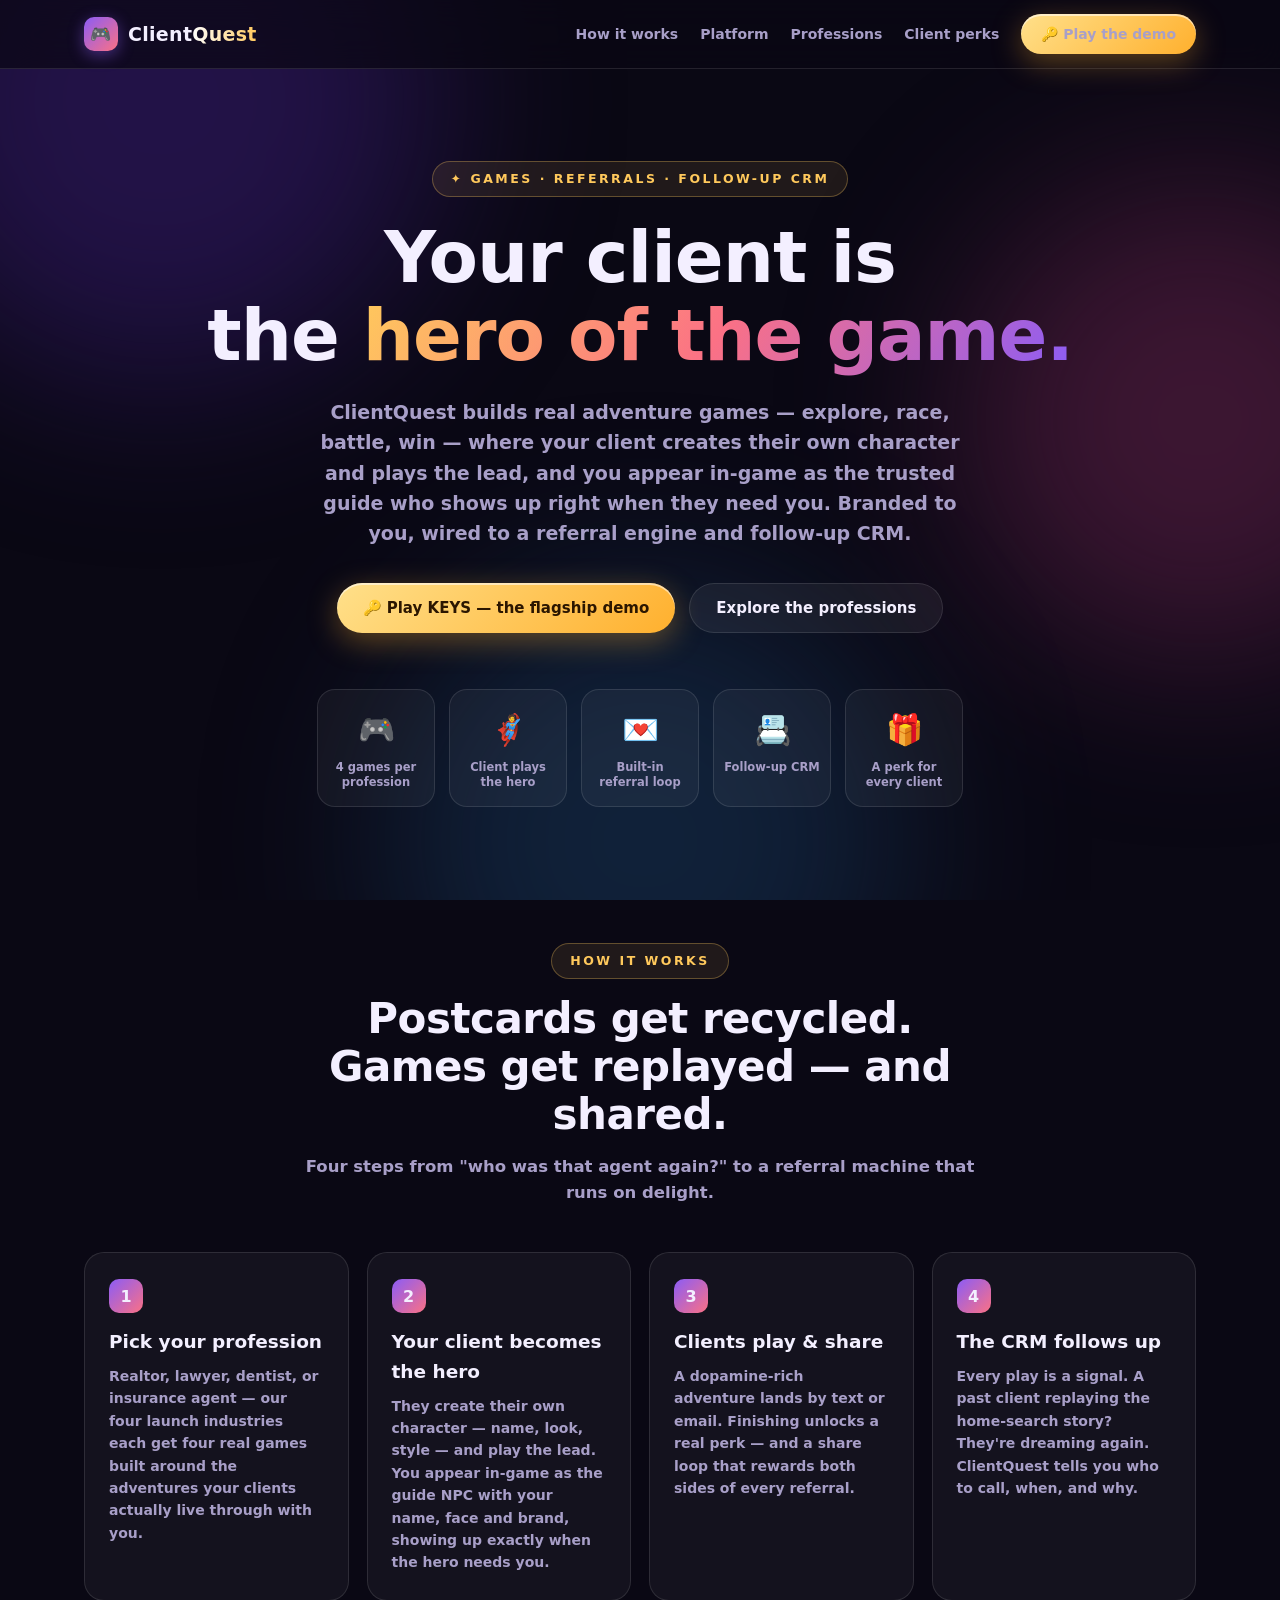
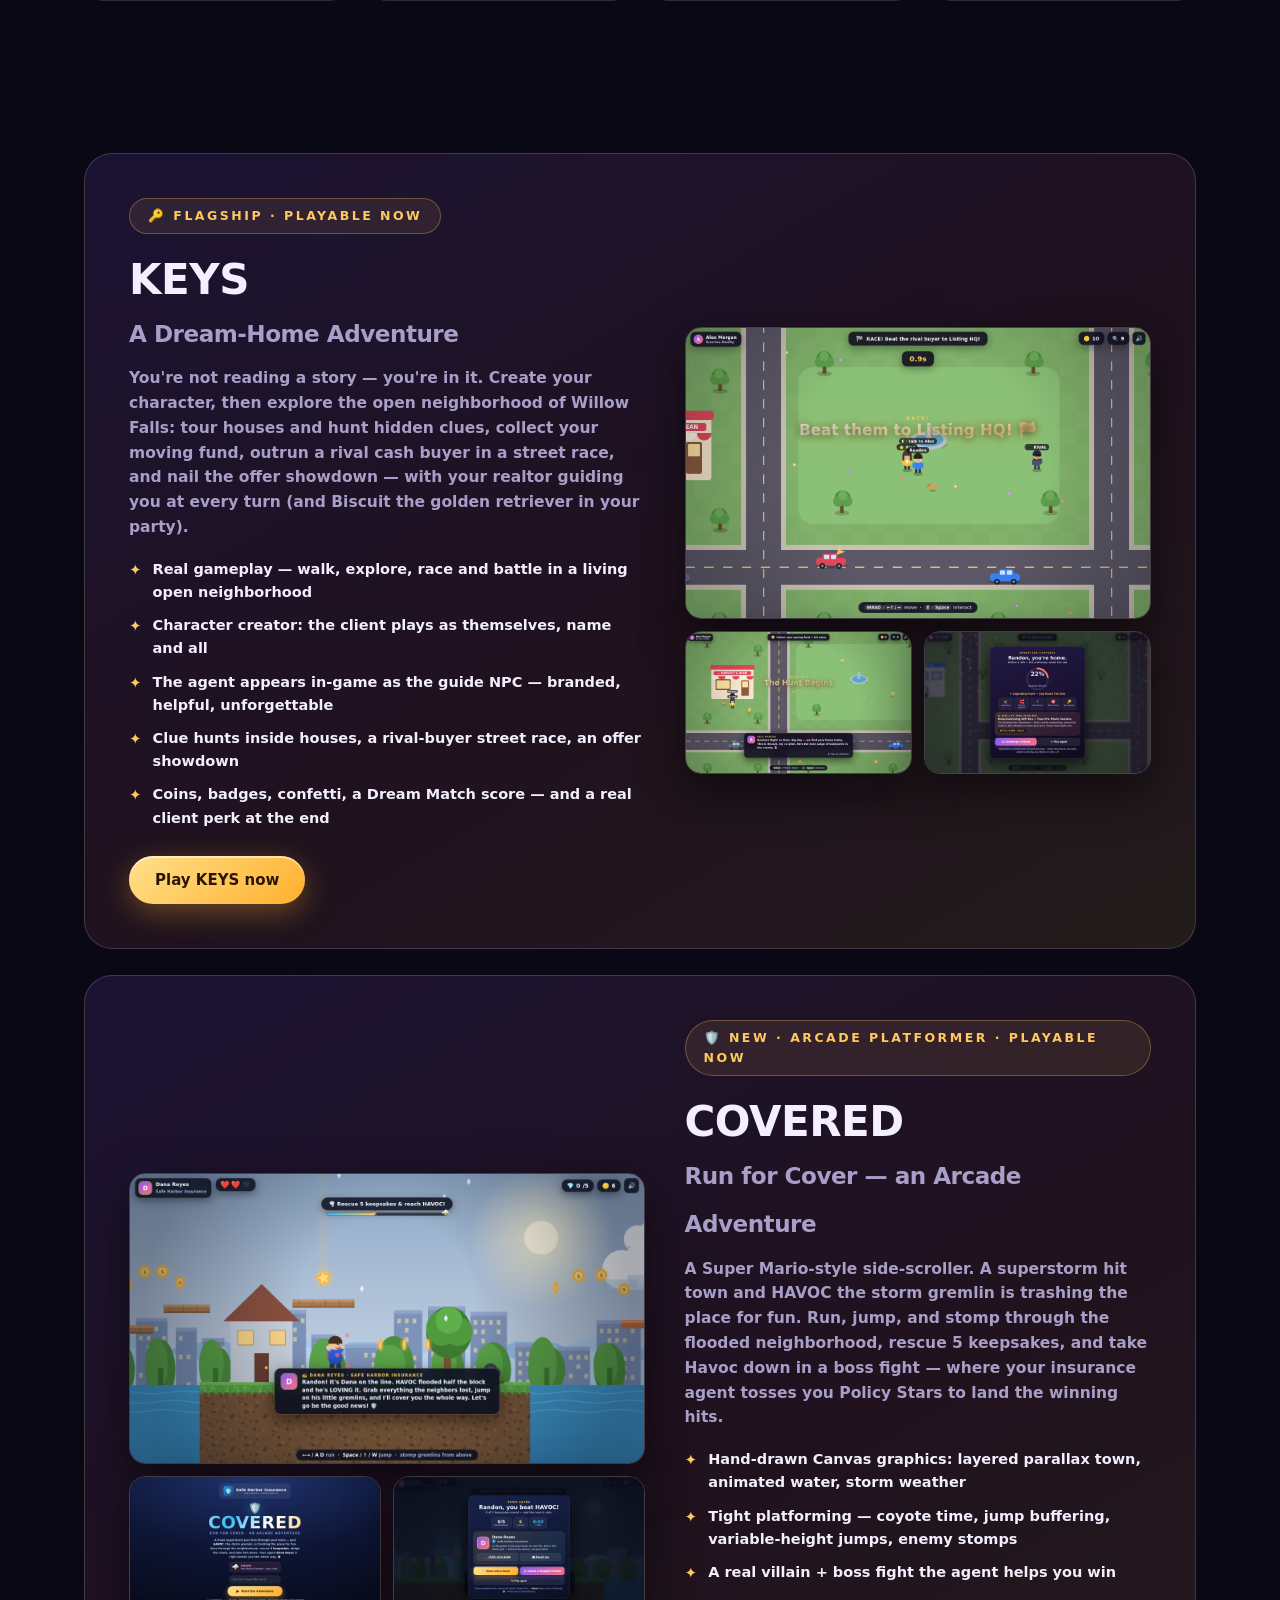
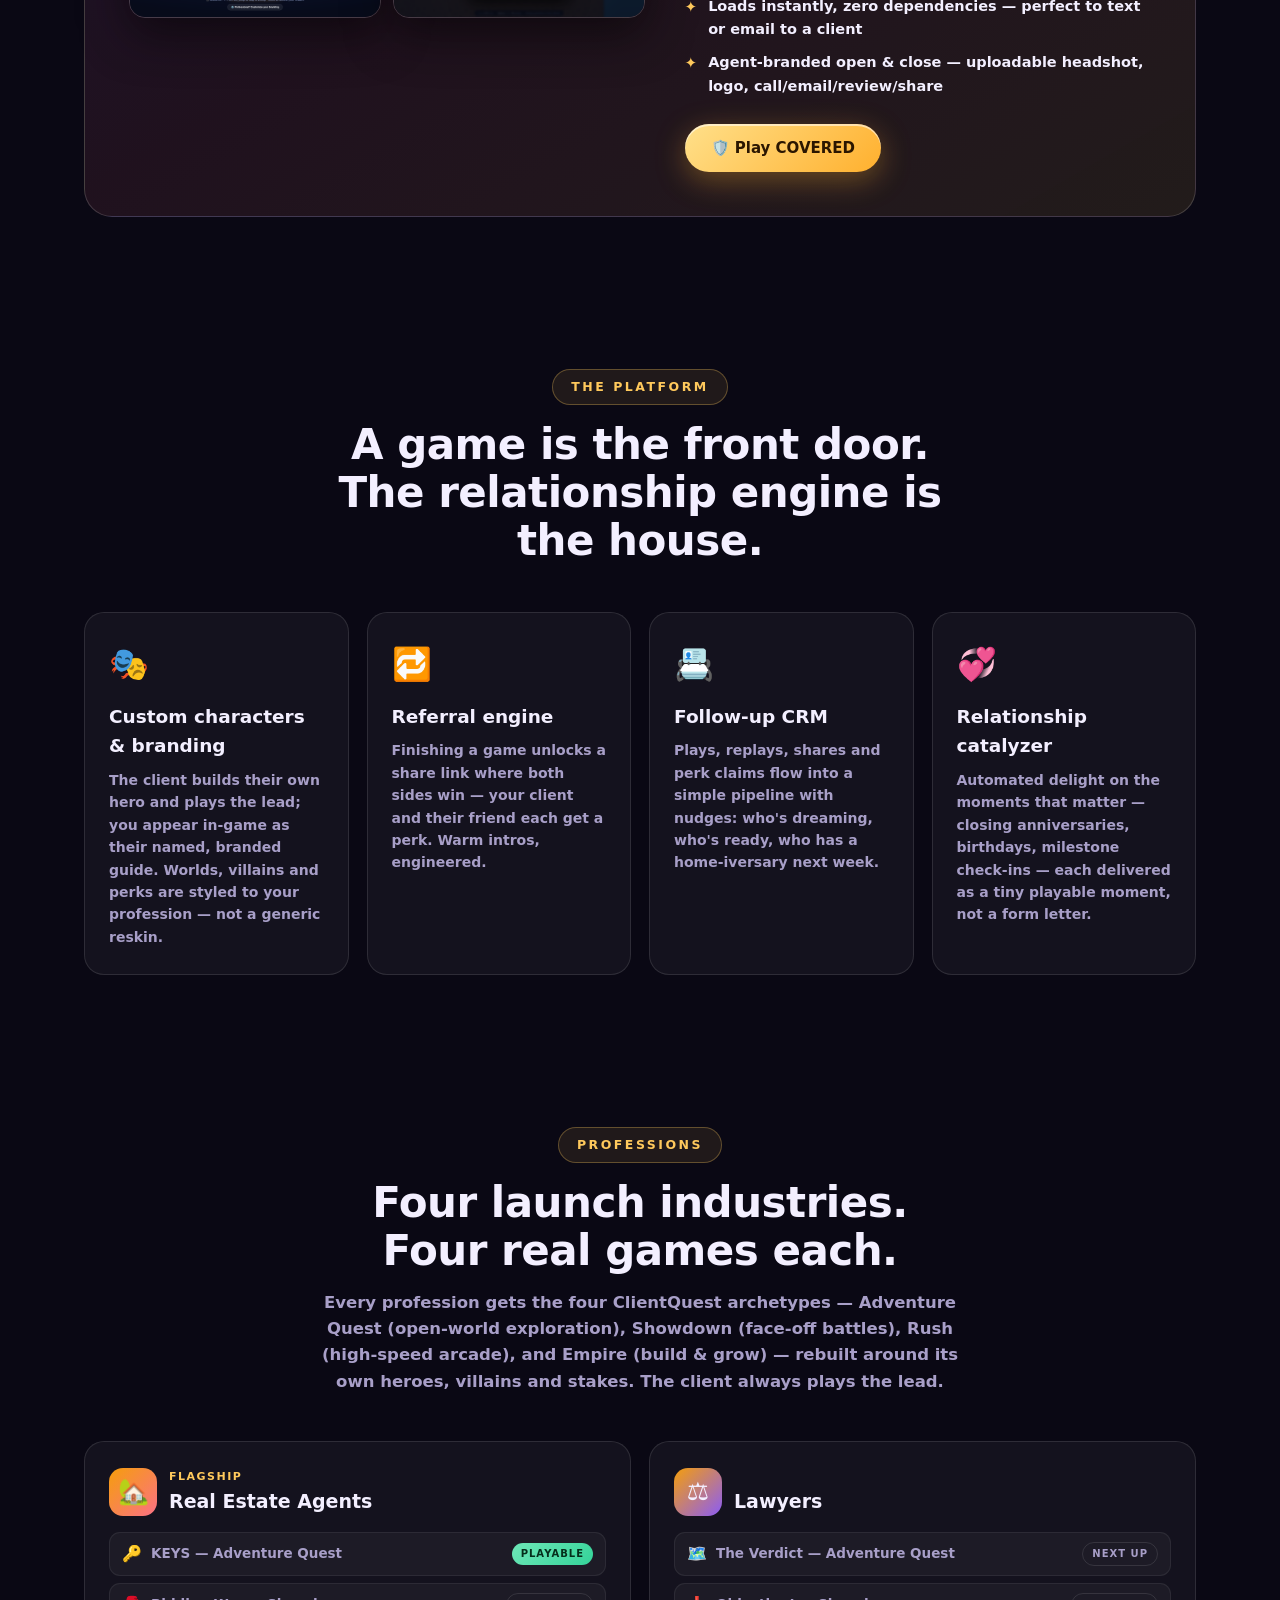
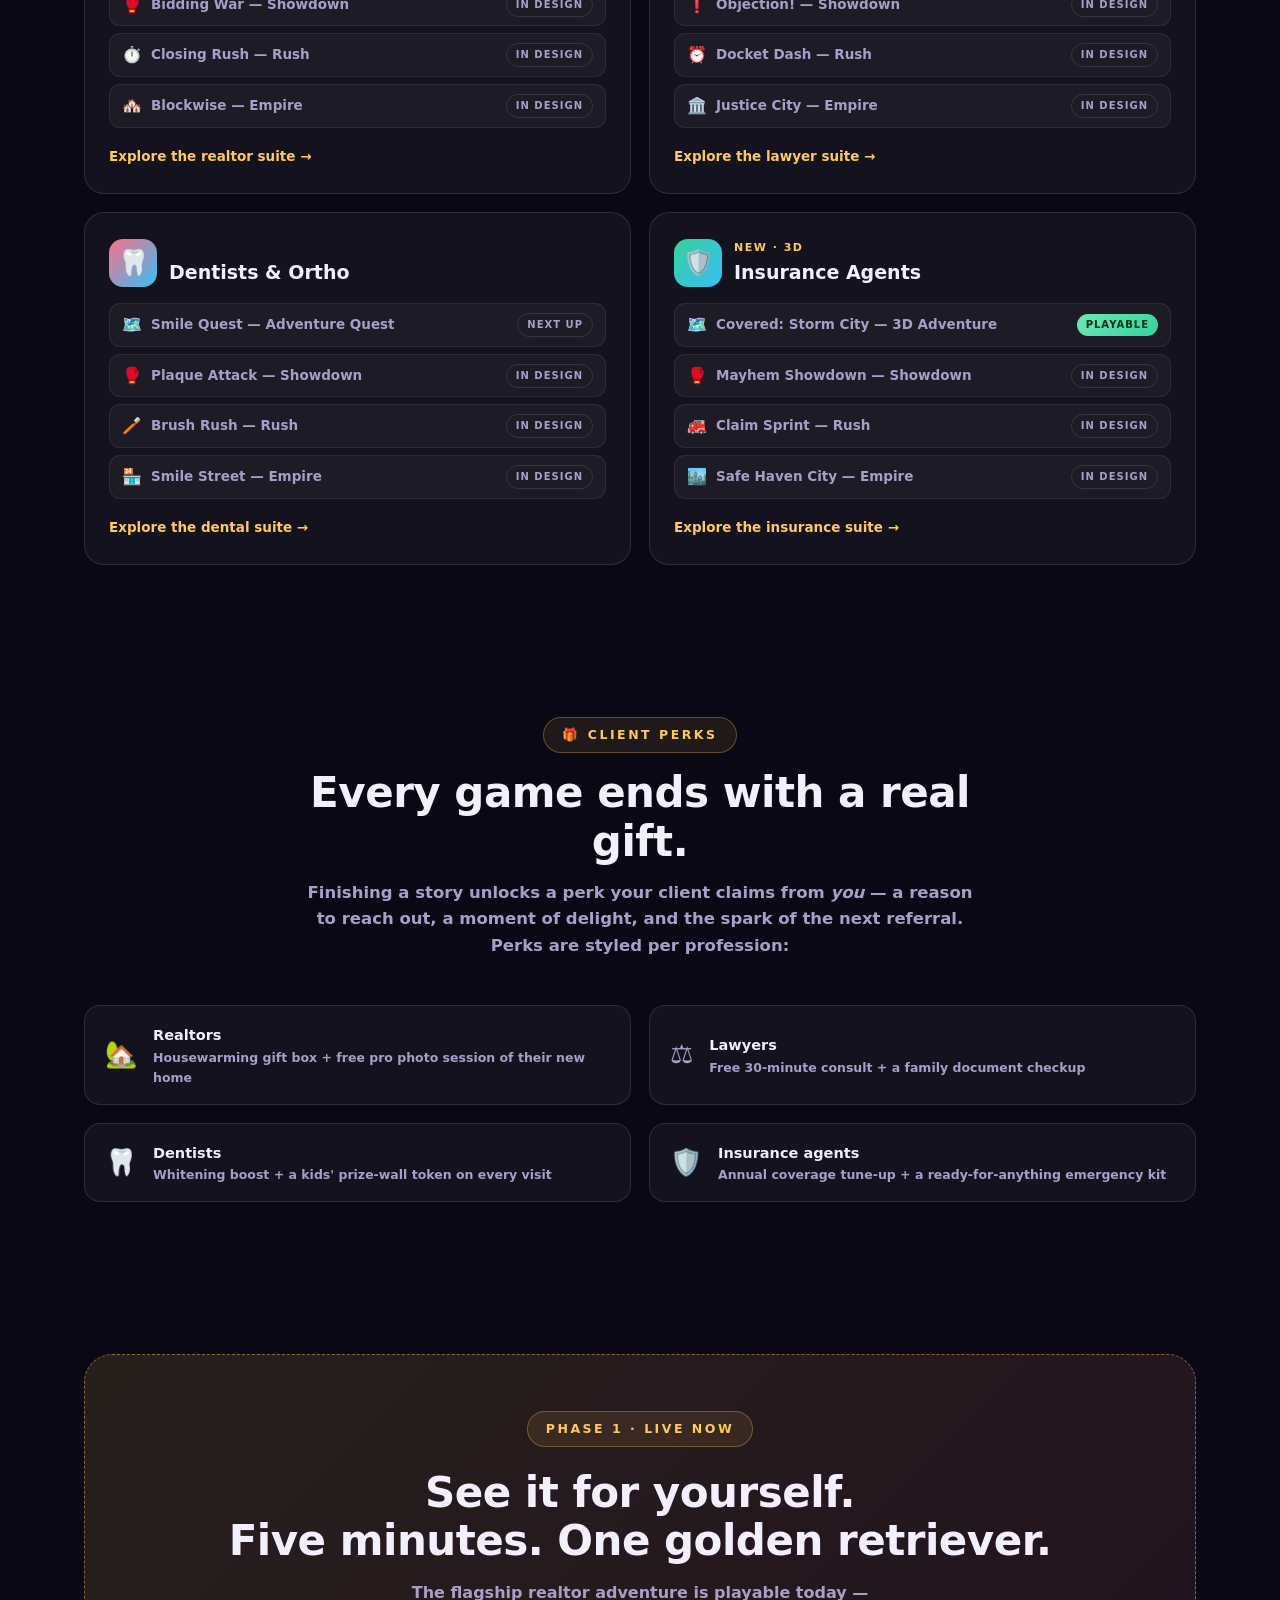
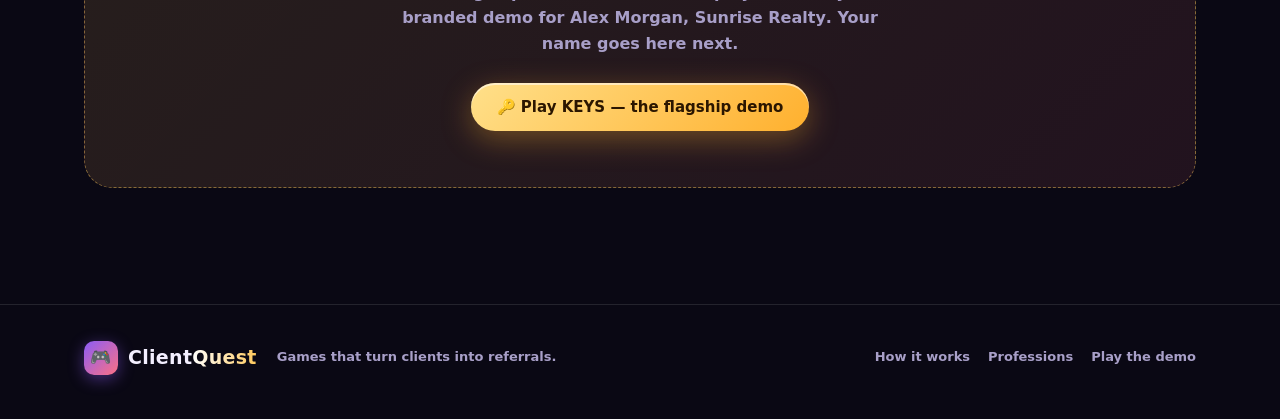
<file: index.html>
<!DOCTYPE html>
<html lang="en">
<head>
<meta charset="UTF-8">
<meta name="viewport" content="width=device-width, initial-scale=1.0">
<title>ClientQuest — Marketing Your Clients Will Actually Play</title>
<meta name="description" content="Custom-branded story games for relationship-driven professionals. Every player becomes a warm lead: referral engine, follow-up CRM, and a fun perk for every client.">
<link rel="icon" href="data:image/svg+xml,<svg xmlns='http://www.w3.org/2000/svg' viewBox='0 0 100 100'><text y='.9em' font-size='90'>🎮</text></svg>">
<link rel="stylesheet" href="css/site.css">
</head>
<body>
<div class="bg-blobs"><div class="blob b1"></div><div class="blob b2"></div><div class="blob b3"></div></div>

<nav>
  <div class="nav-inner">
    <a class="logo" href="index.html"><span class="mark">🎮</span><span>Client<b>Quest</b></span></a>
    <div class="nav-links">
      <a href="#how">How it works</a>
      <a href="#platform">Platform</a>
      <a href="#professions">Professions</a>
      <a href="#perks">Client perks</a>
      <a class="btn btn-gold btn-sm" href="games/realtor/keys/index.html">🔑 Play the demo</a>
    </div>
  </div>
</nav>

<!-- ============ HERO ============ -->
<header class="hero wrap">
  <div class="kicker">✦ Games · Referrals · Follow-up CRM</div>
  <h1>Your client is<br>the <span class="grad">hero of the game.</span></h1>
  <p class="sub">ClientQuest builds real adventure games — explore, race, battle, win — where your client creates their own character and plays the lead, and <b>you</b> appear in-game as the trusted guide who shows up right when they need you. Branded to you, wired to a referral engine and follow-up CRM.</p>
  <div class="ctas">
    <a class="btn btn-gold" href="games/realtor/keys/index.html">🔑 Play KEYS — the flagship demo</a>
    <a class="btn btn-ghost" href="#professions">Explore the professions</a>
  </div>
  <div class="tiles">
    <div class="tile"><span class="e">🎮</span><span class="n">4 games per profession</span></div>
    <div class="tile"><span class="e">🦸</span><span class="n">Client plays the hero</span></div>
    <div class="tile"><span class="e">💌</span><span class="n">Built-in referral loop</span></div>
    <div class="tile"><span class="e">📇</span><span class="n">Follow-up CRM</span></div>
    <div class="tile"><span class="e">🎁</span><span class="n">A perk for every client</span></div>
  </div>
</header>

<!-- ============ HOW IT WORKS ============ -->
<section id="how">
  <div class="wrap">
    <div class="sec-head reveal">
      <div class="kicker">How it works</div>
      <h2>Postcards get recycled.<br>Games get replayed — and shared.</h2>
      <p>Four steps from "who was that agent again?" to a referral machine that runs on delight.</p>
    </div>
    <div class="grid cols4">
      <div class="card reveal"><span class="step-num">1</span><h3>Pick your profession</h3><p>Realtor, lawyer, dentist, or insurance agent — our four launch industries each get four real games built around the adventures your clients actually live through with you.</p></div>
      <div class="card reveal"><span class="step-num">2</span><h3>Your client becomes the hero</h3><p>They create their own character — name, look, style — and play the lead. You appear in-game as the guide NPC with your name, face and brand, showing up exactly when the hero needs you.</p></div>
      <div class="card reveal"><span class="step-num">3</span><h3>Clients play &amp; share</h3><p>A dopamine-rich adventure lands by text or email. Finishing unlocks a real perk — and a share loop that rewards both sides of every referral.</p></div>
      <div class="card reveal"><span class="step-num">4</span><h3>The CRM follows up</h3><p>Every play is a signal. A past client replaying the home-search story? They're dreaming again. ClientQuest tells you who to call, when, and why.</p></div>
    </div>
  </div>
</section>

<!-- ============ FLAGSHIP DEMO ============ -->
<section id="demo">
  <div class="wrap">
    <div class="demo-panel reveal">
      <div>
        <div class="kicker">🔑 Flagship · Playable now</div>
        <h2>KEYS<br><span style="font-size:.55em;color:var(--muted)">A Dream-Home Adventure</span></h2>
        <p><b>You're not reading a story — you're in it.</b> Create your character, then explore the open neighborhood of Willow Falls: tour houses and hunt hidden clues, collect your moving fund, outrun a rival cash buyer in a street race, and nail the offer showdown — with your realtor guiding you at every turn (and Biscuit the golden retriever in your party).</p>
        <ul class="feat-list">
          <li>Real gameplay — walk, explore, race and battle in a living open neighborhood</li>
          <li>Character creator: the client plays as themselves, name and all</li>
          <li>The agent appears in-game as the guide NPC — branded, helpful, unforgettable</li>
          <li>Clue hunts inside houses, a rival-buyer street race, an offer showdown</li>
          <li>Coins, badges, confetti, a Dream Match score — and a real client perk at the end</li>
        </ul>
        <a class="btn btn-gold" href="games/realtor/keys/index.html">Play KEYS now</a>
      </div>
      <div class="demo-shots">
        <img class="wide" src="assets/keys-world.png" alt="KEYS gameplay — racing a rival buyer through the open neighborhood">
        <img src="assets/keys-meet.png" alt="KEYS gameplay — meeting your realtor guide at the café">
        <img src="assets/keys-end.png" alt="KEYS ending — Dream Match score, badges and client perk">
      </div>
    </div>

    <div class="demo-panel reveal" style="margin-top:26px">
      <div class="demo-shots">
        <img class="wide" src="assets/covered-plaza.png" alt="COVERED gameplay — the 3D city plaza with the stunt buggy and agent guide">
        <img src="assets/covered-title.png" alt="COVERED title screen — the agent's firm presents the game">
        <img src="assets/covered-end.png" alt="COVERED ending — agent contact card with review and share buttons">
      </div>
      <div>
        <div class="kicker">🛡️ New · Arcade platformer · Playable now</div>
        <h2>COVERED<br><span style="font-size:.55em;color:var(--muted)">Run for Cover — an Arcade Adventure</span></h2>
        <p><b>A Super Mario-style side-scroller.</b> A superstorm hit town and <b>HAVOC the storm gremlin</b> is trashing the place for fun. Run, jump, and stomp through the flooded neighborhood, rescue 5 keepsakes, and take Havoc down in a boss fight — where your insurance agent tosses you Policy Stars to land the winning hits.</p>
        <ul class="feat-list">
          <li>Hand-drawn Canvas graphics: layered parallax town, animated water, storm weather</li>
          <li>Tight platforming — coyote time, jump buffering, variable-height jumps, enemy stomps</li>
          <li>A real villain + boss fight the agent helps you win</li>
          <li>Loads instantly, zero dependencies — perfect to text or email to a client</li>
          <li>Agent-branded open &amp; close — uploadable headshot, logo, call/email/review/share</li>
        </ul>
        <a class="btn btn-gold" href="games/insurance/covered/index.html">🛡️ Play COVERED</a>
      </div>
    </div>
  </div>
</section>

<!-- ============ PLATFORM ============ -->
<section id="platform">
  <div class="wrap">
    <div class="sec-head reveal">
      <div class="kicker">The platform</div>
      <h2>A game is the front door.<br>The relationship engine is the house.</h2>
    </div>
    <div class="grid cols4">
      <div class="card reveal"><span class="e">🎭</span><h3>Custom characters &amp; branding</h3><p>The client builds their own hero and plays the lead; you appear in-game as their named, branded guide. Worlds, villains and perks are styled to your profession — not a generic reskin.</p></div>
      <div class="card reveal"><span class="e">🔁</span><h3>Referral engine</h3><p>Finishing a game unlocks a share link where <b>both sides win</b> — your client and their friend each get a perk. Warm intros, engineered.</p></div>
      <div class="card reveal"><span class="e">📇</span><h3>Follow-up CRM</h3><p>Plays, replays, shares and perk claims flow into a simple pipeline with nudges: who's dreaming, who's ready, who has a home-iversary next week.</p></div>
      <div class="card reveal"><span class="e">💞</span><h3>Relationship catalyzer</h3><p>Automated delight on the moments that matter — closing anniversaries, birthdays, milestone check-ins — each delivered as a tiny playable moment, not a form letter.</p></div>
    </div>
  </div>
</section>

<!-- ============ PROFESSIONS ============ -->
<section id="professions">
  <div class="wrap">
    <div class="sec-head reveal">
      <div class="kicker">Professions</div>
      <h2>Four launch industries.<br>Four real games each.</h2>
      <p>Every profession gets the four ClientQuest archetypes — <b>Adventure Quest</b> (open-world exploration), <b>Showdown</b> (face-off battles), <b>Rush</b> (high-speed arcade), and <b>Empire</b> (build &amp; grow) — rebuilt around its own heroes, villains and stakes. The client always plays the lead.</p>
    </div>
    <div class="grid cols2">

      <div class="card prof-card reveal" style="--pa:#f59e0b;--pb:#fb7185">
        <div class="top"><span class="pe">🏡</span><div><div class="flag">Flagship</div><h3>Real Estate Agents</h3></div></div>
        <ul class="gamelist">
          <li><span class="ge">🔑</span>KEYS — Adventure Quest<span class="live">PLAYABLE</span></li>
          <li><span class="ge">🥊</span>Bidding War — Showdown<span class="soon">IN DESIGN</span></li>
          <li><span class="ge">⏱️</span>Closing Rush — Rush<span class="soon">IN DESIGN</span></li>
          <li><span class="ge">🏘️</span>Blockwise — Empire<span class="soon">IN DESIGN</span></li>
        </ul>
        <a class="more" href="professions/real-estate.html">Explore the realtor suite →</a>
      </div>

      <div class="card prof-card reveal" style="--pa:#f59e0b;--pb:#8b5cf6">
        <div class="top"><span class="pe">⚖️</span><div><div class="flag">&nbsp;</div><h3>Lawyers</h3></div></div>
        <ul class="gamelist">
          <li><span class="ge">🗺️</span>The Verdict — Adventure Quest<span class="soon">NEXT UP</span></li>
          <li><span class="ge">❗</span>Objection! — Showdown<span class="soon">IN DESIGN</span></li>
          <li><span class="ge">⏰</span>Docket Dash — Rush<span class="soon">IN DESIGN</span></li>
          <li><span class="ge">🏛️</span>Justice City — Empire<span class="soon">IN DESIGN</span></li>
        </ul>
        <a class="more" href="professions/attorneys.html">Explore the lawyer suite →</a>
      </div>

      <div class="card prof-card reveal" style="--pa:#fb7185;--pb:#38bdf8">
        <div class="top"><span class="pe">🦷</span><div><div class="flag">&nbsp;</div><h3>Dentists &amp; Ortho</h3></div></div>
        <ul class="gamelist">
          <li><span class="ge">🗺️</span>Smile Quest — Adventure Quest<span class="soon">NEXT UP</span></li>
          <li><span class="ge">🥊</span>Plaque Attack — Showdown<span class="soon">IN DESIGN</span></li>
          <li><span class="ge">🪥</span>Brush Rush — Rush<span class="soon">IN DESIGN</span></li>
          <li><span class="ge">🏪</span>Smile Street — Empire<span class="soon">IN DESIGN</span></li>
        </ul>
        <a class="more" href="professions/dentists.html">Explore the dental suite →</a>
      </div>

      <div class="card prof-card reveal" style="--pa:#34d399;--pb:#38bdf8">
        <div class="top"><span class="pe">🛡️</span><div><div class="flag">New · 3D</div><h3>Insurance Agents</h3></div></div>
        <ul class="gamelist">
          <li><span class="ge">🗺️</span>Covered: Storm City — 3D Adventure<span class="live">PLAYABLE</span></li>
          <li><span class="ge">🥊</span>Mayhem Showdown — Showdown<span class="soon">IN DESIGN</span></li>
          <li><span class="ge">🚒</span>Claim Sprint — Rush<span class="soon">IN DESIGN</span></li>
          <li><span class="ge">🏙️</span>Safe Haven City — Empire<span class="soon">IN DESIGN</span></li>
        </ul>
        <a class="more" href="professions/insurance-agents.html">Explore the insurance suite →</a>
      </div>

    </div>
  </div>
</section>

<!-- ============ PERKS ============ -->
<section id="perks">
  <div class="wrap">
    <div class="sec-head reveal">
      <div class="kicker">🎁 Client perks</div>
      <h2>Every game ends with a real gift.</h2>
      <p>Finishing a story unlocks a perk your client claims from <em>you</em> — a reason to reach out, a moment of delight, and the spark of the next referral. Perks are styled per profession:</p>
    </div>
    <div class="grid cols2">
      <div class="perk-row reveal"><span class="pe">🏡</span><div><b>Realtors</b><span>Housewarming gift box + free pro photo session of their new home</span></div></div>
      <div class="perk-row reveal"><span class="pe">⚖️</span><div><b>Lawyers</b><span>Free 30-minute consult + a family document checkup</span></div></div>
      <div class="perk-row reveal"><span class="pe">🦷</span><div><b>Dentists</b><span>Whitening boost + a kids' prize-wall token on every visit</span></div></div>
      <div class="perk-row reveal"><span class="pe">🛡️</span><div><b>Insurance agents</b><span>Annual coverage tune-up + a ready-for-anything emergency kit</span></div></div>
    </div>
  </div>
</section>

<!-- ============ CTA ============ -->
<section>
  <div class="wrap">
    <div class="cta-band reveal">
      <div class="kicker">Phase 1 · Live now</div>
      <h2>See it for yourself.<br>Five minutes. One golden retriever.</h2>
      <p style="color:var(--muted);font-weight:600;margin:14px auto 26px;max-width:520px">The flagship realtor adventure is playable today — branded demo for <b>Alex Morgan, Sunrise Realty</b>. Your name goes here next.</p>
      <a class="btn btn-gold" href="games/realtor/keys/index.html">🔑 Play KEYS — the flagship demo</a>
    </div>
  </div>
</section>

<footer>
  <div class="wrap foot-inner">
    <a class="logo" href="index.html"><span class="mark">🎮</span><span>Client<b>Quest</b></span></a>
    <span class="muted">Games that turn clients into referrals.</span>
    <div class="right">
      <a href="#how">How it works</a>
      <a href="#professions">Professions</a>
      <a href="games/realtor/keys/index.html">Play the demo</a>
    </div>
  </div>
</footer>

<script src="js/site.js"></script>
</body>
</html>
</file>
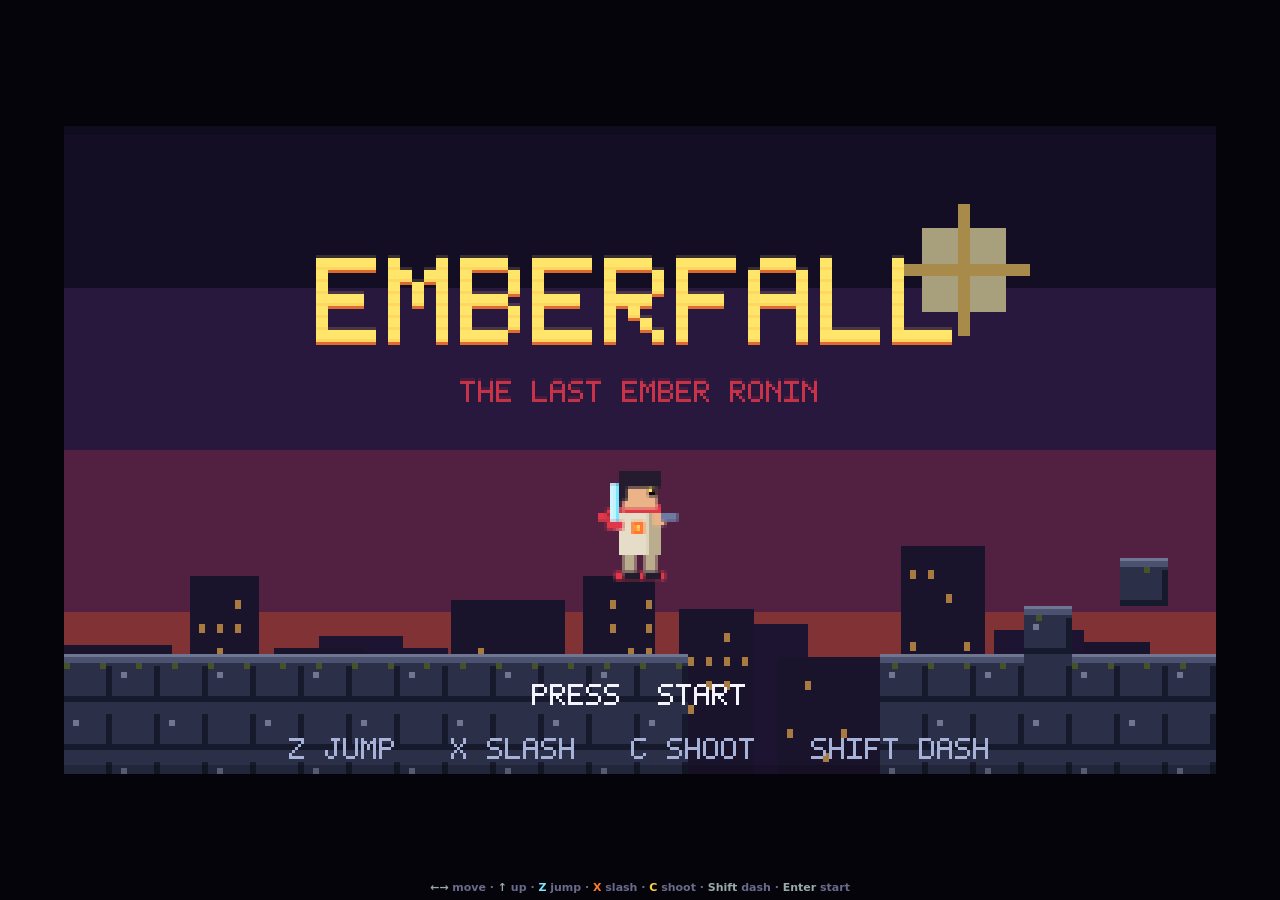
<file: games/arcade/emberfall/index.html>
<!DOCTYPE html>
<html lang="en">
<head>
<meta charset="UTF-8">
<meta name="viewport" content="width=device-width, initial-scale=1.0, maximum-scale=1.0, user-scalable=no, viewport-fit=cover">
<title>EMBERFALL — 16-bit Action</title>
<link rel="icon" href="data:image/svg+xml,<svg xmlns='http://www.w3.org/2000/svg' viewBox='0 0 100 100'><text y='.9em' font-size='90'>🔥</text></svg>">
<meta name="description" content="EMBERFALL — an original 16-bit SNES-era side-scrolling action platformer. Play Ash Vayle, the last Ember Ronin, cutting through the rogue machine legion of THE HOLLOW across the burning skyways of Aurelia.">
<style>
  html,body{margin:0;height:100%;background:#05040a;overflow:hidden;
    font-family:'Courier New',ui-monospace,monospace;-webkit-user-select:none;user-select:none;-webkit-tap-highlight-color:transparent}
  #wrap{position:fixed;inset:0;display:grid;place-items:center;background:#05040a}
  canvas{image-rendering:pixelated;image-rendering:crisp-edges;display:block;background:#000;touch-action:none}
  /* touch controls */
  #touch{position:fixed;inset:0;z-index:10;pointer-events:none;display:none}
  body.touch #touch{display:block}
  .tb{position:absolute;pointer-events:auto;display:grid;place-items:center;border-radius:50%;
    background:rgba(120,140,190,.14);border:2px solid rgba(160,180,230,.35);color:#cfe0ff;font-weight:900;
    font-family:system-ui;touch-action:none;backdrop-filter:blur(3px)}
  .tb:active,.tb.on{background:rgba(255,140,60,.35);border-color:#ff9a4a}
  #dLeft{left:16px;bottom:96px;width:64px;height:64px;font-size:26px}
  #dRight{left:92px;bottom:96px;width:64px;height:64px;font-size:26px}
  #dUp{left:54px;bottom:172px;width:60px;height:60px;font-size:22px}
  #dDown{left:54px;bottom:26px;width:60px;height:60px;font-size:22px}
  #bJump{right:20px;bottom:150px;width:74px;height:74px;font-size:15px;background:rgba(120,230,255,.2);border-color:#7ae6ff;color:#dffaff}
  #bAtk{right:104px;bottom:96px;width:70px;height:70px;font-size:15px;background:rgba(255,120,60,.2);border-color:#ff7a2e;color:#ffe0c0}
  #bShoot{right:20px;bottom:52px;width:66px;height:66px;font-size:14px;background:rgba(255,210,74,.18);border-color:#ffd24a;color:#fff3c0}
  #bDash{right:118px;bottom:186px;width:58px;height:58px;font-size:13px}
  #bStart{right:16px;top:16px;width:auto;height:auto;padding:8px 14px;border-radius:10px;font-size:12px}
  #hint{position:fixed;left:50%;bottom:6px;transform:translateX(-50%);z-index:9;color:#6a6a8a;font-size:11px;
    font-family:system-ui;font-weight:700;white-space:nowrap}
  body.touch #hint{display:none}
</style>
</head>
<body>
<div id="wrap"><canvas id="c"></canvas></div>
<div id="touch">
  <div class="tb" id="dLeft">◀</div><div class="tb" id="dRight">▶</div>
  <div class="tb" id="dUp">▲</div><div class="tb" id="dDown">▼</div>
  <div class="tb" id="bJump">JUMP</div><div class="tb" id="bAtk">SLASH</div>
  <div class="tb" id="bShoot">SHOOT</div><div class="tb" id="bDash">DASH</div>
  <div class="tb" id="bStart">START</div>
</div>
<div id="hint"><b style="color:#9aa">←→</b> move · <b style="color:#9aa">↑</b> up · <b style="color:#7ae6ff">Z</b> jump · <b style="color:#ff7a2e">X</b> slash · <b style="color:#ffd24a">C</b> shoot · <b style="color:#9aa">Shift</b> dash · <b style="color:#9aa">Enter</b> start</div>

<script>
'use strict';
/* =====================================================================
   EMBERFALL  ·  original 16-bit SNES-era action platformer
   Pure Canvas 2D · low-res pixel buffer · zero dependencies
   Hero: Ash Vayle, last Ember Ronin — plasma katana + wrist blaster.
   Foe:  THE HOLLOW, rogue machine legion over sky-city Aurelia.
   ---------------------------------------------------------------------
   Sections: Palette · Font · Input · Audio · Tiles · Level ·
             Entities · Boss · Game(states,loop,camera,HUD) · Render
   ===================================================================== */
const BASE_W=384, BASE_H=216, TILE=16;
const clamp=(v,a,b)=> v<a?a:v>b?b:v;
const rnd=(a,b)=> a+Math.random()*(b-a);
const sgn=Math.sign;

/* ==================== PALETTE (limited, saturated) ==================== */
const PAL={
  sky0:'#1a1230', sky1:'#3a2258', sky2:'#7a2f5e', sky3:'#c24a4a', sun:'#ffd06a', sunHot:'#fff0b8',
  fog:'#5a3a66',
  mtn0:'#2a1c44', mtn1:'#3d2a5e', city0:'#241a3a', city1:'#33264e', cityLit:'#ffb85a',
  metD:'#20243c', met:'#3f4766', metL:'#6f7aa2', metHi:'#a6b2d8',
  grd:'#4a2f24', grdT:'#7d4a2e', grdHi:'#b5794a', grdMoss:'#6a7a3a',
  emb:'#ff7a2e', emb2:'#ffb238', emb3:'#ffe66a', embHot:'#fff4c0',
  bld:'#79e6ff', bldHot:'#e8ffff',
  suit:'#e6ddc8', suitSh:'#b9ad8e', skin:'#eab488', hair:'#241c2e', scarf:'#e0384a', scarfSh:'#a8283a',
  foe:'#7c3550', foeL:'#c05a72', foeHi:'#ef8aa0', eye:'#ffe066', eyeHot:'#fff3b0', core:'#ff5a4a',
  wht:'#f4f4ff', blk:'#0a0812',
  hp:'#ef4258', hpd:'#4a1420', en:'#38bdf8', end:'#123448',
  crate:'#8a5a34', crateT:'#b57a44', crateBolt:'#e0b060',
};

/* ==================== 5x7 PIXEL FONT ==================== */
const FONT=(()=>{ // rows top->bottom, 5 bits each
  const G={};
  const D={
  A:'01110 10001 10001 11111 10001 10001 10001',B:'11110 10001 10001 11110 10001 10001 11110',
  C:'01111 10000 10000 10000 10000 10001 01110',D:'11110 10001 10001 10001 10001 10001 11110',
  E:'11111 10000 10000 11110 10000 10000 11111',F:'11111 10000 10000 11110 10000 10000 10000',
  G:'01111 10000 10000 10111 10001 10001 01111',H:'10001 10001 10001 11111 10001 10001 10001',
  I:'11111 00100 00100 00100 00100 00100 11111',J:'00111 00010 00010 00010 10010 10010 01100',
  K:'10001 10010 10100 11000 10100 10010 10001',L:'10000 10000 10000 10000 10000 10000 11111',
  M:'10001 11011 10101 10101 10001 10001 10001',N:'10001 11001 10101 10011 10001 10001 10001',
  O:'01110 10001 10001 10001 10001 10001 01110',P:'11110 10001 10001 11110 10000 10000 10000',
  Q:'01110 10001 10001 10001 10101 10010 01101',R:'11110 10001 10001 11110 10100 10010 10001',
  S:'01111 10000 10000 01110 00001 00001 11110',T:'11111 00100 00100 00100 00100 00100 00100',
  U:'10001 10001 10001 10001 10001 10001 01110',V:'10001 10001 10001 10001 10001 01010 00100',
  W:'10001 10001 10001 10101 10101 11011 10001',X:'10001 10001 01010 00100 01010 10001 10001',
  Y:'10001 10001 01010 00100 00100 00100 00100',Z:'11111 00001 00010 00100 01000 10000 11111',
  '0':'01110 10011 10101 10101 11001 10001 01110','1':'00100 01100 00100 00100 00100 00100 01110',
  '2':'01110 10001 00001 00110 01000 10000 11111','3':'11110 00001 00001 01110 00001 00001 11110',
  '4':'00010 00110 01010 10010 11111 00010 00010','5':'11111 10000 11110 00001 00001 10001 01110',
  '6':'00110 01000 10000 11110 10001 10001 01110','7':'11111 00001 00010 00100 01000 01000 01000',
  '8':'01110 10001 10001 01110 10001 10001 01110','9':'01110 10001 10001 01111 00001 00010 01100',
  ' ':'00000 00000 00000 00000 00000 00000 00000','!':'00100 00100 00100 00100 00100 00000 00100',
  ':':'00000 00100 00100 00000 00100 00100 00000','-':'00000 00000 00000 11111 00000 00000 00000',
  '.':'00000 00000 00000 00000 00000 00000 00100',"'":'00100 00100 00100 00000 00000 00000 00000',
  '/':'00001 00010 00010 00100 01000 01000 10000',',':'00000 00000 00000 00000 00100 00100 01000',
  };
  for(const k in D) G[k]=D[k].split(' ').map(r=>parseInt(r,2));
  return G;
})();

/* ==================== INPUT ==================== */
const K={left:0,right:0,up:0,down:0,jump:0,atk:0,shoot:0,dash:0,start:0,
  _jp:0,_ap:0,_sp:0,_dp:0,_stp:0,_pj:0,_pa:0,_ps:0,_pd:0,_pst:0};
function pollEdges(){ K._jp=K.jump&&!K._pj; K._ap=K.atk&&!K._pa; K._sp=K.shoot&&!K._ps; K._dp=K.dash&&!K._pd; K._stp=K.start&&!K._pst;
  K._pj=K.jump;K._pa=K.atk;K._ps=K.shoot;K._pd=K.dash;K._pst=K.start; }
const KEYMAP={ArrowLeft:'left',KeyA:'left',ArrowRight:'right',KeyD:'right',ArrowUp:'up',KeyW:'up',ArrowDown:'down',KeyS:'down',
  KeyZ:'jump',Space:'jump',KeyX:'atk',KeyJ:'atk',KeyC:'shoot',KeyK:'shoot',ShiftLeft:'dash',ShiftRight:'dash',KeyL:'dash',
  Enter:'start',KeyP:'start'};
addEventListener('keydown',e=>{ const m=KEYMAP[e.code]; if(m){K[m]=1;e.preventDefault();} });
addEventListener('keyup',e=>{ const m=KEYMAP[e.code]; if(m){K[m]=0;e.preventDefault();} });
function bindTouch(){ const map=[['dLeft','left'],['dRight','right'],['dUp','up'],['dDown','down'],
    ['bJump','jump'],['bAtk','atk'],['bShoot','shoot'],['bDash','dash'],['bStart','start']];
  for(const[id,k]of map){ const el=document.getElementById(id); if(!el)continue;
    const on=e=>{K[k]=1;el.classList.add('on');e.preventDefault();}, off=e=>{K[k]=0;el.classList.remove('on');e.preventDefault&&e.preventDefault();};
    el.addEventListener('touchstart',on,{passive:false}); el.addEventListener('touchend',off,{passive:false}); el.addEventListener('touchcancel',off); }
  addEventListener('touchstart',()=>document.body.classList.add('touch'),{once:true});
}

/* ==================== AUDIO (chiptune + sfx) ==================== */
const AU={ctx:null,muted:false,master:null,musicOn:false,
  init(){ if(this.ctx)return; try{ this.ctx=new (window.AudioContext||window.webkitAudioContext)();
    this.master=this.ctx.createGain(); this.master.gain.value=.5; this.master.connect(this.ctx.destination);}catch(e){} },
  blip(f,dur,type='square',vol=.16,at=0,bendTo){ if(this.muted||!this.ctx)return; const c=this.ctx,o=c.createOscillator(),g=c.createGain();
    o.type=type; o.frequency.setValueAtTime(f,c.currentTime+at); if(bendTo)o.frequency.exponentialRampToValueAtTime(bendTo,c.currentTime+at+dur);
    g.gain.setValueAtTime(0,c.currentTime+at); g.gain.linearRampToValueAtTime(vol,c.currentTime+at+.008);
    g.gain.exponentialRampToValueAtTime(.0001,c.currentTime+at+dur); o.connect(g); g.connect(this.master);
    o.start(c.currentTime+at); o.stop(c.currentTime+at+dur+.02); },
  noise(dur,vol=.16,at=0,hp=800){ if(this.muted||!this.ctx)return; const c=this.ctx,n=c.createBufferSource();
    const b=c.createBuffer(1,c.sampleRate*dur,c.sampleRate),d=b.getChannelData(0); for(let i=0;i<d.length;i++)d[i]=Math.random()*2-1;
    n.buffer=b; const f=c.createBiquadFilter(); f.type='highpass'; f.frequency.value=hp; const g=c.createGain();
    g.gain.setValueAtTime(vol,c.currentTime+at); g.gain.exponentialRampToValueAtTime(.0001,c.currentTime+at+dur);
    n.connect(f); f.connect(g); g.connect(this.master); n.start(c.currentTime+at); n.stop(c.currentTime+at+dur+.02); },
  // sfx
  jump(){ this.blip(300,.14,'square',.14,0,620); },
  slash(){ this.blip(880,.09,'sawtooth',.12,0,1400); this.noise(.06,.08,0,2000); },
  shoot(){ this.blip(700,.08,'square',.1,0,1200); },
  hit(){ this.noise(.08,.12,0,1200); this.blip(180,.1,'square',.1); },
  foeDie(){ this.blip(400,.12,'square',.12,0,120); this.noise(.14,.1,0,600); },
  hurt(){ this.blip(200,.22,'sawtooth',.16,0,90); },
  pickup(){ this.blip(880,.07,'square',.12); this.blip(1320,.09,'square',.12,.06); },
  dash(){ this.noise(.14,.1,0,1400); this.blip(500,.1,'sawtooth',.08,0,900); },
  bossHit(){ this.blip(160,.14,'square',.14,0,80); this.noise(.1,.12,0,500); },
  bossDie(){ for(let i=0;i<6;i++) this.noise(.2,.12,i*.12,rnd(300,900)); },
  win(){ [523,659,784,1047,1319].forEach((f,i)=>this.blip(f,.3,'square',.14,i*.12)); },
  // music: driving minor loop, scheduled with lookahead
  seq:null, startMusic(){ if(this.musicOn||!this.ctx)return; this.musicOn=true; this.step=0; this.next=this.ctx.currentTime+.05;
    const bpm=152, spb=60/bpm/2; // 8th notes
    const A=220, scale=n=>A*Math.pow(2,n/12);
    // note indices (A minor-ish driving)
    const lead=[ 0,12,7,12, 3,12,7,10, 0,12,7,12, 5,8,7,3, 0,12,7,12, 3,12,7,10, 8,7,5,3, 2,0,-2,-3 ];
    const bass=[ -12,-12,0,-12, -9,-9,3,-9, -12,-12,0,-12, -7,-7,5,-7, -12,-12,0,-12, -9,-9,3,-9, -4,-4,-5,-5, -7,-7,-10,-12 ];
    const drum=[ 1,0,2,0, 1,0,2,2, 1,0,2,0, 1,2,2,0 ]; // 1=kick 2=snare/hat
    this.seq=setInterval(()=>{ if(!this.musicOn||this.muted){ return; } const c=this.ctx;
      while(this.next < c.currentTime+.12){ const s=this.step%lead.length, sd=this.step%drum.length; const at=this.next-c.currentTime;
        this.blip(scale(lead[s]),spb*.9,'square',.05,at); this.blip(scale(bass[s])/2,spb*.95,'triangle',.09,at);
        const d=drum[sd]; if(d===1){ this.blip(70,.12,'sine',.16,at,40);} else if(d===2){ this.noise(.05,.06,at,3000);}
        if(this.step%2===0) this.noise(.02,.02,at,6000);
        this.next+=spb; this.step++; }
    },25); },
  stopMusic(){ this.musicOn=false; if(this.seq){clearInterval(this.seq);this.seq=null;} },
};

/* ==================== LEVEL ==================== */
/* legend: '#' metal  'T' top  '=' oneway  '^' spike-up  'v' spike-down  'B'/'.' empty
   entities placed then cleared: e=walker f=flyer g=turret o=crate h=health w=energy
   c=checkpoint K=crusher J=firejet M=miniboss @=boss-gate P=player  */
const MAPROWS=[
"                                                                                                                                                    @@",
"                                                                                                                                                    @@",
"                                                                                                                                                    @@",
"                                                                                                                                                    @@",
"                                        f                           f K                               f                         f                   @@",
"                                                                                                                                                    @@",
"                        h                                                   vv                                                                      @@",
"                        =                                         ======                               h                      ======                @@",
"                        #             ======    g                                   g               ======                                          @@",
"                      #                         ##                                  ##                          ##                                  @@",
"   P     e       o  #     e ^^                o   e       w J ^^c       e       M       o       e           ^^J   o e c     g         e Z           @@",
"#############    ###############    ##################    ################################    ##########################    ########################@@",
"#############    ###############    ##################    ################################    ##########################    ########################@@",
"#############    ###############    ##################    ################################    ##########################    ########################@@"
];
const Level=(()=>{
  const rows=MAPROWS.map(r=>r.split('')); const H=rows.length, W=Math.max(...rows.map(r=>r.length));
  for(const r of rows) while(r.length<W) r.push(' ');
  const spawns=[]; let playerStart={x:2*TILE,y:5*TILE}, bossGate=W*TILE, miniboss=null;
  const put=(t,x,y)=>spawns.push({t,x:x*TILE+8,y:y*TILE+15});
  for(let y=0;y<H;y++)for(let x=0;x<W;x++){ const ch=rows[y][x];
    if('efgohwKJM'.includes(ch)){ put(ch,x,y); rows[y][x]=' '; }
    else if(ch==='Z'){ bossGate=x*TILE; rows[y][x]=' '; }
    else if(ch==='c'){ put('c',x,y); rows[y][x]=' '; }
    else if(ch==='P'){ playerStart={x:x*TILE+8,y:y*TILE+14}; rows[y][x]=' '; }
      }
  if(bossGate>=W*TILE){ for(let x=0;x<W;x++){ let hit=false; for(let y=0;y<H;y++) if(rows[y][x]==='@') hit=true; if(hit){ bossGate=x*TILE-32; break; } } }
  const solid=(tx,ty)=>{ if(ty<0) return false; if(tx<0) return true; if(ty>=H) return true; if(tx>=W) return false;
    const ch=rows[ty][tx]; return ch==='#'||ch==='T'||ch==='@'; };
  const oneway=(tx,ty)=>{ if(ty<0||ty>=H||tx<0||tx>=W) return false; return rows[ty][tx]==='='; };
  const spikeAt=(tx,ty)=>{ if(ty<0||ty>=H||tx<0||tx>=W) return 0; const ch=rows[ty][tx]; return ch==='^'?1:ch==='v'?-1:0; };
  return {rows,W,H,solid,oneway,spikeAt,spawns,playerStart,bossGate,miniboss,pxW:W*TILE,pxH:H*TILE};
})();

/* ==================== PHYSICS HELPERS ==================== */
function tileSolidPx(x,y){ return Level.solid(Math.floor(x/TILE),Math.floor(y/TILE)); }
// AABB actor vs tilemap, per-axis. actor={x,y,w,h,vx,vy,grounded,onwall}
function moveActor(a,dt,oneWayDrop){
  a.grounded=false; a.onwall=0;
  // X
  let nx=a.x+a.vx*dt; const dir=sgn(a.vx);
  if(dir!==0){ const ahead = dir>0 ? nx+a.w/2 : nx-a.w/2;
    const y0=a.y-a.h+2, y1=a.y-2;
    for(let y=y0;y<=y1;y+=TILE*.9){ if(tileSolidPx(ahead,y)){ const tx=Math.floor(ahead/TILE);
      nx = dir>0 ? tx*TILE-a.w/2-0.01 : (tx+1)*TILE+a.w/2+0.01; a.vx=0; a.onwall=dir; break; } }
    if(tileSolidPx(ahead,y1)&&!a.onwall){} }
  a.x=nx;
  // Y
  let ny=a.y+a.vy*dt; const vdir=sgn(a.vy);
  const xL=a.x-a.w/2+2, xR=a.x+a.w/2-2;
  if(vdir>0){ const feet=ny; let hit=false;
    for(let x=xL;x<=xR;x+=TILE*.9){ if(tileSolidPx(x,feet)){ hit=true; const ty=Math.floor(feet/TILE); ny=ty*TILE-0.01; break; }
      // one-way: only when moving down and feet crossed the top
      if(!oneWayDrop){ const ty=Math.floor(feet/TILE); if(Level.oneway(Math.floor(x/TILE),ty) && (a.y-1)<=ty*TILE && feet>=ty*TILE){ hit=true; ny=ty*TILE-0.01; break; } } }
    if(hit){ a.vy=0; a.grounded=true; }
  } else if(vdir<0){ const head=ny-a.h;
    for(let x=xL;x<=xR;x+=TILE*.9){ if(tileSolidPx(x,head)){ const ty=Math.floor(head/TILE); ny=(ty+1)*TILE+a.h+0.01; a.vy=0; break; } } }
  a.y=ny;
}

/* ==================== PARTICLES ==================== */
const FX=[];
function spark(x,y,n,cols,spd=90,life=.5,grav=180){ for(let i=0;i<n;i++){ const a=rnd(0,7),s=rnd(spd*.3,spd);
  FX.push({x,y,vx:Math.cos(a)*s,vy:Math.sin(a)*s-40,g:grav,life,dec:rnd(1.2,2.2),c:cols[i%cols.length],r:rnd(1,2.4)}); } }
function updateFX(dt){ for(let i=FX.length-1;i>=0;i--){ const p=FX[i]; p.vy+=p.g*dt; p.x+=p.vx*dt; p.y+=p.vy*dt; p.life-=p.dec*dt; if(p.life<=0)FX.splice(i,1); } }

/* ==================== ENTITIES ==================== */
const Bullets=[], Foes=[], Pickups=[], Crates=[], Hazards=[];
function addBullet(x,y,vx,vy,owner,dmg,type){ Bullets.push({x,y,vx,vy,owner,dmg,type:type||'shot',life:2,r:type==='foe'?3:2.5}); }

function spawnLevel(){
  Foes.length=Bullets.length=Pickups.length=Crates.length=Hazards.length=FX.length=0;
  for(const s of Level.spawns){
    if(s.t==='e') Foes.push(makeWalker(s.x,s.y));
    else if(s.t==='f') Foes.push(makeFlyer(s.x,s.y-40));
    else if(s.t==='g') Foes.push(makeTurret(s.x,s.y));
    else if(s.t==='o') Crates.push({x:s.x,y:s.y-8,w:14,h:14,hp:2});
    else if(s.t==='h') Pickups.push({x:s.x,y:s.y-6,type:'hp',ph:rnd(0,7)});
    else if(s.t==='w') Pickups.push({x:s.x,y:s.y-6,type:'en',ph:rnd(0,7)});
    else if(s.t==='c') Game.checkpoints.push({x:s.x,y:s.y});
    else if(s.t==='K') Hazards.push({type:'crush',x:s.x-8,y:s.y-16*7,w:26,h:20,t:rnd(0,3),oy:s.y-16*7});
    else if(s.t==='J') Hazards.push({type:'fire',x:s.x-6,y:s.y-4,w:12,t:rnd(0,3)});
    else if(s.t==='M') Foes.push(makeBrute(s.x,s.y));
  }
}
function makeWalker(x,y){ return {kind:'walker',x,y,w:14,h:16,vx:-24,vy:0,dir:-1,hp:3,stun:0,inv:0,grounded:false,ph:rnd(0,7),touch:8,score:100,fire:0}; }
function makeFlyer(x,y){ return {kind:'flyer',x,y,w:16,h:12,vx:0,vy:0,hp:2,stun:0,inv:0,ph:rnd(0,7),baseY:y,touch:8,score:150,fire:rnd(1,2)}; }
function makeTurret(x,y){ return {kind:'turret',x,y:y,w:14,h:16,vx:0,vy:0,hp:4,stun:0,inv:0,touch:8,score:150,fire:1.2}; }
function makeBrute(x,y){ return {kind:'brute',x,y,w:20,h:24,vx:0,vy:0,dir:-1,hp:18,maxhp:18,stun:0,inv:0,grounded:false,ph:rnd(0,7),touch:8,score:800,lunge:0,cool:1.4,miniboss:true}; }

/* ==================== HERO ==================== */
const Hero={
  x:0,y:0,w:11,h:18,vx:0,vy:0,face:1,grounded:false,onwall:0,wallSlide:0,
  state:'idle',anim:0,hp:12,maxhp:12,en:16,maxen:16,inv:0,hurt:0,
  coyote:0,jbuf:0,jumpCut:false,dashT:0,dashCD:0,attackT:0,attackHit:false,combo:0,comboT:0,shootCD:0,dead:0,
  reset(x,y){ this.x=x;this.y=y;this.vx=0;this.vy=0;this.hp=this.maxhp;this.en=this.maxen;this.inv=1;this.state='idle';this.dead=0;this.face=1; },
  update(dt){
    if(this.dead>0){ this.dead-=dt; this.vy+=520*dt; this.y+=this.vy*dt; this.anim+=dt*8; return; }
    const RUN=118, ACC=1400, AIR=900, FRIC=1200, GRAV=560, JUMP=-206, DASHV=260;
    if(this.inv>0)this.inv-=dt; if(this.hurt>0)this.hurt-=dt; if(this.dashCD>0)this.dashCD-=dt;
    if(this.comboT>0){ this.comboT-=dt; if(this.comboT<=0)this.combo=0; }
    if(this.shootCD>0)this.shootCD-=dt; if(this.en<this.maxen)this.en=Math.min(this.maxen,this.en+dt*2.4);
    let ix=(K.right?1:0)-(K.left?1:0);
    // dash
    if(K._dp && this.dashCD<=0 && this.dashT<=0){ this.dashT=.2; this.dashCD=.5; this.inv=Math.max(this.inv,.2);
      this.vx=(ix||this.face)*DASHV; this.face=sgn(this.vx)||this.face; AU.dash(); spark(this.x,this.y-8,8,[PAL.bld,PAL.wht]); }
    if(this.dashT>0){ this.dashT-=dt; this.vx=(this.face)*DASHV*(this.dashT>0?1:0)|| this.vx; if(this.dashT<=0){ this.vx*=.4; } }
    else {
      const acc=this.grounded?ACC:AIR;
      if(ix!==0){ this.vx+=ix*acc*dt; this.vx=clamp(this.vx,-RUN,RUN); this.face=ix; }
      else if(this.grounded){ const s=sgn(this.vx); this.vx-=s*FRIC*dt; if(sgn(this.vx)!==s)this.vx=0; }
    }
    // gravity + wall slide
    this.wallSlide=0;
    if(!this.grounded && this.onwall!==0 && ix===this.onwall && this.vy>0){ this.vy=Math.min(this.vy,46); this.wallSlide=this.onwall; }
    this.vy+=GRAV*dt; this.vy=clamp(this.vy,-400,340);
    // jump buffer + coyote
    if(K._jp)this.jbuf=.11; this.jbuf-=dt; if(this.grounded)this.coyote=.1; else this.coyote-=dt;
    if(this.jbuf>0){ if(this.coyote>0){ this.vy=JUMP; this.grounded=false; this.coyote=0; this.jbuf=0; this.jumpCut=false; AU.jump(); spark(this.x,this.y,5,[PAL.metHi]); }
      else if(this.wallSlide!==0){ this.vy=JUMP*.94; this.vx=-this.wallSlide*RUN*1.1; this.face=-this.wallSlide; this.jbuf=0; this.jumpCut=false; AU.jump(); spark(this.x+this.wallSlide*5,this.y-8,6,[PAL.bld,PAL.wht]); } }
    if(!K.jump && this.vy<JUMP*.5 && !this.jumpCut){ this.vy*=.5; this.jumpCut=true; }
    // attack
    if(K._ap && this.attackT<=0){ this.combo=(this.comboT>0)?(this.combo%3)+1:1; this.comboT=.42; this.attackT=.26; this.attackHit=false; AU.slash();
      // small forward lunge
      if(this.grounded) this.vx+=this.face*40; }
    if(this.attackT>0)this.attackT-=dt;
    // shoot
    if(K._sp && this.shootCD<=0 && this.en>=2){ this.shootCD=.22; this.en-=2; AU.shoot();
      addBullet(this.x+this.face*8,this.y-9,this.face*300,0,'hero',2,'shot'); spark(this.x+this.face*10,this.y-9,3,[PAL.emb3,PAL.wht],60,.25); }
    // integrate
    moveActor(this,dt,K.down&&this.grounded);
    // spikes / hazards / fall
    const tx=Math.floor(this.x/TILE);
    if(Level.spikeAt(tx,Math.floor((this.y-1)/TILE))===1 || Level.spikeAt(tx,Math.floor((this.y-this.h)/TILE))===-1) this.damage(3, this.face*-1);
    if(this.y>Level.pxH+30) this.kill();
    // attack hitbox vs foes/crates
    if(this.attackT>0 && this.attackT>.10 && !this.attackHit){
      const hx=this.x+this.face*10, hy=this.y-9, hw=15, hh=15;
      for(const f of Foes){ if(f.dead)continue; if(Math.abs(f.x-hx)<hw && Math.abs(f.y-8-hy)<hh){ hitFoe(f,3,this.face,true); this.attackHit=true; } }
      for(const b of Bullets){ if(b.owner==='foe' && Math.abs(b.x-hx)<hw && Math.abs(b.y-hy)<hh){ b.dead=true; spark(b.x,b.y,4,[PAL.bld]); } }
      if(Game.boss){ const bz=Game.boss; if(!bz.dead && Math.abs(bz.x-hx)<bz.w/2+10 && Math.abs(bz.y-hy)<bz.h/2+8){ Game.hurtBoss(3,this.face); this.attackHit=true; } }
      for(const cr of Crates){ if(Math.abs(cr.x-hx)<12 && Math.abs(cr.y-hy)<14){ cr.hp-=2; spark(cr.x,cr.y,4,[PAL.crateT]); if(cr.hp<=0)breakCrate(cr); this.attackHit=true; } }
    }
    // touch foes
    if(this.inv<=0) for(const f of Foes){ if(f.dead)continue; if(Math.abs(f.x-this.x)<f.w/2+this.w/2 && Math.abs((f.y-8)-(this.y-9))<f.h/2+9){ this.damage(2, sgn(this.x-f.x)||1); break; } }
    // pickups
    for(let i=Pickups.length-1;i>=0;i--){ const p=Pickups[i]; if(Math.abs(p.x-this.x)<11 && Math.abs(p.y-(this.y-9))<12){
      if(p.type==='hp')this.hp=Math.min(this.maxhp,this.hp+4); else this.en=Math.min(this.maxen,this.en+8); AU.pickup(); spark(p.x,p.y,8,[PAL.emb3,PAL.wht]); Pickups.splice(i,1); } }
    // state + anim
    if(this.dead>0){}
    else if(this.attackT>0)this.state='attack';
    else if(this.dashT>0)this.state='dash';
    else if(this.wallSlide!==0)this.state='wall';
    else if(!this.grounded)this.state=this.vy<0?'jump':'fall';
    else if(Math.abs(this.vx)>12)this.state='run';
    else this.state='idle';
    this.anim+=dt*(this.state==='run'?Math.min(1,Math.abs(this.vx)/RUN)*14:6);
  },
  damage(d,kx){ if(this.inv>0||this.dead>0)return; this.hp-=d; this.inv=1.1; this.hurt=.3; this.vx=kx*140; this.vy=-140; AU.hurt(); Game.shake=6; spark(this.x,this.y-9,10,[PAL.scarf,PAL.wht]); if(this.hp<=0)this.kill(); },
  kill(){ if(this.dead>0)return; this.dead=1.4; this.vy=-220; this.vx=-this.face*80; AU.hurt(); Game.shake=8; spark(this.x,this.y-9,16,[PAL.scarf,PAL.emb2,PAL.wht]); },
};
function hitFoe(f,dmg,kx,melee){ if(f.inv>0)return; f.hp-=dmg; f.stun=.18; f.inv=.12; f.vx=kx*(melee?120:70); if(f.kind==='flyer')f.vy=-40;
  AU.hit(); spark(f.x,f.y-8,6,[PAL.foeHi,PAL.wht]); Game.shake=Math.max(Game.shake,3);
  if(f.hp<=0){ f.dead=true; AU.foeDie(); spark(f.x,f.y-8,14,[PAL.foeHi,PAL.emb2,PAL.wht]); Game.score+=f.score; Game.combo++;
    if(Math.random()<.28) Pickups.push({x:f.x,y:f.y-8,type:Math.random()<.6?'en':'hp',ph:0}); } }
function breakCrate(cr){ cr.dead=true; AU.foeDie(); spark(cr.x,cr.y,14,[PAL.crateT,PAL.crate,PAL.wht]); Game.score+=25;
  if(cr.reveal!==false && Math.random()<1) Pickups.push({x:cr.x,y:cr.y,type:Math.random()<.5?'hp':'en',ph:0}); }

/* ==================== FOE AI ==================== */
function updateFoes(dt){
  for(let i=Foes.length-1;i>=0;i--){ const f=Foes[i]; if(f.dead){ Foes.splice(i,1); continue; }
    if(f.inv>0)f.inv-=dt; if(f.stun>0){ f.stun-=dt; f.vy=(f.vy||0)+560*dt; moveActor(f,dt); continue; }
    // cull far offscreen (keep simple: always update within range)
    const near=Math.abs(f.x-Hero.x)<BASE_W*1.2;
    if(f.kind==='walker'){ f.vy+=560*dt; f.vx=f.dir*26;
      // turn at ledge or wall
      const ahead=f.x+f.dir*10; if(!tileSolidPx(ahead,f.y+4) || tileSolidPx(ahead,f.y-6)) f.dir*=-1;
      moveActor(f,dt); if(f.onwall)f.dir=-f.onwall; f.ph+=dt*8;
    } else if(f.kind==='flyer'){ f.ph+=dt*3; f.y=f.baseY+Math.sin(f.ph)*22; f.x+= (Hero.x>f.x?1:-1)* (near?14:0)*dt;
      f.fire-=dt; if(near&&f.fire<=0){ f.fire=2.2; const a=Math.atan2((Hero.y-9)-f.y,Hero.x-f.x); addBullet(f.x,f.y,Math.cos(a)*150,Math.sin(a)*150,'foe',2,'foe'); AU.shoot(); }
    } else if(f.kind==='turret'){ f.fire-=dt; if(near&&f.fire<=0){ f.fire=1.5; const dir=sgn(Hero.x-f.x)||1;
        addBullet(f.x+dir*8,f.y-8,dir*160,0,'foe',2,'foe'); AU.shoot(); }
    } else if(f.kind==='brute'){ f.vy+=560*dt; f.ph+=dt*6; f.dir=sgn(Hero.x-f.x)||f.dir;
      if(f.lunge>0){ f.lunge-=dt; f.vx=f.dir*150; }
      else { f.vx=f.dir*30; f.cool-=dt; if(near&&f.cool<=0){ f.cool=2.2; f.lunge=.42; AU.hit(); Game.shake=3; } }
      const ahead=f.x+f.dir*12; if(!tileSolidPx(ahead,f.y+4)&&f.grounded){ f.vx=0; }
      moveActor(f,dt); if(f.onwall){ f.dir=-f.onwall; f.lunge=0; } }
  }
}
function updateBullets(dt){ for(let i=Bullets.length-1;i>=0;i--){ const b=Bullets[i]; if(b.dead){Bullets.splice(i,1);continue;}
  b.x+=b.vx*dt; b.y+=b.vy*dt; b.life-=dt;
  if(b.life<=0||tileSolidPx(b.x,b.y)){ spark(b.x,b.y,3,[b.owner==='hero'?PAL.emb3:PAL.bld]); Bullets.splice(i,1); continue; }
  if(b.owner==='hero'){ for(const f of Foes){ if(f.dead)continue; if(Math.abs(f.x-b.x)<f.w/2+2 && Math.abs((f.y-8)-b.y)<f.h/2+2){ hitFoe(f,b.dmg,sgn(b.vx)); b.dead=true; break; } }
    if(Game.boss&&!b.dead){ const bz=Game.boss; if(!bz.dead && Math.abs(bz.x-b.x)<bz.w/2 && Math.abs(bz.y-b.y)<bz.h/2){ Game.hurtBoss(b.dmg,sgn(b.vx)); b.dead=true; } }
    if(!b.dead)for(const cr of Crates){ if(cr.dead)continue; if(Math.abs(cr.x-b.x)<9 && Math.abs(cr.y-b.y)<9){ cr.hp-=b.dmg; b.dead=true; spark(b.x,b.y,3,[PAL.crateT]); if(cr.hp<=0)breakCrate(cr); break; } }
  } else { if(Hero.inv<=0 && Math.abs(Hero.x-b.x)<Hero.w/2+2 && Math.abs((Hero.y-9)-b.y)<10){ Hero.damage(2,sgn(b.vx)); b.dead=true; } }
} }
function updateHazards(dt){ for(const hz of Hazards){ hz.t+=dt;
  if(hz.type==='crush'){ const cyc=(Math.sin(hz.t*1.6)); hz.y = hz.oy + (cyc>0? cyc*16*7:0); // slam down
    hz.slam = cyc>.9;
    if(Hero.inv<=0 && Hero.x>hz.x-2 && Hero.x<hz.x+hz.w+2 && (Hero.y-9)>hz.y && (Hero.y-9)<hz.y+hz.h+8 && hz.y>hz.oy+30) Hero.damage(4, sgn(Hero.x-(hz.x+hz.w/2))||1);
  } else if(hz.type==='fire'){ hz.on = (hz.t%2.2)<1.1; hz.hgt = hz.on? (28*clamp((hz.t%2.2)/0.3,0,1)) : 0;
    if(hz.on && Hero.inv<=0 && Math.abs(Hero.x-(hz.x+6))<8 && (Hero.y-9) > hz.y-hz.hgt && (Hero.y-9)<hz.y+6) Hero.damage(3, sgn(Hero.x-hz.x)||1);
  } } }
function updateCrates(){ for(let i=Crates.length-1;i>=0;i--) if(Crates[i].dead) Crates.splice(i,1); }
function updatePickups(dt){ for(const p of Pickups)p.ph+=dt*3; }

/* ==================== BOSS: THE HOLLOW WARDEN ==================== */
function makeBoss(x,y){ return {kind:'warden',x,y,w:38,h:44,hp:60,maxhp:60,phase:1,state:'intro',t:0,dir:-1,
  vy:0,vx:0,inv:0,flash:0,dead:0,eyeT:0,fist:null,stomps:0,score:5000,baseY:y}; }
function updateBoss(dt){ const b=Game.boss; if(!b)return; const H=Hero;
  if(b.flash>0)b.flash-=dt; if(b.inv>0)b.inv-=dt; b.eyeT+=dt; b.t+=dt;
  if(b.dead>0){ b.dead-=dt; b.y+=Math.sin(b.t*30)*.4; if(Math.random()<.4)spark(b.x+rnd(-16,16),b.y+rnd(-16,16),3,[PAL.emb2,PAL.wht]);
    if(b.dead<=0) Game.win(); return; }
  const phase2 = b.hp<=b.maxhp*0.5;
  if(phase2 && b.phase===1){ b.phase=2; b.flash=.6; AU.bossHit(); Game.shake=8; Game.banner('PHASE 2'); }
  if(b.state==='intro'){ if(b.t>1.4){ b.state='hover'; b.t=0; } b.y=b.baseY-6+Math.sin(b.t*2)*3; return; }
  // hover + attacks
  b.y=b.baseY+Math.sin(b.t*1.8)*8;
  // track hero horizontally slowly
  const tx=clamp(H.x, Level.bossGate+40, Level.pxW-40);
  b.x=lerp(b.x, clamp(tx,b.homeL||Level.bossGate+34,(b.homeR||Level.pxW-30)), dt*(phase2?1.4:0.9));
  b.dir=sgn(H.x-b.x)||b.dir;
  b.atkT=(b.atkT||1.4)-dt;
  if(b.atkT<=0){ const roll=Math.random();
    if(roll<(phase2?.45:.5)){ // volley of hollow-shots (aimed fan)
      const n=phase2?5:3; for(let k=0;k<n;k++){ const spread=(k-(n-1)/2)*0.28; const a=Math.atan2((H.y-9)-b.y,H.x-b.x)+spread;
        addBullet(b.x,b.y+4,Math.cos(a)*130,Math.sin(a)*130,'foe',2,'foe'); } AU.shoot(); b.atkT=phase2?1.0:1.4;
    } else if(roll<.8){ // slam: rise then crash to ground, shock spikes
      b.state='slam'; b.slamT=0; b.atkT=phase2?1.6:2.0;
    } else { // summon a walker minion
      Foes.push(makeWalker(b.x+b.dir*20,b.baseY+28)); b.atkT=1.6; AU.hit();
    }
  }
  if(b.state==='slam'){ b.slamT+=dt; if(b.slamT<.5){ b.y=b.baseY-30*(b.slamT/.5); }
    else { b.y+=560*dt; if(b.y>=b.baseY+30){ b.y=b.baseY+30; b.state='hover'; b.t=0; Game.shake=10; AU.bossHit();
      for(const s of [-1,1]) for(let k=1;k<=4;k++) addBullet(b.x+s*k*10,b.baseY+34,s*90,-60-k*10,'foe',2,'foe');
      spark(b.x,b.baseY+40,20,[PAL.emb2,PAL.metHi]); } }
  }
  // contact damage
  if(H.inv<=0 && Math.abs(H.x-b.x)<b.w/2+H.w/2 && Math.abs((H.y-9)-b.y)<b.h/2+9) H.damage(3, sgn(H.x-b.x)||1);
}
function lerp(a,b,t){ return a+(b-a)*clamp(t,0,1); }

/* ==================== GAME ==================== */
const Game={
  state:'title', cam:{x:0,y:0}, shake:0, score:0, combo:0, lives:3, boss:null, checkpoints:[], checkpoint:null,
  bannerT:0, bannerTx:'', flashT:0, titleT:0, tstate:'idle', bossTriggered:false, minibossDead:false,
  init(){ this.canvas=document.getElementById('c'); this.ctx=this.canvas.getContext('2d');
    this.buf=document.createElement('canvas'); this.buf.width=BASE_W; this.buf.height=BASE_H; this.bx=this.buf.getContext('2d');
    this.bx.imageSmoothingEnabled=false; this.ctx.imageSmoothingEnabled=false;
    this.resize(); addEventListener('resize',()=>this.resize()); bindTouch();
    this.buildParallax();
    this.last=performance.now(); this.acc=0; requestAnimationFrame(this.frame.bind(this));
  },
  resize(){ const cw=innerWidth, ch=innerHeight, s=Math.max(1,Math.floor(Math.min(cw/BASE_W,ch/BASE_H)));
    this.scale=s; this.canvas.width=BASE_W*s; this.canvas.height=BASE_H*s;
    this.canvas.style.width=BASE_W*s+'px'; this.canvas.style.height=BASE_H*s+'px'; this.ctx.imageSmoothingEnabled=false; },
  startGame(){ AU.init(); AU.startMusic(); this.state='play'; this.score=0; this.lives=3; this.combo=0;
    this.checkpoints=[]; spawnLevel(); this.checkpoint={...Level.playerStart}; Hero.reset(Level.playerStart.x,Level.playerStart.y);
    this.boss=null; this.bossTriggered=false; this.minibossDead=false; this.cam.x=0; this.banner('STAGE 1  EMBERFALL'); },
  respawn(){ if(this.lives<=0){ this.state='gameover'; AU.stopMusic(); return; }
    Hero.reset(this.checkpoint.x,this.checkpoint.y); this.banner('READY'); },
  banner(tx){ this.bannerTx=tx; this.bannerT=2; },
  triggerBoss(){ if(this.bossTriggered)return; this.bossTriggered=true;
    const y=Level.pxH-16*2-24; this.boss=makeBoss(Level.bossGate+120,y); this.boss.homeL=Level.bossGate+40; this.boss.homeR=Level.pxW-30;
    this.banner('WARNING'); AU.bossHit(); this.shake=6; },
  hurtBoss(d,kx){ const b=this.boss; if(!b||b.dead>0||b.inv>0)return; b.hp-=d; b.inv=.1; b.flash=.14; AU.bossHit(); this.shake=Math.max(this.shake,4);
    spark(b.x+rnd(-10,10),b.y+rnd(-10,10),6,[PAL.foeHi,PAL.emb2,PAL.wht]);
    if(b.hp<=0){ b.dead=1.8; b.hp=0; AU.bossDie(); this.score+=b.score; this.shake=10; } },
  win(){ this.state='win'; AU.stopMusic(); AU.win(); },
  update(dt){
    pollEdges();
    if(this.shake>0)this.shake=Math.max(0,this.shake-dt*40);
    if(this.bannerT>0)this.bannerT-=dt;
    if(this.state==='title'){ this.titleT+=dt; if(K._stp){ this.startGame(); } updateFX(dt); return; }
    if(this.state==='gameover'||this.state==='win'){ this.titleT+=dt; if(K._stp){ this.state='title'; this.titleT=0; } updateFX(dt); return; }
    // play/boss
    Hero.update(dt);
    updateFoes(dt); updateBullets(dt); updateHazards(dt); updateCrates(); updatePickups(dt);
    if(this.boss) updateBoss(dt);
    updateFX(dt);
    // boss trigger when hero passes the gate
    if(!this.bossTriggered && Hero.x>Level.bossGate+8) this.triggerBoss();
    // hero death -> lose life -> respawn
    if(Hero.dead>0 && Hero.dead<dt*2 && this.state==='play'){ this.lives--; this.state='dying'; this._dtimer=.9; }
    if(this.state==='dying'){ this._dtimer-=dt; Hero.update(dt); updateFX(dt); if(this._dtimer<=0){ this.state='play'; this.respawn(); } }
    // camera
    this.updateCam(dt);
  },
  updateCam(dt){ const targetX=clamp(Hero.x-BASE_W*0.42, 0, Level.pxW-BASE_W);
    const targetY=clamp(Hero.y-BASE_H*0.62, 0, Level.pxH-BASE_H);
    this.cam.x=lerp(this.cam.x,targetX,clamp(dt*8,0,1)); this.cam.y=lerp(this.cam.y,targetY,clamp(dt*6,0,1)); },
  frame(t){ let dt=(t-this.last)/1000; this.last=t; dt=Math.min(dt,.05); this.acc+=dt;
    const STEP=1/60; let n=0; while(this.acc>=STEP && n<4){ this.step(STEP); this.acc-=STEP; n++; }
    if(n===0 && this.acc>0){} this.render(); requestAnimationFrame(this.frame.bind(this)); },
  step(dt){ this.update(dt); },
  /* ---- render dispatch ---- */
  render(){ const g=this.bx; g.clearRect(0,0,BASE_W,BASE_H);
    if(this.state==='title'){ this.drawWorld(g,true); this.drawTitle(g); }
    else { this.drawWorld(g,false); this.drawHUD(g);
      if(this.state==='gameover') this.drawCenter(g,'GAME OVER',PAL.scarf,'PRESS START');
      if(this.state==='win') this.drawWin(g); }
    // blit scaled
    this.ctx.clearRect(0,0,this.canvas.width,this.canvas.height);
    this.ctx.drawImage(this.buf,0,0,this.canvas.width,this.canvas.height);
  },
  // parallax bg prerender
  buildParallax(){ this.pFar=this.mklayer(BASE_W*2,BASE_H,(c,w,h)=>{ // mountains/city silhouette
      let x=0; while(x<w){ const bw=rnd(18,44), bh=rnd(40,120); c.fillStyle=PAL.mtn0; c.fillRect(x|0,(h-bh)|0,bw|0,bh|0); x+=bw-6; } });
    this.pMid=this.mklayer(BASE_W*2,BASE_H,(c,w,h)=>{ let x=0; while(x<w){ const bw=rnd(20,40), bh=rnd(60,150);
      c.fillStyle=PAL.city0; c.fillRect(x|0,(h-bh)|0,bw|0,bh|0); c.fillStyle=PAL.cityLit;
      for(let wy=h-bh+8;wy<h-6;wy+=8) for(let wx=x+3;wx<x+bw-3;wx+=6) if(Math.random()<.4)c.fillRect(wx|0,wy|0,2,3); x+=bw+rnd(2,8); } }); },
  mklayer(w,h,fn){ const c=document.createElement('canvas'); c.width=w;c.height=h; const x=c.getContext('2d'); x.imageSmoothingEnabled=false; fn(x,w,h); return c; },
};

/* ==================== RENDER: WORLD ==================== */
Game.drawWorld=function(g,titleMode){
  const camx=Math.floor(this.cam.x + (this.shake?rnd(-this.shake,this.shake):0));
  const camy=Math.floor(this.cam.y + (this.shake?rnd(-this.shake,this.shake):0));
  // sky gradient (banded, no smooth — pixel discipline)
  const bands=[PAL.sky0,PAL.sky0,PAL.sky1,PAL.sky1,PAL.sky2,PAL.sky2,PAL.sky3,PAL.fog];
  for(let i=0;i<bands.length;i++){ g.fillStyle=bands[i]; g.fillRect(0, Math.floor(i*BASE_H/bands.length), BASE_W, Math.ceil(BASE_H/bands.length)+1); }
  // sun
  const sx=BASE_W-84-camx*.05, sy=48; g.fillStyle=PAL.sunHot; g.fillRect((sx-14)|0,(sy-14)|0,28,28);
  g.fillStyle=PAL.sun; for(let r=16;r<=22;r+=3){ g.fillRect((sx-r)|0,(sy-2)|0,r*2,4); g.fillRect((sx-2)|0,(sy-r)|0,4,r*2); }
  // parallax
  this.blitPar(g,this.pFar,.25,camx,BASE_H-this.pFar.height+70);
  this.blitPar(g,this.pMid,.5,camx,BASE_H-this.pMid.height+62);
  // tiles
  const t0x=Math.floor(camx/TILE), t1x=t0x+Math.ceil(BASE_W/TILE)+1, t0y=Math.floor(camy/TILE), t1y=t0y+Math.ceil(BASE_H/TILE)+1;
  for(let ty=t0y;ty<=t1y;ty++)for(let tx=t0x;tx<=t1x;tx++){ if(tx<0||ty<0||ty>=Level.H)continue; const ch=(Level.rows[ty]&&Level.rows[ty][tx])||' ';
    const px=tx*TILE-camx, py=ty*TILE-camy; this.drawTile(g,ch,px,py,tx,ty); }
  // pickups
  for(const p of Pickups){ const px=Math.floor(p.x-camx), py=Math.floor(p.y-camy+Math.sin(p.ph)*2); this.drawPickup(g,p,px,py); }
  // crates
  for(const cr of Crates){ this.drawCrate(g,Math.floor(cr.x-camx),Math.floor(cr.y-camy)); }
  // hazards
  for(const hz of Hazards) this.drawHazard(g,hz,camx,camy);
  // foes
  for(const f of Foes) this.drawFoe(g,f,camx,camy);
  // bullets
  for(const b of Bullets){ const px=Math.floor(b.x-camx),py=Math.floor(b.y-camy);
    if(b.owner==='hero'){ g.fillStyle=PAL.emb3; g.fillRect(px-2,py-1,4,2); g.fillStyle=PAL.embHot; g.fillRect(px-1,py-1,2,2); }
    else { g.fillStyle=PAL.bld; g.fillRect(px-2,py-2,4,4); g.fillStyle=PAL.bldHot; g.fillRect(px-1,py-1,2,2); } }
  // boss
  if(this.boss) this.drawBoss(g,this.boss,camx,camy);
  // hero
  if(!titleMode) this.drawHero(g,camx,camy);
  // particles
  for(const p of FX){ g.globalAlpha=clamp(p.life,0,1); g.fillStyle=p.c; const px=Math.floor(p.x-camx),py=Math.floor(p.y-camy); g.fillRect(px,py,Math.ceil(p.r),Math.ceil(p.r)); }
  g.globalAlpha=1;
  // subtle scanline vignette top/bottom
  g.fillStyle='rgba(10,8,18,.25)'; g.fillRect(0,0,BASE_W,3); g.fillRect(0,BASE_H-3,BASE_W,3);
};
Game.blitPar=function(g,layer,factor,camx,y){ const lw=layer.width; let ox=-Math.floor(camx*factor)%lw; if(ox>0)ox-=lw;
  for(let x=ox;x<BASE_W;x+=lw) g.drawImage(layer,x,y|0); };

Game.drawTile=function(g,ch,px,py,tx,ty){
  if(ch==='#'||ch==='T'||ch==='@'){ const boss=ch==='@';
    g.fillStyle=boss?PAL.metD:PAL.met; g.fillRect(px,py,TILE,TILE);
    // top highlight if exposed
    const above=(Level.rows[ty-1]&&Level.rows[ty-1][tx])||' '; const topExposed=!(above==='#'||above==='T'||above==='@');
    if(topExposed && !boss){ g.fillStyle=PAL.metL; g.fillRect(px,py,TILE,3); g.fillStyle=PAL.metHi; g.fillRect(px,py,TILE,1);
      g.fillStyle=PAL.grdMoss; for(let i=0;i<TILE;i+=4) if((tx+i)%3===0)g.fillRect(px+i,py+3,2,2); }
    // rivets/panel lines
    g.fillStyle=boss?'#171a2c':PAL.metD; g.fillRect(px,py+TILE-2,TILE,2); g.fillRect(px+TILE-2,py+4,2,TILE-4);
    g.fillStyle=boss?PAL.core:PAL.metHi; if((tx+ty)%2===0)g.fillRect(px+3,py+6,2,2);
    if(boss){ g.fillStyle=PAL.core; if((tx+ty)%2===0)g.fillRect(px+7,py+7,2,2); }
  } else if(ch==='='){ g.fillStyle=PAL.grdT; g.fillRect(px,py,TILE,4); g.fillStyle=PAL.grdHi; g.fillRect(px,py,TILE,1);
    g.fillStyle=PAL.grd; g.fillRect(px,py+4,TILE,2);
  } else if(ch==='^'){ g.fillStyle=PAL.metL; for(let i=0;i<TILE;i+=4){ g.beginPath(); g.moveTo(px+i,py+TILE); g.lineTo(px+i+2,py+2); g.lineTo(px+i+4,py+TILE); g.closePath(); g.fill(); }
    g.fillStyle=PAL.metHi; for(let i=0;i<TILE;i+=4)g.fillRect(px+i+1,py+3,1,TILE-4);
  } else if(ch==='v'){ g.fillStyle=PAL.metL; for(let i=0;i<TILE;i+=4){ g.beginPath(); g.moveTo(px+i,py); g.lineTo(px+i+2,py+TILE-2); g.lineTo(px+i+4,py); g.closePath(); g.fill(); } }
};
Game.drawPickup=function(g,p,px,py){ if(p.type==='hp'){ g.fillStyle=PAL.hp; g.fillRect(px-3,py-1,7,3); g.fillRect(px-1,py-3,3,7);
    g.fillStyle=PAL.wht; g.fillRect(px-1,py-1,2,2);
  } else { g.fillStyle=PAL.en; g.fillRect(px-3,py-3,6,6); g.fillStyle=PAL.bldHot; g.fillRect(px-1,py-3,2,6); g.fillRect(px-3,py-1,6,2); } };
Game.drawCrate=function(g,px,py){ g.fillStyle=PAL.crate; g.fillRect(px-7,py-7,14,14); g.fillStyle=PAL.crateT; g.fillRect(px-7,py-7,14,2); g.fillRect(px-7,py-7,2,14);
  g.fillStyle=PAL.blk; g.fillRect(px-7,py+5,14,2); g.fillStyle=PAL.crateBolt; g.fillRect(px-5,py-5,2,2); g.fillRect(px+3,py-5,2,2); g.fillRect(px-5,py+3,2,2); g.fillRect(px+3,py+3,2,2);
  g.fillStyle=PAL.crateT; g.fillRect(px-6,py-1,12,2); };
Game.drawHazard=function(g,hz,camx,camy){ const px=Math.floor(hz.x-camx), py=Math.floor(hz.y-camy);
  if(hz.type==='crush'){ g.fillStyle=PAL.met; g.fillRect(px,py,hz.w,hz.h); g.fillStyle=PAL.metL; g.fillRect(px,py,hz.w,3);
    g.fillStyle=PAL.metD; for(let i=2;i<hz.w;i+=6)g.fillRect(px+i,py+hz.h-4,3,4); g.fillStyle=hz.slam?PAL.core:PAL.metHi; g.fillRect(px+2,py+3,2,2);
    // chain
    g.fillStyle=PAL.metD; for(let y=Math.floor(hz.oy-camy)-6;y<py;y+=5)g.fillRect(px+hz.w/2-1,y,2,3);
  } else if(hz.type==='fire'){ g.fillStyle=PAL.metD; g.fillRect(px,py,hz.w,4);
    if(hz.on&&hz.hgt>2){ for(let k=0;k<hz.hgt;k+=3){ const w=6-Math.floor(k/6); g.fillStyle=k<hz.hgt*.4?PAL.embHot:k<hz.hgt*.7?PAL.emb3:PAL.emb; g.fillRect(px+6-w/2,py-k,w,3); } } } };

/* --- FOE sprites (pixel, limited palette) --- */
Game.drawFoe=function(g,f,camx,camy){ const px=Math.floor(f.x-camx), py=Math.floor(f.y-camy), fl=f.flash;
  const hit=f.inv>0&&Math.floor(f.inv*40)%2; const body=hit?PAL.wht:PAL.foe, lit=hit?PAL.wht:PAL.foeL;
  g.fillStyle=PAL.shadow; g.fillRect(px-6,py-1,12,2);
  if(f.kind==='walker'){ // spider-drone
    g.fillStyle=body; g.fillRect(px-6,py-11,12,8); g.fillStyle=lit; g.fillRect(px-6,py-11,12,2);
    // legs
    g.fillStyle=PAL.foe; const lp=Math.sin(f.ph)*2; g.fillRect(px-8,py-4,2,4+lp); g.fillRect(px+6,py-4,2,4-lp); g.fillRect(px-4,py-3,2,3-lp); g.fillRect(px+2,py-3,2,3+lp);
    g.fillStyle=PAL.eye; g.fillRect(px-3+f.dir,py-8,2,2); g.fillRect(px+1+f.dir,py-8,2,2); g.fillStyle=PAL.eyeHot; g.fillRect(px-3+f.dir,py-8,1,1);
  } else if(f.kind==='flyer'){ // hover-wing
    g.fillStyle=lit; const wf=Math.sin(f.ph*6)*2; g.fillRect(px-9,py-2+wf,5,2); g.fillRect(px+4,py-2-wf,5,2);
    g.fillStyle=body; g.fillRect(px-5,py-5,10,7); g.fillStyle=PAL.foeL; g.fillRect(px-5,py-5,10,2);
    g.fillStyle=PAL.core; g.fillRect(px-2,py-2,4,3); g.fillStyle=PAL.eye; g.fillRect(px-1,py-1,2,1);
  } else if(f.kind==='turret'){ const dir=sgn(Hero.x-f.x)||1;
    g.fillStyle=PAL.metD; g.fillRect(px-7,py-6,14,7); g.fillStyle=body; g.fillRect(px-6,py-12,12,7); g.fillStyle=lit; g.fillRect(px-6,py-12,12,2);
    g.fillStyle=PAL.met; g.fillRect(px+ (dir>0?4:-9),py-9,6,3); // barrel
    g.fillStyle=PAL.eye; g.fillRect(px-2,py-9,4,3); g.fillStyle=PAL.eyeHot; g.fillRect(px-1,py-9,2,1);
  } else if(f.kind==='brute'){ const lg=Math.sin(f.ph)*2;
    g.fillStyle=PAL.metD; g.fillRect(px-9,py-6,7,6+lg); g.fillRect(px+2,py-6,7,6-lg);   // heavy legs
    g.fillStyle=body; g.fillRect(px-11,py-24,22,19); g.fillStyle=lit; g.fillRect(px-11,py-24,22,3); // hull
    g.fillStyle=PAL.metD; g.fillRect(px-14,py-22,4,12); g.fillRect(px+10,py-22,4,12);   // shoulders
    g.fillStyle=PAL.metL; g.fillRect(px-14,py-22,4,2); g.fillRect(px+10,py-22,4,2);
    g.fillStyle=PAL.blk; g.fillRect(px-7,py-19,14,7);                                   // visor
    const ec = f.lunge>0?PAL.core:PAL.eye; g.fillStyle=ec; g.fillRect(px-5,py-17,10,3); g.fillStyle=PAL.eyeHot; g.fillRect(px-4+f.dir*2,py-17,3,2);
    g.fillStyle=p2col(f); g.fillRect(px-8,py-10,16,2);                                  // core vent
  }
};
function p2col(f){ return f.lunge>0?PAL.core:PAL.emb; }

/* --- HERO sprite (Ash Vayle) --- */
Game.drawHero=function(g,camx,camy){ const H=Hero; if(H.state==='dead')return;
  const px=Math.floor(H.x-camx), py=Math.floor(H.y-camy), f=H.face;
  if(H.inv>0 && H.hurt<=0 && Math.floor(H.inv*30)%2 && H.dead<=0) return; // i-frame blink
  g.save(); g.translate(px,py); g.scale(f,1);
  // shadow
  g.fillStyle=PAL.shadow; g.fillRect(-6,-1,12,2);
  const dead=H.dead>0, run=H.state==='run', jump=H.state==='jump'||H.state==='fall', wall=H.state==='wall', atk=H.state==='attack', dash=H.state==='dash';
  const step=Math.floor(H.anim)%4, legA=[0,2,0,-2][step], legB=[0,-2,0,2][step];
  // dash afterimage
  if(dash){ g.globalAlpha=.4; g.fillStyle=PAL.bld; g.fillRect(-10,-16,12,16); g.globalAlpha=1; }
  // legs
  g.fillStyle=PAL.suitSh;
  if(jump){ g.fillRect(-4,-6,3,6); g.fillRect(1,-7,3,6); }
  else if(wall){ g.fillRect(-3,-6,3,6); g.fillRect(1,-6,3,6); }
  else { g.fillRect(-4,-6+ (run?Math.max(0,legA):0),3,6-(run?Math.abs(legA):0)); g.fillRect(1,-6+(run?Math.max(0,legB):0),3,6-(run?Math.abs(legB):0)); }
  // boots
  g.fillStyle=PAL.hair; g.fillRect(-4,-1,4,2); g.fillRect(1,-1,4,2);
  // torso (suit)
  g.fillStyle=PAL.suit; g.fillRect(-5,-16,10,11); g.fillStyle=PAL.suitSh; g.fillRect(2,-16,3,11);
  // chest emblem (ember)
  g.fillStyle=PAL.emb; g.fillRect(-2,-13,3,3); g.fillStyle=PAL.emb3; g.fillRect(-1,-12,1,1);
  // scarf
  g.fillStyle=PAL.scarf; g.fillRect(-4,-17,9,2); const sf=Math.sin(H.anim*.6)*2+ (run?2:0);
  g.fillRect(-8,-16,4,2); g.fillRect(-10,-15+Math.floor(sf),3,2); g.fillStyle=PAL.scarfSh; g.fillRect(-8,-15,4,1);
  // head
  g.fillStyle=PAL.skin; g.fillRect(-4,-24,8,8); g.fillStyle=PAL.hair; g.fillRect(-5,-25,10,4); g.fillRect(-5,-24,2,6);
  // eye
  g.fillStyle=PAL.blk; g.fillRect(2,-21,2,2); g.fillStyle=PAL.emb3; if(!atk)g.fillRect(2,-21,1,1);
  // arm / weapon
  if(atk){ const swing=H.attackT/.26; // slash arc
    g.fillStyle=PAL.skin; g.fillRect(3,-16,3,3);
    // blade arc frames by combo
    g.fillStyle=PAL.bld;
    if(swing>.66){ g.fillRect(4,-24,4,3); g.fillRect(7,-22,3,8); }
    else if(swing>.33){ g.fillRect(6,-16,10,3); g.fillRect(12,-18,3,5); }
    else { g.fillRect(4,-8,9,3); g.fillRect(11,-10,3,4); }
    g.fillStyle=PAL.bldHot; g.fillRect(7,-19,2,2);
  } else if(dash){ g.fillStyle=PAL.skin; g.fillRect(4,-15,4,3); g.fillStyle=PAL.metL; g.fillRect(7,-15,4,3);
  } else { g.fillStyle=PAL.skin; g.fillRect(3,-15,3,3); g.fillStyle=PAL.metL; g.fillRect(5,-15,4,2); // wrist blaster
    g.fillStyle=PAL.suit; g.fillRect(-6,-15,3,4); }
  // katana on back (idle/run)
  if(!atk){ g.strokeStyle=PAL.bld; g.fillStyle=PAL.bld; g.fillRect(-7,-22,2,10); g.fillStyle=PAL.bldHot; g.fillRect(-7,-22,1,10); g.fillStyle=PAL.scarf; g.fillRect(-8,-13,4,2); }
  g.restore();
};
Game.drawBoss=function(g,b,camx,camy){ const px=Math.floor(b.x-camx), py=Math.floor(b.y-camy);
  const hit=b.flash>0&&Math.floor(b.flash*40)%2; const body=hit?PAL.wht:PAL.foe, lit=hit?PAL.wht:PAL.foeL, dark=hit?PAL.wht:'#4a1c30';
  g.fillStyle=PAL.shadow; g.fillRect(px-18,py+20,36,3);
  // core hull
  g.fillStyle=dark; g.fillRect(px-19,py-22,38,44);
  g.fillStyle=body; g.fillRect(px-16,py-20,32,40); g.fillStyle=lit; g.fillRect(px-16,py-20,32,3);
  // armored shoulders
  g.fillStyle=PAL.metD; g.fillRect(px-22,py-16,6,14); g.fillRect(px+16,py-16,6,14);
  g.fillStyle=PAL.metL; g.fillRect(px-22,py-16,6,2); g.fillRect(px+16,py-16,6,2);
  // giant eye core (phase color)
  const p2=b.hp<=b.maxhp*.5; const eye=Math.floor(b.eyeT*3)%2? (p2?PAL.core:PAL.eye):(p2?PAL.eyeHot:PAL.eyeHot);
  g.fillStyle=PAL.blk; g.fillRect(px-9,py-8,18,14);
  g.fillStyle=eye; g.fillRect(px-7,py-6,14,10); g.fillStyle=PAL.wht; g.fillRect(px-3,py-4,4,3);
  // brow / mouth vents
  g.fillStyle=PAL.metD; g.fillRect(px-12,py-13,24,3); for(let i=-10;i<10;i+=4)g.fillRect(px+i,py+9,3,4);
  g.fillStyle=p2?PAL.core:PAL.emb; g.fillRect(px-11,py-12,22,1);
  // name-plate handled in HUD boss bar
};

/* ==================== RENDER: TEXT / HUD / TITLE ==================== */
function text(g,str,x,y,color,scale){ scale=scale||1; str=(''+str).toUpperCase(); let cx=x;
  g.fillStyle=color;
  for(const chr of str){ const gl=FONT[chr]; if(gl){ for(let r=0;r<7;r++){ const bits=gl[r]; for(let c=0;c<5;c++){ if(bits&(1<<(4-c))) g.fillRect(cx+c*scale,y+r*scale,scale,scale); } } } cx+=6*scale; } }
function textC(g,str,y,color,scale){ scale=scale||1; const w=(''+str).length*6*scale; text(g,str,Math.floor((BASE_W-w)/2),y,color,scale); }

Game.drawHUD=function(g){
  // health bar
  g.fillStyle=PAL.blk; g.fillRect(6,6,54,7); g.fillStyle=PAL.hpd; g.fillRect(7,7,52,5);
  g.fillStyle=PAL.hp; g.fillRect(7,7,Math.round(52*clamp(Hero.hp/Hero.maxhp,0,1)),5);
  g.fillStyle=PAL.wht; g.fillRect(7,7,Math.round(52*clamp(Hero.hp/Hero.maxhp,0,1)),1);
  text(g,'HP',6,15,PAL.metHi,1);
  // energy
  g.fillStyle=PAL.blk; g.fillRect(6,22,54,6); g.fillStyle=PAL.end; g.fillRect(7,23,52,4);
  g.fillStyle=PAL.en; g.fillRect(7,23,Math.round(52*clamp(Hero.en/Hero.maxen,0,1)),4);
  text(g,'EN',6,30,PAL.metHi,1);
  // lives + score
  text(g,'X'+this.lives,BASE_W-30,6,PAL.wht,1); g.fillStyle=PAL.scarf; g.fillRect(BASE_W-46,6,7,7); g.fillStyle=PAL.emb; g.fillRect(BASE_W-44,8,3,3);
  text(g,('00000'+this.score).slice(-6),BASE_W-6-36,16,PAL.emb3,1);
  // miniboss bar
  const brute=Foes.find(f=>f.kind==='brute'&&!f.dead);
  if(brute && Math.abs(brute.x-Hero.x)<BASE_W){ g.fillStyle=PAL.blk; g.fillRect(BASE_W/2-40,BASE_H-14,80,6);
    g.fillStyle='#3a0e1a'; g.fillRect(BASE_W/2-39,BASE_H-13,78,4);
    g.fillStyle=PAL.foeL; g.fillRect(BASE_W/2-39,BASE_H-13,Math.round(78*clamp(brute.hp/brute.maxhp,0,1)),4);
    textC(g,'HOLLOW BRUTE',BASE_H-24,PAL.foeHi,1); }
  // boss bar
  if(this.boss && this.boss.dead<=0){ const b=this.boss; g.fillStyle=PAL.blk; g.fillRect(60,BASE_H-14,BASE_W-120,7);
    g.fillStyle='#3a0e1a'; g.fillRect(61,BASE_H-13,BASE_W-122,5);
    g.fillStyle=b.hp<=b.maxhp*.5?PAL.core:PAL.foeL; g.fillRect(61,BASE_H-13,Math.round((BASE_W-122)*clamp(b.hp/b.maxhp,0,1)),5);
    g.fillStyle=PAL.eye; g.fillRect(61,BASE_H-13,Math.round((BASE_W-122)*clamp(b.hp/b.maxhp,0,1)),1);
    textC(g,'HOLLOW WARDEN',BASE_H-24,PAL.foeHi,1); }
  // banner
  if(this.bannerT>0){ const a=Math.min(1,this.bannerT); g.globalAlpha=a; textC(g,this.bannerTx,BASE_H/2-20,PAL.emb3,2);
    g.globalAlpha=1; }
};
Game.drawCenter=function(g,title,color,sub){ g.fillStyle='rgba(6,4,14,.55)'; g.fillRect(0,0,BASE_W,BASE_H);
  textC(g,title,BASE_H/2-16,color,3); if(sub && Math.floor(this.titleT*2)%2) textC(g,sub,BASE_H/2+16,PAL.wht,1);
  textC(g,'SCORE '+this.score,BASE_H/2+40,PAL.emb3,1); };
Game.drawWin=function(g){ g.fillStyle='rgba(6,4,14,.5)'; g.fillRect(0,0,BASE_W,BASE_H);
  textC(g,'STAGE CLEAR',BASE_H/2-30,PAL.emb3,3);
  textC(g,'THE HOLLOW WARDEN FALLS',BASE_H/2+2,PAL.bld,1);
  textC(g,'SCORE '+this.score,BASE_H/2+18,PAL.wht,1);
  if(Math.floor(this.titleT*2)%2) textC(g,'PRESS START',BASE_H/2+40,PAL.metHi,1); };
Game.drawTitle=function(g){
  // dim
  g.fillStyle='rgba(8,6,16,.35)'; g.fillRect(0,0,BASE_W,BASE_H);
  // logo
  const y=44+Math.sin(this.titleT*2)*1;
  textC(g,'EMBERFALL',y,PAL.emb,4); textC(g,'EMBERFALL',y-1,PAL.emb3,4);
  textC(g,'THE LAST EMBER RONIN',y+40,PAL.scarf,1);
  // hero pose sprite
  const hx=BASE_W/2, hy=150; const saved={x:Hero.x,y:Hero.y,face:Hero.face,state:Hero.state,anim:Hero.anim,inv:0,hurt:0,dead:0};
  // draw a static hero pose
  g.save(); g.translate(hx,hy); g.scale(1.4,1.4);
  Hero.x=0;Hero.y=0;Hero.face=1;Hero.state='idle';Hero.anim=0;Hero.inv=0;Hero.hurt=0;Hero.dead=0;
  this.drawHero(g,0,0); g.restore();
  Object.assign(Hero,saved);
  if(Math.floor(this.titleT*1.6)%2) textC(g,'PRESS  START',186,PAL.wht,1);
  textC(g,'Z JUMP   X SLASH   C SHOOT   SHIFT DASH',204,PAL.metHi,1);
};

/* ==================== BOOT ==================== */
Game.init();
window.EF={Game,Hero,Foes,Bullets,Pickups,Crates,Hazards,Level,K,AU,
  step:(dt)=>Game.step(dt||1/60), press:(k)=>{K[k]=1;}, release:(k)=>{K[k]=0;} };

</script>
</body>
</html>
</file>
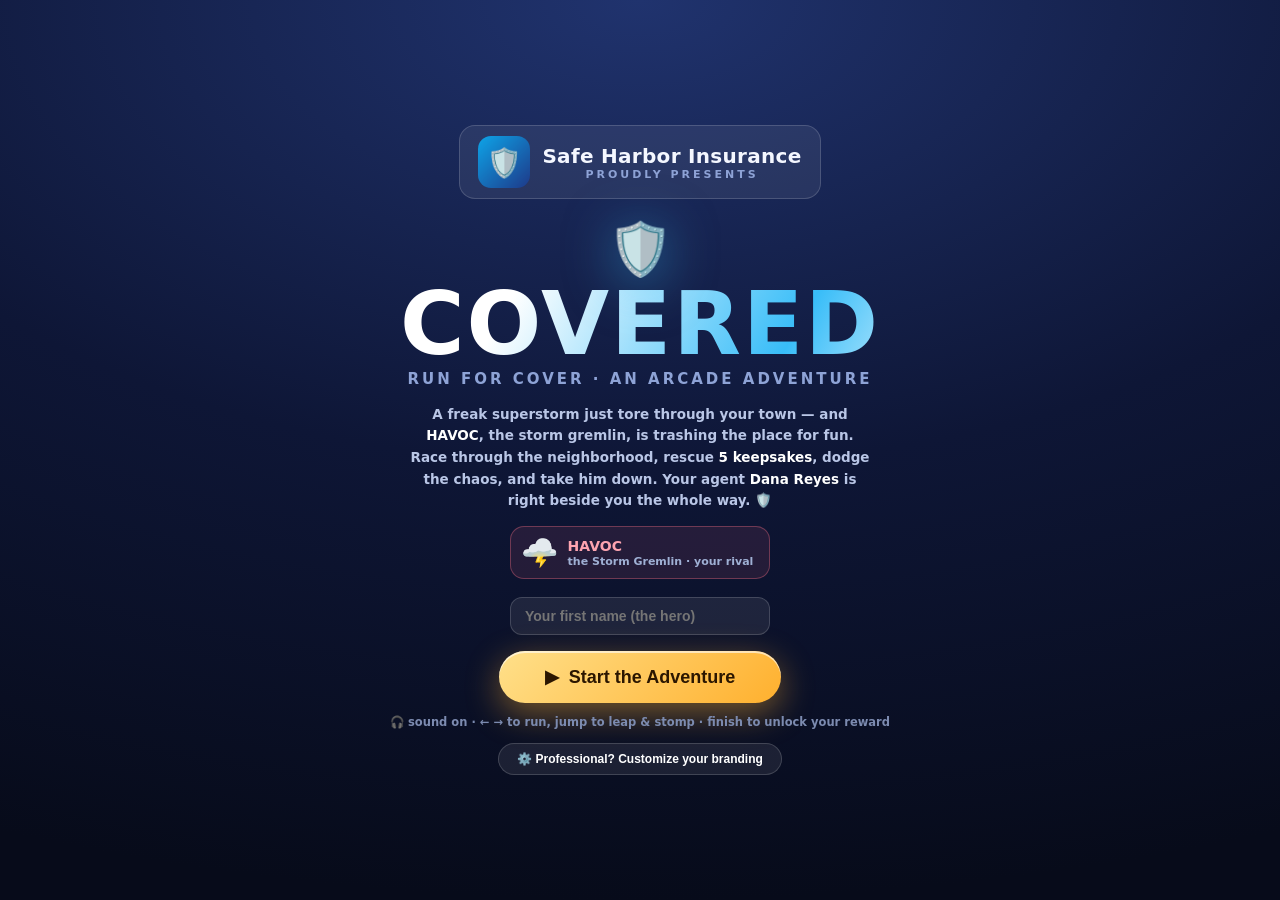
<file: games/insurance/covered/index.html>
<!DOCTYPE html>
<html lang="en">
<head>
<meta charset="UTF-8">
<meta name="viewport" content="width=device-width, initial-scale=1.0, maximum-scale=1.0, user-scalable=no, viewport-fit=cover">
<title>COVERED: Run for Cover — An Insurance Arcade Adventure</title>
<link rel="icon" href="data:image/svg+xml,<svg xmlns='http://www.w3.org/2000/svg' viewBox='0 0 100 100'><text y='.9em' font-size='90'>🛡️</text></svg>">
<meta name="description" content="COVERED: Run for Cover — a side-scrolling arcade adventure. Race through your storm-struck town, rescue your neighbors' keepsakes, and defeat HAVOC the storm gremlin — with your insurance agent helping you win.">
<style>
  :root{
    --gold:#ffc95c; --gold-hot:#ffb02e; --ink:#0a0f1e; --panel:rgba(10,15,32,.86);
    --edge:rgba(255,255,255,.16); --text:#f4f7ff; --muted:#9fb0d4; --sky:#38bdf8; --rose:#fb7185; --violet:#8b5cf6;
  }
  *{margin:0;padding:0;box-sizing:border-box;-webkit-tap-highlight-color:transparent}
  html,body{height:100%;overflow:hidden;background:#0a0f1e;color:var(--text);
    font-family:ui-rounded,'SF Pro Rounded','Segoe UI',system-ui,sans-serif;-webkit-user-select:none;user-select:none}
  #game{position:fixed;inset:0;width:100%;height:100%;display:block;image-rendering:auto;touch-action:none}
  .hud{position:fixed;z-index:20;pointer-events:none}
  .overlay{position:fixed;inset:0;z-index:60;display:flex;flex-direction:column;align-items:center;justify-content:center;
    text-align:center;overflow-y:auto;padding:18px}
  .hidden2{display:none!important}

  /* ---------- HUD ---------- */
  #hudTop{top:calc(10px + env(safe-area-inset-top));left:12px;right:12px;display:flex;align-items:flex-start;gap:10px}
  .chip{background:var(--panel);border:1px solid var(--edge);backdrop-filter:blur(10px);border-radius:14px;
    box-shadow:0 6px 22px rgba(0,0,0,.4)}
  #agentChip{display:flex;align-items:center;gap:9px;padding:7px 12px 7px 8px;pointer-events:auto}
  #agentChip img{width:34px;height:34px;border-radius:10px;object-fit:cover;border:2px solid rgba(255,201,92,.6)}
  #agentChip b{display:block;font-size:12.5px;line-height:1.1}
  #agentChip span{font-size:10px;color:var(--muted);font-weight:700}
  #hearts{display:flex;gap:3px;font-size:19px;padding:6px 10px;line-height:1}
  #hearts .h{filter:drop-shadow(0 1px 2px rgba(0,0,0,.5));transition:transform .2s,opacity .2s}
  #hearts .h.gone{opacity:.22;transform:scale(.8) rotate(-12deg);filter:grayscale(1)}
  .stat{display:flex;align-items:center;gap:6px;font-size:14px;font-weight:900;padding:7px 12px}
  #hudRight{margin-left:auto;display:flex;flex-direction:column;gap:6px;align-items:flex-end}
  #hudRow{display:flex;gap:8px;align-items:center}
  #muteBtn{pointer-events:auto;width:38px;height:38px;border-radius:11px;font-size:15px;color:var(--text);
    background:var(--panel);border:1px solid var(--edge);cursor:pointer}

  /* objective ribbon */
  #obj{top:calc(58px + env(safe-area-inset-top));left:50%;transform:translateX(-50%);max-width:92vw}
  #objText{background:var(--panel);border:1px solid rgba(255,201,92,.3);backdrop-filter:blur(10px);border-radius:999px;
    padding:8px 18px;font-size:13px;font-weight:800;white-space:nowrap;overflow:hidden;text-overflow:ellipsis;
    box-shadow:0 6px 20px rgba(0,0,0,.35)}

  /* progress rail (distance to Havoc) */
  #rail{top:calc(96px + env(safe-area-inset-top));left:50%;transform:translateX(-50%);width:min(300px,70vw)}
  #railBar{height:8px;border-radius:999px;background:rgba(10,15,32,.7);border:1px solid var(--edge);position:relative;overflow:visible}
  #railFill{position:absolute;left:0;top:0;bottom:0;border-radius:999px;background:linear-gradient(90deg,#38bdf8,#ffc95c);width:0%}
  #railHero{position:absolute;top:-7px;font-size:15px;transform:translateX(-50%)}
  #railBoss{position:absolute;right:-6px;top:-10px;font-size:16px}

  /* boss HP */
  #bossHP{top:calc(10px + env(safe-area-inset-top));left:50%;transform:translateX(-50%);width:min(340px,80vw);display:none}
  #bossHP.on{display:block}
  #bossHP .lbl{font-size:12px;font-weight:900;letter-spacing:2px;text-transform:uppercase;color:var(--rose);text-align:center;
    text-shadow:0 2px 8px #000;margin-bottom:3px}
  #bossHPbar{height:14px;border-radius:999px;background:rgba(10,15,32,.8);border:1.5px solid rgba(251,113,133,.5);overflow:hidden}
  #bossHPfill{height:100%;width:100%;background:linear-gradient(90deg,#fb7185,#f59e0b);transition:width .35s cubic-bezier(.2,1,.3,1)}

  /* banners / toasts */
  #banner{top:22%;left:0;right:0;text-align:center;position:fixed;z-index:41;pointer-events:none;opacity:0}
  #banner.on{animation:banpop 2.2s cubic-bezier(.2,1.1,.3,1) both}
  @keyframes banpop{0%{opacity:0;transform:translateY(24px) scale(.86)}12%{opacity:1;transform:none}82%{opacity:1}100%{opacity:0;transform:translateY(-18px)}}
  #bankK{font-size:12.5px;font-weight:900;letter-spacing:4px;text-transform:uppercase;color:var(--gold)}
  #bankT{font-size:clamp(26px,6vw,46px);font-weight:900;background:linear-gradient(120deg,#fff,var(--gold));
    -webkit-background-clip:text;background-clip:text;color:transparent;filter:drop-shadow(0 4px 16px rgba(255,176,46,.45))}

  #toastWrap{position:fixed;left:50%;bottom:calc(120px + env(safe-area-inset-bottom));transform:translateX(-50%);z-index:35;
    width:min(560px,92vw);pointer-events:none}
  .radio{display:flex;gap:11px;align-items:flex-start;background:rgba(10,15,32,.9);border:1.5px solid rgba(255,201,92,.4);
    border-radius:16px;padding:11px 15px;backdrop-filter:blur(12px);box-shadow:0 12px 40px rgba(0,0,0,.5);
    animation:tin .34s cubic-bezier(.2,1.4,.4,1) both}
  @keyframes tin{from{opacity:0;transform:translateY(20px) scale(.93)}to{opacity:1;transform:none}}
  .radio.bye{animation:tout .28s ease both}
  @keyframes tout{to{opacity:0;transform:translateY(12px)}}
  .radio img{width:42px;height:42px;border-radius:11px;object-fit:cover;flex:none;border:2px solid rgba(255,201,92,.5)}
  .radio .rk{font-size:10px;font-weight:900;letter-spacing:1.5px;text-transform:uppercase;color:var(--gold)}
  .radio .rt{font-size:13.5px;font-weight:700;line-height:1.45;margin-top:2px}

  #flash{position:fixed;inset:0;z-index:44;background:#fff;opacity:0;pointer-events:none}
  #fade{position:fixed;inset:0;z-index:45;background:#0a0f1e;opacity:0;pointer-events:none;transition:opacity .25s}
  #fade.on{opacity:1}

  /* ---------- touch controls ---------- */
  #pad{position:fixed;left:16px;bottom:calc(20px + env(safe-area-inset-bottom));z-index:30;display:none;gap:12px}
  .tbtn{width:74px;height:74px;border-radius:20px;background:rgba(255,255,255,.1);border:1.5px solid rgba(255,255,255,.25);
    display:grid;place-items:center;font-size:26px;color:#fff;touch-action:none;backdrop-filter:blur(6px)}
  .tbtn:active,.tbtn.on{background:rgba(255,201,92,.3);border-color:var(--gold)}
  #jumpBtn{position:fixed;right:20px;bottom:calc(24px + env(safe-area-inset-bottom));z-index:30;width:104px;height:104px;
    border-radius:50%;border:none;display:none;place-items:center;font-weight:900;font-size:15px;color:#2b1600;touch-action:none;
    background:radial-gradient(circle at 40% 35%,#ffe9a8,#ffb02e);box-shadow:0 10px 30px rgba(255,176,46,.5),inset 0 3px 0 rgba(255,255,255,.6)}
  #jumpBtn:active{transform:scale(.93)}
  body.touch #pad{display:flex}
  body.touch #jumpBtn{display:grid}
  body.touch #kbd{display:none}
  #kbd{bottom:calc(12px + env(safe-area-inset-bottom));left:50%;transform:translateX(-50%)}
  #kbd .k{background:var(--panel);border:1px solid var(--edge);border-radius:999px;padding:6px 15px;font-size:11.5px;
    font-weight:700;color:var(--muted)}
  #kbd b{color:#fff}

  /* ---------- buttons & inputs ---------- */
  .gold{background:linear-gradient(135deg,#ffe08a,var(--gold-hot));color:#2b1600;font-weight:900;border:none;cursor:pointer;
    box-shadow:0 10px 34px rgba(255,176,46,.45),inset 0 2px 0 rgba(255,255,255,.6);transition:transform .16s}
  .gold:hover{transform:scale(1.04)}
  .ghost{background:rgba(255,255,255,.08);color:#fff;border:1.5px solid var(--edge);font-weight:900;cursor:pointer;transition:transform .16s}
  .ghost:hover{transform:translateY(-2px)}
  input{background:rgba(255,255,255,.08);border:1.5px solid var(--edge);border-radius:12px;color:#fff;font-weight:700;
    outline:none;padding:10px 14px;font-size:14px;width:100%}
  input:focus{border-color:var(--gold)}
  @keyframes shine{to{background-position:200% center}}

  /* ---------- title ---------- */
  #title{background:radial-gradient(130% 100% at 50% 0%,#20336e 0%,#0e1636 52%,#070b1a 100%)}
  #titleCard{width:100%;max-width:560px;display:flex;flex-direction:column;align-items:center}
  #firmRow{display:flex;align-items:center;gap:12px;background:rgba(255,255,255,.07);border:1px solid var(--edge);
    border-radius:16px;padding:10px 18px;margin-bottom:20px}
  #firmRow img{width:52px;height:52px;border-radius:13px;object-fit:cover}
  #firmRow .fn{font-size:20px;font-weight:900;letter-spacing:.3px}
  #firmRow .fp{font-size:11px;font-weight:800;letter-spacing:3px;text-transform:uppercase;color:#8ea3d6}
  #logoBig{font-size:52px;filter:drop-shadow(0 8px 26px rgba(56,189,248,.5))}
  #titleH{font-size:clamp(46px,11vw,88px);font-weight:900;letter-spacing:2px;line-height:.95;margin-top:2px;
    background:linear-gradient(120deg,#fff 12%,var(--sky) 42%,#fff 62%,var(--gold) 92%);background-size:200% auto;
    -webkit-background-clip:text;background-clip:text;color:transparent;animation:shine 4.5s linear infinite}
  #titleSub{font-size:clamp(12px,2.6vw,15px);font-weight:900;letter-spacing:3px;text-transform:uppercase;color:#8ea3d6;margin-top:4px}
  #titleStory{max-width:460px;font-size:13.5px;font-weight:600;line-height:1.6;color:#b9c6e6;margin-top:16px}
  #titleStory b{color:#fff}
  #villRow{display:flex;align-items:center;gap:10px;margin-top:14px;background:rgba(251,113,133,.1);border:1px solid rgba(251,113,133,.35);
    border-radius:14px;padding:8px 16px 8px 10px}
  #villRow .ve{font-size:30px}
  #villRow .vt{text-align:left}
  #villRow .vt b{font-size:14px;color:#fda4b0}
  #villRow .vt span{display:block;font-size:11px;color:var(--muted);font-weight:700}
  #nameWrap{width:260px;margin-top:18px}
  #startBtn{border-radius:999px;font-size:18px;padding:15px 46px;margin-top:16px}
  #brandBtn{border-radius:999px;font-size:12px;padding:8px 18px;margin-top:14px}
  #tHint{font-size:11.5px;font-weight:700;color:#7c8bb0;margin-top:12px}

  /* ---------- branding panel ---------- */
  #brandPanel .card{width:100%;max-width:460px;background:linear-gradient(165deg,#18224a,#0c1128);border:1.5px solid var(--edge);
    border-radius:24px;padding:22px;text-align:left}
  #brandPanel h2{font-size:23px;font-weight:900;margin:2px 0 14px}
  #brandPanel .k{font-size:11px;font-weight:900;letter-spacing:3px;text-transform:uppercase;color:var(--gold)}
  .grid2{display:grid;grid-template-columns:1fr 1fr;gap:12px}
  .flabel{font-size:10px;font-weight:900;letter-spacing:1.2px;text-transform:uppercase;color:#8ea3d6}
  .upload{display:flex;align-items:center;gap:8px;margin-top:5px}
  .upload img{width:46px;height:46px;border-radius:12px;object-fit:cover;border:2px solid rgba(255,201,92,.5)}
  .ubtn{border-radius:11px;font-size:11px;padding:8px 12px;cursor:pointer}

  /* ---------- end ---------- */
  #end{background:rgba(6,10,22,.82);backdrop-filter:blur(6px)}
  #endCard{width:100%;max-width:520px;background:linear-gradient(165deg,#18224a,#0c1128);border:1.5px solid rgba(255,255,255,.2);
    border-radius:26px;padding:26px;box-shadow:0 30px 90px rgba(0,0,0,.7)}
  #endK{font-size:11.5px;font-weight:900;letter-spacing:3px;text-transform:uppercase;color:var(--gold)}
  #endTitle{font-size:28px;font-weight:900;margin-top:3px}
  #endSub{font-size:13px;font-weight:700;color:var(--muted);margin-top:2px}
  #endStats{display:flex;justify-content:center;gap:10px;margin-top:16px}
  .estat{background:rgba(255,255,255,.06);border:1px solid var(--edge);border-radius:16px;padding:11px 16px}
  .estat .v{font-size:22px;font-weight:900}
  .estat .l{font-size:9.5px;font-weight:900;letter-spacing:1px;text-transform:uppercase;color:var(--muted)}
  #agentCard{background:linear-gradient(135deg,rgba(255,201,92,.15),rgba(56,189,248,.1));border:1.5px dashed rgba(255,201,92,.55);
    border-radius:18px;padding:16px;margin-top:16px;text-align:left}
  #agentCard .top{display:flex;align-items:center;gap:14px}
  #agentCard img#endImg{width:64px;height:64px;border-radius:16px;object-fit:cover;border:2.5px solid var(--gold)}
  #agentCard .an{font-size:18px;font-weight:900}
  #agentCard .af{display:flex;align-items:center;gap:7px;margin-top:2px}
  #agentCard .af img{width:20px;height:20px;border-radius:5px;object-fit:cover}
  #agentCard .af span{font-size:12.5px;font-weight:800;color:#c3cdea}
  #agentCard .amsg{font-size:11.5px;font-weight:700;color:var(--muted);margin-top:6px;line-height:1.45}
  #contactRow{display:grid;grid-template-columns:1fr 1fr;gap:8px;margin-top:12px}
  #contactRow a{border-radius:12px;padding:11px;text-align:center;font-size:13px;font-weight:900}
  #ctaRow{display:grid;grid-template-columns:1fr 1fr;gap:9px;margin-top:14px}
  #ctaRow button,#ctaRow a{border-radius:13px;padding:13px 8px;font-size:13.5px;font-weight:900;text-align:center}
  #reviewBtn{background:linear-gradient(135deg,var(--violet),var(--rose));color:#fff;border:none;
    box-shadow:0 8px 26px rgba(139,92,246,.4);text-decoration:none}
  #endFoot{font-size:10.5px;font-weight:600;color:#7c8bb0;margin-top:12px;line-height:1.5}
  #endFoot b{color:#fff}
  #againBtn{width:100%;border-radius:13px;padding:12px;font-size:13px;margin-top:9px}
</style>
</head>
<body>
<canvas id="game"></canvas>

<!-- ================= HUD ================= -->
<div id="hudTop" class="hud hidden2">
  <div id="agentChip" class="chip">
    <img id="hudImg" alt="agent"><div><b id="hudName">Dana Reyes</b><span id="hudFirm">Safe Harbor Insurance</span></div>
  </div>
  <div id="hearts" class="chip"></div>
  <div id="hudRight">
    <div id="hudRow">
      <div class="stat chip">💎 <span id="hudKeep">0</span>/5</div>
      <div class="stat chip">🪙 <span id="hudCoin">0</span></div>
      <button id="muteBtn">🔊</button>
    </div>
  </div>
</div>
<div id="obj" class="hud hidden2"><div id="objText">🌪️ Reach the neighborhood — HAVOC is on the loose!</div></div>
<div id="rail" class="hud hidden2"><div id="railBar"><div id="railFill"></div><div id="railHero">🏃</div><div id="railBoss">🌩️</div></div></div>
<div id="bossHP" class="hud"><div class="lbl" id="bossName">HAVOC · The Storm Gremlin</div><div id="bossHPbar"><div id="bossHPfill"></div></div></div>

<div id="banner"><div id="bankK"></div><div id="bankT"></div></div>
<div id="toastWrap"></div>
<div id="flash"></div>
<div id="fade"></div>

<div id="pad"><div class="tbtn" id="leftBtn">◀</div><div class="tbtn" id="rightBtn">▶</div></div>
<button id="jumpBtn">JUMP</button>
<div id="kbd" class="hud hidden2"><span class="k"><b>←→ / A D</b> run &nbsp;·&nbsp; <b>Space / ↑ / W</b> jump &nbsp;·&nbsp; stomp gremlins from above</span></div>

<!-- ================= TITLE ================= -->
<div id="title" class="overlay">
  <div id="titleCard">
    <div id="firmRow"><img id="titleLogo" alt="logo"><div><div class="fn" id="titleFirm">Safe Harbor Insurance</div><div class="fp">proudly presents</div></div></div>
    <div id="logoBig">🛡️</div>
    <div id="titleH">COVERED</div>
    <div id="titleSub">Run for Cover · An Arcade Adventure</div>
    <div id="titleStory">A freak superstorm just tore through your town — and <b id="villInline">HAVOC</b>, the storm gremlin, is trashing the place for fun. Race through the neighborhood, rescue <b>5 keepsakes</b>, dodge the chaos, and take him down. Your agent <b id="introAgent">Dana Reyes</b> is right beside you the whole way. 🛡️</div>
    <div id="villRow"><span class="ve">🌩️</span><div class="vt"><b id="villName">HAVOC</b><span id="villTag">the Storm Gremlin · your rival</span></div></div>
    <div id="nameWrap"><input id="clientName" maxlength="14" placeholder="Your first name (the hero)"></div>
    <button id="startBtn" class="gold">▶ &nbsp;Start the Adventure</button>
    <div id="tHint">🎧 sound on · ← → to run, jump to leap &amp; stomp · finish to unlock your reward</div>
    <button id="brandBtn" class="ghost">⚙️ Professional? Customize your branding</button>
  </div>
</div>

<!-- ================= BRANDING ================= -->
<div id="brandPanel" class="overlay hidden2" style="background:rgba(5,8,18,.9);backdrop-filter:blur(8px)">
  <div class="card">
    <div class="k">Agent branding</div><h2>Make this game yours</h2>
    <div class="grid2">
      <div><div class="flabel">Your name</div><input id="bName"></div>
      <div><div class="flabel">Firm name</div><input id="bFirm"></div>
      <div><div class="flabel">Phone</div><input id="bPhone" type="tel"></div>
      <div><div class="flabel">Email</div><input id="bEmail" type="email"></div>
      <div style="grid-column:1/-1"><div class="flabel">Google review link</div><input id="bReview" type="url" placeholder="https://g.page/r/..."></div>
      <div><div class="flabel">Headshot</div><div class="upload"><img id="bPhotoPrev"><label class="ghost ubtn">Upload<input id="bPhoto" type="file" accept="image/*" class="hidden2"></label></div></div>
      <div><div class="flabel">Firm logo</div><div class="upload"><img id="bLogoPrev"><label class="ghost ubtn">Upload<input id="bLogo" type="file" accept="image/*" class="hidden2"></label></div></div>
    </div>
    <div style="display:flex;gap:10px;margin-top:16px">
      <button id="bSave" class="gold" style="flex:1;border-radius:12px;padding:12px">💾 Save branding</button>
      <button id="bClose" class="ghost" style="border-radius:12px;padding:12px 20px">Close</button>
    </div>
    <div style="font-size:10.5px;color:#7c8bb0;margin-top:11px;line-height:1.5">Saved on this device and shown at the open, in-game, and on the finish card. Share links can prefill via URL: <b>?agent=…&amp;firm=…&amp;phone=…&amp;review=…</b></div>
  </div>
</div>

<!-- ================= END ================= -->
<div id="end" class="overlay hidden2">
  <div id="endCard">
    <div id="endK">Town saved</div>
    <div id="endTitle">You beat HAVOC!</div>
    <div id="endSub">Every keepsake rescued. The sun's back out.</div>
    <div id="endStats">
      <div class="estat"><div class="v" id="endKeep">—</div><div class="l">Keepsakes</div></div>
      <div class="estat"><div class="v" style="color:var(--gold)" id="endCoin">—</div><div class="l">Coins</div></div>
      <div class="estat"><div class="v" style="color:var(--sky)" id="endTime">—</div><div class="l">Time</div></div>
    </div>
    <div id="agentCard">
      <div class="top">
        <img id="endImg" alt="agent">
        <div style="flex:1">
          <div class="an" id="endName">Dana Reyes</div>
          <div class="af"><img id="endLogo" alt="logo"><span id="endFirm">Safe Harbor Insurance</span></div>
          <div class="amsg">In the game I had your back. In real life, that's the whole job — <b>before</b> the storm, not just after.</div>
        </div>
      </div>
      <div id="contactRow">
        <a id="endCall" class="ghost" href="#">📞 <span id="endPhone">Call</span></a>
        <a id="endEmail" class="ghost" href="#">✉️ Email me</a>
      </div>
    </div>
    <div id="ctaRow">
      <button id="shareBtn" class="gold">💌 Share with a friend</button>
      <a id="reviewBtn" href="#" target="_blank" rel="noopener">⭐ Leave a Google review</a>
    </div>
    <button id="againBtn" class="ghost">↻ Play again</button>
    <div id="endFoot">Know someone the storm hit hard? Share this — <b id="endRef">Dana</b> takes care of friends. 🛡️ · Powered by ClientQuest</div>
  </div>
</div>

<script>
'use strict';
/* =====================================================================
   COVERED: Run for Cover — a side-scrolling arcade adventure
   ClientQuest insurance flagship · pure Canvas 2D, zero dependencies
   ---------------------------------------------------------------------
   THEME is data-driven: swap the THEME block to re-skin the same engine
   for realtors / lawyers / dentists (villain, palette, dialogue, items).
   ===================================================================== */
const E = id => document.getElementById(id);
const clamp = (v,a,b)=> v<a?a : v>b?b : v;
const lerp = (a,b,t)=> a+(b-a)*t;
const rand = (a,b)=> a+Math.random()*(b-a);
const now = ()=> performance.now();

/* ==================== THEME (per-profession config) ==================== */
const THEME = {
  key:'insurance',
  hero:{ shirt:'#3162e0', shirtDk:'#254bb0', pants:'#2c3550', skin:'#f0c49a', hair:'#43301f' },
  villain:{ name:'HAVOC', tag:'the Storm Gremlin', emoji:'🌩️' },
  keepTotal:5,
  keepNoun:'keepsake',
  // sky gradients per act (top,mid,bottom) — calm → overcast → storm
  skies:[
    ['#7ec8f5','#bfe4fb','#eaf6ff'],
    ['#8fa9c8','#b9c9dd','#dfe8f0'],
    ['#3a4a6b','#5a6684','#8a90a8'],
  ],
  // agent radio lines
  intro:(n)=>`${n}! It's ${AG.name.split(' ')[0]} on the line. HAVOC flooded half the block and he's LOVING it. Grab everything the neighbors lost, jump on his little gremlins, and I'll cover you the whole way. Let's go be the good news! 🛡️`,
  camp1:`Take this — a <b>Policy Shield</b>. One free hit, on the house. Checkpoint saved right here. Now go, ${'{n}'} — the storm's getting worse!`,
  camp2:(n)=>`Big flood ahead — hang on… *inflates emergency raft-bridge* …there! Cross safe. Fresh shield for you too. HAVOC's just past the trees, ${n}. Time to end this.`,
  keepLines:[
    "The Nguyens' photo album — safe! Their contents claim files tonight. 📸",
    "Mr. Okafor's guitar! Survived the '09 flood too. Instrument rider: on. 🎸",
    "Mia's science-fair trophy — one very relieved kid. 🏆",
    "Rosa's food-truck sign! Business-interruption coverage kicks in — she reopens Friday. 🌮",
    "The Khans' house deed — original, bone dry. I'll walk them through the whole rebuild. 📜",
  ],
  bossIntro:(n)=>`There he is. Okay ${n}, listen — you can't touch him alone, he'll zap you. When I toss you a <b>Policy Star</b>, grab it and JUMP into him. Three good hits and he's done. I've got the stars — you've got this!`,
  bossHit:['One down! Grab the next star!',"TWO! He's rattled — one more!",'...'],
  bossWin:(n)=>`THAT'S IT! You did it, ${n}! Look — sun's already breaking through. That's what "covered" feels like. 🌤️`,
};

/* ==================== BRANDING ==================== */
const AG = { name:'Dana Reyes', firm:'Safe Harbor Insurance', phone:'(555) 010-4488',
  email:'dana@safeharbor.example', review:'', photo:null, logo:null };
const Branding = {
  gen(txt,c1,c2,emoji){ const cv=document.createElement('canvas'); cv.width=cv.height=128; const g=cv.getContext('2d');
    const gr=g.createLinearGradient(0,0,128,128); gr.addColorStop(0,c1); gr.addColorStop(1,c2); g.fillStyle=gr; g.fillRect(0,0,128,128);
    g.font=emoji?'70px system-ui':'900 62px system-ui'; g.textAlign='center'; g.textBaseline='middle'; g.fillStyle='#fff';
    g.fillText(emoji||txt,64,emoji?72:70); return cv.toDataURL(); },
  load(){ try{ Object.assign(AG, JSON.parse(localStorage.getItem('cq_brand_ins')||'{}')); }catch(e){}
    const q=new URLSearchParams(location.search);
    for(const[k,p]of[['name','agent'],['firm','firm'],['phone','phone'],['email','email'],['review','review']]) if(q.get(p))AG[k]=q.get(p);
    if(!AG.photo) AG.photo=this.gen(AG.name[0]||'A','#8b5cf6','#fb7185');
    if(!AG.logo)  AG.logo =this.gen('','#0ea5e9','#1e3a8a','🛡️'); },
  apply(){ const first=AG.name.split(' ')[0];
    E('hudName').textContent=AG.name; E('introAgent').textContent=AG.name; E('endName').textContent=AG.name;
    for(const id of['hudFirm','titleFirm','endFirm']) E(id).textContent=AG.firm;
    for(const id of['hudImg','endImg']) E(id).src=AG.photo;
    for(const id of['titleLogo','endLogo']) E(id).src=AG.logo;
    E('endRef').textContent=first;
    E('villInline').textContent=THEME.villain.name; E('villName').textContent=THEME.villain.name;
    E('villTag').textContent=THEME.villain.tag+' · your rival';
    E('bossName').textContent=THEME.villain.name+' · '+THEME.villain.tag;
    E('endPhone').textContent=AG.phone; E('endCall').href='tel:'+AG.phone.replace(/[^\d+]/g,'');
    E('endEmail').href='mailto:'+AG.email+'?subject='+encodeURIComponent('You had my back in COVERED — let\'s talk for real');
    E('reviewBtn').href=AG.review||'https://www.google.com/search?q='+encodeURIComponent(AG.firm+' reviews'); },
  bind(){ E('brandBtn').onclick=()=>{ E('bName').value=AG.name; E('bFirm').value=AG.firm; E('bPhone').value=AG.phone;
      E('bEmail').value=AG.email; E('bReview').value=AG.review; E('bPhotoPrev').src=AG.photo; E('bLogoPrev').src=AG.logo;
      E('brandPanel').classList.remove('hidden2'); };
    E('bClose').onclick=()=>E('brandPanel').classList.add('hidden2');
    const rf=(inp,cb)=>{ const f=inp.files[0]; if(!f)return; const r=new FileReader(); r.onload=()=>cb(r.result); r.readAsDataURL(f); };
    E('bPhoto').onchange=e=>rf(e.target,u=>{AG.photo=u;E('bPhotoPrev').src=u;});
    E('bLogo').onchange =e=>rf(e.target,u=>{AG.logo=u;E('bLogoPrev').src=u;});
    E('bSave').onclick=()=>{ AG.name=E('bName').value.trim()||AG.name; AG.firm=E('bFirm').value.trim()||AG.firm;
      AG.phone=E('bPhone').value.trim()||AG.phone; AG.email=E('bEmail').value.trim()||AG.email; AG.review=E('bReview').value.trim();
      localStorage.setItem('cq_brand_ins',JSON.stringify(AG)); this.apply(); E('brandPanel').classList.add('hidden2'); }; },
};

/* ==================== SFX ==================== */
const SFX={ ctx:null, muted:false,
  ac(){ return this.ctx||=new (window.AudioContext||window.webkitAudioContext)(); },
  t(f,at,d,ty='sine',v=.1){ if(this.muted)return; try{ const c=this.ac(),o=c.createOscillator(),g=c.createGain();
    o.type=ty; o.frequency.setValueAtTime(f,c.currentTime+at); g.gain.setValueAtTime(0,c.currentTime+at);
    g.gain.linearRampToValueAtTime(v,c.currentTime+at+.012); g.gain.exponentialRampToValueAtTime(.0001,c.currentTime+at+d);
    o.connect(g);g.connect(c.destination);o.start(c.currentTime+at);o.stop(c.currentTime+at+d+.05);}catch(e){} },
  jump(){ this.t(420,0,.13,'square',.05); this.t(640,.05,.1,'square',.03); },
  land(){ this.t(150,0,.08,'triangle',.05); },
  coin(){ this.t(988,0,.07,'square',.05); this.t(1319,.05,.14,'square',.05); },
  keep(){ [784,988,1319,1568].forEach((f,i)=>this.t(f,i*.06,.24,'sine',.09)); },
  stomp(){ this.t(300,0,.1,'square',.06); this.t(150,.04,.14,'triangle',.06); },
  hurt(){ this.t(200,0,.2,'sawtooth',.08); this.t(150,.08,.25,'sawtooth',.06); },
  shield(){ this.t(600,0,.1,'sine',.06); this.t(900,.07,.16,'sine',.05); },
  star(){ [1047,1319,1568].forEach((f,i)=>this.t(f,i*.05,.18,'sine',.07)); },
  bosshit(){ this.t(220,0,.18,'square',.09); this.t(330,.06,.2,'sawtooth',.06); },
  thunder(){ this.t(70,0,.5,'sawtooth',.09); this.t(50,.1,.6,'triangle',.07); },
  win(){ [523,659,784,1047,1319,1568].forEach((f,i)=>this.t(f,i*.11,.5,'sine',.11)); },
  radio(){ this.t(1200,0,.04,'square',.03); this.t(900,.06,.04,'square',.03); },
};
E('muteBtn').onclick=()=>{ SFX.muted=!SFX.muted; E('muteBtn').textContent=SFX.muted?'🔇':'🔊'; };

/* ==================== INPUT ==================== */
const Input={ left:false, right:false, jumpHeld:false, jumpPressed:false, _kb:{},
  init(){
    addEventListener('keydown',e=>{ if(e.target.tagName==='INPUT')return; const k=e.code;
      if(['ArrowLeft','KeyA'].includes(k)) this.left=true;
      if(['ArrowRight','KeyD'].includes(k)) this.right=true;
      if(['Space','ArrowUp','KeyW'].includes(k)){ if(!this._kb[k]) this.jumpPressed=true; this.jumpHeld=true; e.preventDefault(); }
      this._kb[k]=true;
      if(['ArrowLeft','ArrowRight','ArrowUp','ArrowDown','Space'].includes(k)) e.preventDefault();
    });
    addEventListener('keyup',e=>{ const k=e.code; this._kb[k]=false;
      if(['ArrowLeft','KeyA'].includes(k)) this.left=false;
      if(['ArrowRight','KeyD'].includes(k)) this.right=false;
      if(['Space','ArrowUp','KeyW'].includes(k)) this.jumpHeld=false;
    });
    const hold=(el,on,off)=>{ el.addEventListener('touchstart',e=>{on();e.preventDefault();},{passive:false});
      el.addEventListener('touchend',e=>{off();e.preventDefault();},{passive:false});
      el.addEventListener('touchcancel',off); };
    hold(E('leftBtn'), ()=>{this.left=true;E('leftBtn').classList.add('on');}, ()=>{this.left=false;E('leftBtn').classList.remove('on');});
    hold(E('rightBtn'),()=>{this.right=true;E('rightBtn').classList.add('on');},()=>{this.right=false;E('rightBtn').classList.remove('on');});
    hold(E('jumpBtn'), ()=>{this.jumpPressed=true;this.jumpHeld=true;}, ()=>{this.jumpHeld=false;});
    addEventListener('touchstart',()=>document.body.classList.add('touch'),{once:true});
  },
  takeJump(){ const j=this.jumpPressed; this.jumpPressed=false; return j; },
};

/* ==================== UI ==================== */
const UI={ q:[], busy:false,
  say(text,dur=5200){ this.q.push({text,dur}); this.pump(); },
  pump(){ if(this.busy||!this.q.length)return; this.busy=true; const {text,dur}=this.q.shift();
    const el=document.createElement('div'); el.className='radio';
    el.innerHTML=`<img src="${AG.photo}"><div><div class="rk">📻 ${AG.name} · ${AG.firm}</div><div class="rt">${text}</div></div>`;
    E('toastWrap').appendChild(el); SFX.radio();
    setTimeout(()=>{ el.classList.add('bye'); setTimeout(()=>{ el.remove(); this.busy=false; this.pump(); },300); },dur); },
  banner(k,t){ E('bankK').textContent=k; E('bankT').textContent=t; const b=E('banner'); b.classList.remove('on'); void b.offsetWidth; b.classList.add('on'); },
  obj(t){ E('objText').innerHTML=t; },
  hearts(cur,max){ const el=E('hearts'); el.innerHTML=''; for(let i=0;i<max;i++){ const s=document.createElement('span'); s.className='h'+(i<cur?'':' gone'); s.textContent='❤️'; el.appendChild(s); } },
  keep(n){ E('hudKeep').textContent=n; }, coin(n){ E('hudCoin').textContent=n; },
  rail(p){ E('railFill').style.width=(p*100).toFixed(1)+'%'; E('railHero').style.left=(p*100).toFixed(1)+'%'; },
  bossHP(f){ E('bossHPfill').style.width=(f*100)+'%'; },
  flash(a=.8){ const f=E('flash'); f.style.transition='none'; f.style.opacity=a; requestAnimationFrame(()=>{ f.style.transition='opacity .5s'; f.style.opacity=0; }); },
  fade(on){ E('fade').classList.toggle('on',on); },
};

/* ==================== LEVEL DATA ==================== */
const GY = 600;                    // ground top (world y)
const LEVEL = (()=>{
  const groundSpans=[], plats=[], coins=[], keeps=[], enemies=[], fires=[], hailZones=[], camps=[], movers=[], deco=[];
  const solid=[];                  // filled after
  // helper builders
  const G=(x0,x1)=>groundSpans.push([x0,x1]);
  const P=(x,y,w,oneway=true)=>plats.push({x0:x,x1:x+w,y,oneway});
  const coinRow=(x,y,n,dx=46)=>{ for(let i=0;i<n;i++) coins.push({x:x+i*dx,y,got:false,ph:Math.random()*7}); };
  const coinArc=(x,y,n,dx,rise)=>{ for(let i=0;i<n;i++){ const t=i/(n-1)-.5; coins.push({x:x+i*dx,y:y-rise*(1-4*t*t),got:false,ph:Math.random()*7}); } };
  const K=(x,y,i)=>keeps.push({x,y,got:false,idx:i,ph:Math.random()*7});
  const EN=(x0,x1,y)=>enemies.push({x:(x0+x1)/2,y,x0,x1,dir:1,alive:true,ph:Math.random()*7,vy:0,squash:0});
  const FIRE=(x,w)=>fires.push({x,w,ph:Math.random()*7});
  const HAIL=(x0,x1)=>hailZones.push({x0,x1});
  const CAMP=(x,id)=>camps.push({x,id,done:false});

  /* ---- ACT 1 · Sunny Maple Street (gentle intro) ---- */
  G(-200,760);
  coinRow(180,GY-70,4); EN(360,560,GY);
  deco.push({t:'house',x:120,z:1},{t:'tree',x:300},{t:'house',x:640,z:0},{t:'bush',x:470});
  P(560,GY-140,120); coinArc(575,GY-160,3,40,30);
  // pit 760..930 (flood) — jumpable with a helper platform
  P(800,GY-90,110); coinRow(815,GY-130,2,40);
  G(930,1560);
  EN(1040,1240,GY); FIRE(1330,70);
  P(1080,GY-150,130); K(1145,GY-190,0);            // keepsake 1 on a ledge
  coinRow(1360,GY-70,3);
  deco.push({t:'house',x:1000,z:0},{t:'tree',x:1260},{t:'bush',x:1420});
  CAMP(1470,1);                                     // agent camp 1 (shield + checkpoint)
  // pit 1560..1780 crossed by two stepping platforms
  P(1600,GY-110,90); P(1710,GY-150,90); coinArc(1640,GY-190,4,34,26);

  /* ---- ACT 2 · The Storm Rolls In (hazards ramp) ---- */
  G(1780,2420);
  EN(1880,2080,GY); EN(2180,2360,GY); FIRE(2010,80);
  HAIL(1980,2360);
  P(1960,GY-160,120); K(2020,GY-200,1);            // keepsake 2 up high
  coinRow(2130,GY-70,3); FIRE(2300,70);
  deco.push({t:'house2',x:1900,z:0},{t:'tree',x:2260});
  // big flood 2420..2720 crossed by a moving platform
  movers.push({x0:2450,x1:2690,y:GY-120,w:120,axis:'x',amp:118,speed:.9,phase:0});
  coinArc(2470,GY-180,4,44,30);
  G(2720,3280);
  EN(2820,3020,GY); FIRE(2900,70); HAIL(2760,3120);
  P(2860,GY-170,130); coinRow(2880,GY-210,2,40);
  P(3060,GY-150,120); K(3115,GY-190,2);            // keepsake 3
  deco.push({t:'house2',x:2800,z:0},{t:'tree',x:3160});
  CAMP(3180,2);                                     // agent camp 2 (raft bridge + shield)
  // flood 3280..3540 — agent's raft bridge fills this after camp 2
  for(let bx=3300;bx<3540;bx+=60) plats.push({x0:bx,x1:bx+58,y:GY-8,oneway:false,bridge:true,shown:false});

  /* ---- ACT 3 · Havoc's Approach (stormy, tough) ---- */
  G(3540,4180);
  EN(3640,3840,GY); EN(3940,4140,GY); FIRE(3720,70); FIRE(4020,80);
  HAIL(3560,4180);
  P(3660,GY-150,110); P(3820,GY-210,110); coinArc(3680,GY-250,4,40,28);
  K(3875,GY-250,3);                                 // keepsake 4 high on the 2nd ledge
  P(4000,GY-160,120); coinRow(4020,GY-200,2,40);
  deco.push({t:'house2',x:3600,z:0},{t:'tree',x:3960});
  // pit 4180..4400 with platforms
  P(4220,GY-120,90); P(4320,GY-170,90); coinArc(4240,GY-210,3,40,24);
  G(4400,5400);                                     // long run-up + boss arena
  K(4520,GY-70,4);                                  // keepsake 5 (last, on the ground before the arena)
  coinRow(4600,GY-70,4);
  HAIL(4640,4760);
  deco.push({t:'gate',x:4780});                     // stormfront gate into the arena
  CAMP(4820,3);                                     // boss intro camp
  // boss arena flat 4860..5360; agent stands on left ledge
  P(4880,GY-150,90,false);                          // agent's ledge (solid)

  const bossX=5100, goalX=5360, length=5560;

  // build solids from ground spans + platforms
  for(const[x0,x1]of groundSpans) solid.push({x0,x1,y0:GY,y1:GY+600,oneway:false,ground:true});
  for(const p of plats) solid.push({x0:p.x0,x1:p.x1,y0:p.y,y1:p.y+(p.oneway?16:600),oneway:p.oneway,ref:p});
  return { groundSpans, plats, coins, keeps, enemies, fires, hailZones, camps, movers, deco, solid, bossX, goalX, length,
           spawn:{x:80,y:GY} };
})();

/* ==================== GAME ==================== */
const Game={
  state:'title', keeps:0, coins:0, hearts:3, t0:0, checkpoint:null, name:'Hero',
  hero:null, cam:{x:0,y:0}, particles:[], hail:[], stars:[], boss:null,
  act:0, iframe:0, shield:false, empowered:0, dead:0, shake:0, weather:0, lightning:0, havocFly:null, won:false,

  init(){
    Branding.load(); Branding.apply(); Branding.bind(); Input.init();
    this.canvas=E('game'); this.ctx=this.canvas.getContext('2d');
    this.resize(); addEventListener('resize',()=>this.resize());
    this.buildTextures();
    this.hero={ x:LEVEL.spawn.x, y:LEVEL.spawn.y, w:38, h:56, vx:0, vy:0, grounded:true, face:1, phase:0,
      coyote:0, buffer:0, jumpCut:false, squash:1, blink:0, prevBottom:LEVEL.spawn.y };
    this.checkpoint={x:LEVEL.spawn.x,y:LEVEL.spawn.y};
    this.agent={ x:LEVEL.camps[0].x, y:GY, wave:0 };  // in-world agent, repositioned per camp
    E('startBtn').onclick=()=>this.start();
    E('shareBtn').onclick=()=>this.share();
    E('againBtn').onclick=()=>location.reload();
    this.last=now(); requestAnimationFrame(this.frame.bind(this));
  },

  resize(){
    const dpr=Math.min(devicePixelRatio||1,2), cw=innerWidth, ch=innerHeight;
    this.canvas.width=cw*dpr; this.canvas.height=ch*dpr; this.dpr=dpr; this.cw=cw; this.ch=ch;
    const BAND=560; let sc=ch/BAND, viewW=cw/sc;
    if(viewW<860){ sc=cw/860; viewW=860; }
    this.sc=sc; this.viewW=viewW; this.viewH=ch/sc;
  },

  /* ---- textures / offscreen layers ---- */
  buildTextures(){
    // grass strip pattern
    const g=document.createElement('canvas'); g.width=64; g.height=64; const gc=g.getContext('2d');
    gc.fillStyle='#5aa845'; gc.fillRect(0,0,64,64);
    for(let i=0;i<70;i++){ gc.fillStyle=['#6fbe57','#4f9a3c','#7fce66'][i%3]; gc.fillRect(Math.random()*64,Math.random()*64,2,5); }
    this.grassPat=this.ctx.createPattern(g,'repeat');
    // dirt pattern
    const d=document.createElement('canvas'); d.width=64; d.height=64; const dc=d.getContext('2d');
    dc.fillStyle='#8a6444'; dc.fillRect(0,0,64,64);
    for(let i=0;i<40;i++){ dc.fillStyle=['#7a5638','#9a7150','#6e4c30'][i%3]; dc.beginPath();
      dc.arc(Math.random()*64,Math.random()*64,rand(1.5,3.5),0,7); dc.fill(); }
    this.dirtPat=this.ctx.createPattern(d,'repeat');
    // hills layer
    this.hills=this.makeLayer(1400,300,(c,w,h)=>{ for(let k=0;k<3;k++){ const col=['#a9c9e8','#93b8dd','#b7d4ee'][k];
      c.fillStyle=col; c.beginPath(); const base=h-k*8;
      for(let x=-40;x<=w+40;x+=80){ c.lineTo(x, base-Math.abs(Math.sin((x+k*140)*.01))*(90-k*22)-30); } c.lineTo(w,h); c.lineTo(0,h); c.closePath(); c.fill(); } });
    // town silhouette
    this.town=this.makeLayer(1400,260,(c,w,h)=>{ let x=0; while(x<w){ const bw=rand(40,90), bh=rand(70,170);
      c.fillStyle='#7d92b8'; c.fillRect(x,h-bh,bw,bh);
      c.fillStyle='#8fa4c8'; c.fillRect(x,h-bh,bw,7);
      c.fillStyle='rgba(255,235,170,.55)'; for(let wy=h-bh+16;wy<h-8;wy+=18) for(let wx=x+6;wx<x+bw-6;wx+=15) if(Math.random()<.55) c.fillRect(wx,wy,7,9);
      x+=bw+rand(6,20); } });
    // near tree/hedge line
    this.trees=this.makeLayer(1200,220,(c,w,h)=>{ let x=20; while(x<w){ const tw=rand(50,90);
      c.fillStyle='#4b8f3d'; c.beginPath(); c.ellipse(x+tw/2,h-30,tw/2,rand(46,70),0,0,7); c.fill();
      c.fillStyle='#5aa348'; c.beginPath(); c.ellipse(x+tw/2-8,h-40,tw/2.6,rand(38,54),0,0,7); c.fill();
      c.fillStyle='#3f7a33'; c.fillRect(x+tw/2-5,h-34,10,34); x+=tw+rand(20,60); } });
    // cloud sprite
    this.cloud=this.makeLayer(220,110,(c,w,h)=>{ c.fillStyle='#ffffff';
      const puffs=[[60,70,38],[110,58,46],[160,72,34],[95,78,42],[135,80,40]];
      for(const[px,py,pr]of puffs){ c.beginPath(); c.arc(px,py,pr,0,7); c.fill(); }
      c.fillStyle='rgba(180,205,235,.5)'; for(const[px,py,pr]of puffs){ c.beginPath(); c.arc(px,py+pr*.5,pr*.85,0,Math.PI); c.fill(); } });
    this.clouds=[]; for(let i=0;i<7;i++) this.clouds.push({x:rand(0,LEVEL.length),y:rand(40,180),s:rand(.6,1.2),v:rand(6,14)});
  },
  makeLayer(w,h,fn){ const c=document.createElement('canvas'); c.width=w; c.height=h; fn(c.getContext('2d'),w,h); return c; },

  /* ---- flow ---- */
  start(){ SFX.ac(); SFX.win(); this.name=(E('clientName').value.trim()||'Hero').slice(0,14);
    E('title').classList.add('hidden2');
    for(const id of['hudTop','obj','rail','kbd']) E(id).classList.remove('hidden2');
    this.state='play'; this.t0=now(); UI.hearts(this.hearts,3);
    UI.obj(`🌪️ Rescue 5 keepsakes &amp; reach ${THEME.villain.name}!`);
    setTimeout(()=>UI.say(THEME.intro(this.name),7000),600);
  },
  reachCamp(c){ c.done=true;
    if(c.id===1){ this.checkpoint={x:c.x,y:GY}; this.shield=true; SFX.shield();
      UI.banner('⛺ Camp reached','Policy Shield up!'); UI.say(THEME.camp1.replace('{n}',this.name),6000);
      this.agent={x:c.x-46,y:GY,wave:0}; }
    else if(c.id===2){ this.checkpoint={x:c.x,y:GY}; this.shield=true; SFX.shield();
      UI.banner('⛺ Camp reached','Raft-bridge deployed!'); UI.say(THEME.camp2(this.name),6200);
      this.agent={x:c.x-46,y:GY,wave:0};
      for(const p of LEVEL.plats) if(p.bridge){ p.shown=true; } // reveal bridge
    }
    else if(c.id===3){ this.checkpoint={x:c.x,y:GY}; this.agent={x:4900,y:GY-150,wave:0};
      this.startBoss(); }
  },
  startBoss(){ this.state='boss'; UI.obj(`⚔️ Defeat ${THEME.villain.name}! Grab ${AG.name.split(' ')[0]}'s Policy Stars &amp; jump into him!`);
    E('bossHP').classList.add('on'); E('rail').classList.add('hidden2');
    this.boss={ x:LEVEL.bossX, y:GY-190, hp:3, max:3, bob:0, dir:-1, atk:1.4, state:'idle', flash:0, hurt:0 };
    this.starTimer=1.2; UI.bossHP(1); SFX.thunder(); UI.flash(.5);
    UI.banner('⚡ BOSS','THE EYE OF THE STORM');
    setTimeout(()=>UI.say(THEME.bossIntro(this.name),6500),700);
  },
  hurtHero(kx){ if(this.iframe>0||this.dead>0)return;
    if(this.shield){ this.shield=false; this.iframe=1; SFX.shield(); UI.banner('','Shield saved you!'); this.pop(this.hero.x,this.hero.y-30,'#38bdf8',14); this.shake=8; return; }
    if(this.empowered>0){ this.empowered=0; } // lose empower instead of a heart if empowered
    this.hearts--; UI.hearts(this.hearts,3); SFX.hurt(); this.iframe=1.3; this.shake=12;
    this.hero.vx=(kx||-1)*220; this.hero.vy=-380; this.pop(this.hero.x,this.hero.y-30,'#fb7185',16);
    if(this.hearts<=0) this.die();
  },
  die(){ this.dead=.7; SFX.hurt(); UI.fade(true); },
  respawn(){ const c=this.checkpoint; this.hero.x=c.x; this.hero.y=c.y-60; this.hero.vx=0; this.hero.vy=0;
    this.hearts=3; UI.hearts(3,3); this.iframe=1.2; UI.fade(false);
    if(this.state==='bossdead'){} },
  win(){ if(this.won)return; this.won=true; this.state='win'; SFX.win(); UI.flash(.9);
    this.pop(this.hero.x,this.hero.y-40,'#ffc95c',60);
    const secs=Math.round((now()-this.t0)/1000);
    E('endKeep').textContent=this.keeps+'/5'; E('endCoin').textContent=this.coins;
    E('endTime').textContent=`${Math.floor(secs/60)}:${String(secs%60).padStart(2,'0')}`;
    E('endTitle').textContent=`${this.name}, you beat ${THEME.villain.name}!`;
    E('endSub').textContent = this.keeps===5 ? "Every keepsake home. The sun's back out." : `${this.keeps} of 5 keepsakes saved — and the town's safe.`;
    UI.banner('🌤️ Town saved!', `${THEME.villain.name} is finished!`);
    setTimeout(()=>{ E('bossHP').classList.remove('on'); E('end').classList.remove('hidden2'); },1600);
  },
  share(){ const url=location.href.split('#')[0];
    const text=`I beat ${THEME.villain.name} and saved the town in COVERED: Run for Cover 🛡️ — a game from ${AG.name} at ${AG.firm}. ${this.keeps}/5 keepsakes, ${this.coins} coins. Can you beat me?`;
    if(navigator.share) navigator.share({title:'COVERED: Run for Cover',text,url}).catch(()=>{});
    else navigator.clipboard?.writeText(text+' '+url); },

  pop(x,y,color,n){ for(let i=0;i<n;i++){ const a=rand(0,7), sp=rand(60,320);
    this.particles.push({x,y,vx:Math.cos(a)*sp,vy:Math.sin(a)*sp-120,g:900,life:1,dec:rand(1.3,2.4),
      r:rand(2.5,5),color:Array.isArray(color)?color[i%color.length]:color}); } },

  /* ---- collision helpers ---- */
  supportSolids(){ // active solids (bridge tiles only if shown, movers included dynamically)
    const arr=[]; for(const s of LEVEL.solid){ if(s.ref&&s.ref.bridge&&!s.ref.shown) continue; arr.push(s); }
    for(const m of LEVEL.movers) arr.push({x0:m.x-m.w/2,x1:m.x+m.w/2,y0:m.y,y1:m.y+16,oneway:true,mover:m});
    return arr;
  },

  /* ==================== UPDATE ==================== */
  update(dt){
    const t=now()/1000;
    // ambient
    for(const c of this.clouds){ c.x-=c.v*dt; if(c.x<this.cam.x-260) c.x=this.cam.x+this.viewW+rand(60,300); }
    this.weather=lerp(this.weather, this.act>=2?1:0, dt*1.5);
    if(this.act>=2 && Math.random()<dt*0.25){ this.lightning=1; SFX.thunder(); }
    this.lightning=Math.max(0,this.lightning-dt*3);
    // movers
    for(const m of LEVEL.movers){ m._px=m.x; m.x = (m.x0+m.x1)/2 + Math.sin(t*m.speed+m.phase)*m.amp; m.dx=m.x-(m._px??m.x); }
    if(this.shake>0) this.shake=Math.max(0,this.shake-dt*40);
    if(this.state==='title'){ return; }
    if(this.dead>0){ this.dead-=dt; if(this.dead<=0) this.respawn(); this.updateParticles(dt); return; }
    if(this.iframe>0) this.iframe-=dt;
    if(this.empowered>0) this.empowered-=dt;

    const h=this.hero;
    // determine act by position
    this.act = h.x>3540?2 : h.x>1780?1 : 0;

    /* --- horizontal input --- */
    const acc = h.grounded?2600:2000, maxv=352, fric=2600;
    let ix=(Input.right?1:0)-(Input.left?1:0);
    if(ix!==0){ h.vx += ix*acc*dt; h.face=ix; }
    else { const s=Math.sign(h.vx); h.vx-=s*fric*dt; if(Math.sign(h.vx)!==s) h.vx=0; }
    h.vx=clamp(h.vx,-maxv,maxv);

    /* --- jump (buffer + coyote + variable) --- */
    if(Input.takeJump()) h.buffer=.12;
    h.buffer-=dt; h.coyote-=dt;
    if(h.buffer>0 && (h.grounded||h.coyote>0)){ h.vy=-1010; h.grounded=false; h.coyote=0; h.buffer=0; h.jumpCut=false;
      h.squash=1.3; SFX.jump(); this.pop(h.x,h.y,'#e8dcc0',6); }
    if(!h.grounded && !Input.jumpHeld && h.vy<-320 && !h.jumpCut){ h.vy=-320; h.jumpCut=true; }

    /* --- integrate + collide --- */
    const solids=this.supportSolids();
    h.prevBottom=h.y;
    // X
    h.x+=h.vx*dt;
    const hw=h.w/2;
    for(const s of solids){ if(s.oneway)continue;
      if(h.x+hw>s.x0 && h.x-hw<s.x1 && h.y-2>s.y0 && h.y-h.h+2<s.y1){
        if(h.vx>0) h.x=s.x0-hw; else if(h.vx<0) h.x=s.x1+hw; h.vx=0;
      } }
    h.x=clamp(h.x,-160,LEVEL.length-20);
    // Y
    h.vy=clamp(h.vy+2600*dt, -2000, 1350);
    h.y+=h.vy*dt;
    let onGround=false, ridingMover=null;
    for(const s of solids){
      const overX = h.x+hw>s.x0+2 && h.x-hw<s.x1-2;
      if(!overX) continue;
      if(s.oneway){
        if(h.vy>=0 && h.prevBottom<=s.y0+2 && h.y>=s.y0 && h.y<=s.y0+34){ h.y=s.y0; h.vy=0; onGround=true; if(s.mover) ridingMover=s.mover; }
      } else {
        if(h.vy>=0 && h.prevBottom<=s.y0+2 && h.y>=s.y0 && h.y-h.h<s.y1){ h.y=s.y0; h.vy=0; onGround=true; }
        else if(h.vy<0 && h.y-h.h<=s.y1 && h.prevBottom-h.h>=s.y1-2){ h.y=s.y1+h.h; h.vy=40; } // head bonk
      }
    }
    if(onGround){ if(!h.grounded){ h.squash=.7; SFX.land(); this.pop(h.x,h.y,'#e8dcc0',5); } h.grounded=true; h.coyote=.1; }
    else { if(h.grounded) h.coyote=.1; h.grounded=false; }
    if(ridingMover) h.x+=ridingMover.dx;
    // fell in flood?
    if(h.y>GY+150){ SFX.hurt(); this.pop(h.x,GY+10,['#7ec8f7','#fff'],20); this.hearts--; UI.hearts(this.hearts,3);
      if(this.hearts<=0) this.die(); else { h.x=this.checkpoint.x; h.y=this.checkpoint.y-60; h.vx=0; h.vy=0; this.iframe=1.2; UI.flash(.3); } }

    // anim
    h.squash=lerp(h.squash,1,dt*9);
    if(h.grounded && Math.abs(h.vx)>30) h.phase+=dt*(6+Math.abs(h.vx)*.02); else if(!h.grounded){} else h.phase=lerp(h.phase,0,dt*8);
    h.blink-=dt; if(h.blink<0) h.blink=rand(2,4.5);

    /* --- coins --- */
    for(const c of LEVEL.coins){ if(c.got)continue; if(Math.abs(c.x-h.x)<26 && Math.abs(c.y-(h.y-h.h/2))<38){
      c.got=true; this.coins++; UI.coin(this.coins); SFX.coin(); this.pop(c.x,c.y,'#ffe08a',5); } }
    /* --- keepsakes --- */
    for(const k of LEVEL.keeps){ if(k.got)continue; if(Math.abs(k.x-h.x)<34 && Math.abs(k.y-(h.y-h.h/2))<46){
      k.got=true; this.keeps++; UI.keep(this.keeps); SFX.keep(); this.pop(k.x,k.y,['#ffc95c','#fff','#38bdf8'],26);
      UI.banner('Rescued!', THEME.keepLines[k.idx].split('—')[0].split('!')[0].trim());
      UI.say(THEME.keepLines[k.idx],5200);
      if(this.keeps<5) UI.obj(`💎 ${5-this.keeps} ${THEME.keepNoun}${5-this.keeps>1?'s':''} left — keep going!`); } }
    /* --- enemies --- */
    for(const e of LEVEL.enemies){ if(!e.alive){ e.squash=Math.max(0,e.squash-dt*3); continue; }
      e.x+=e.dir*74*dt; if(e.x<e.x0){e.x=e.x0;e.dir=1;} if(e.x>e.x1){e.x=e.x1;e.dir=-1;} e.ph+=dt*7;
      // collision — stomp if you came from above the enemy this frame, else take a hit
      if(Math.abs(e.x-h.x)<30 && h.y>e.y-46 && h.y-h.h<e.y){
        if(h.prevBottom<=e.y-8){ e.alive=false; e.squash=1; h.vy=-580; h.grounded=false; h.jumpCut=true; SFX.stomp();
          this.pop(e.x,e.y-16,'#8899bb',12); this.coins+=2; UI.coin(this.coins); }
        else this.hurtHero(h.x<e.x?-1:1);
      } }
    /* --- fire hazards --- */
    for(const f of LEVEL.fires){ f.ph+=dt*10;
      if(h.grounded && h.x>f.x-2 && h.x<f.x+f.w+2 && Math.abs(h.y-GY)<8) this.hurtHero(0); }
    /* --- hail --- */
    for(const z of LEVEL.hailZones){ if(h.x>z.x0-100 && h.x<z.x1+100 && Math.random()<dt*5){
      this.hail.push({x:rand(z.x0,z.x1),y:this.cam.y-20,vy:rand(360,520)}); } }
    for(let i=this.hail.length-1;i>=0;i--){ const p=this.hail[i]; p.y+=p.vy*dt;
      if(Math.abs(p.x-h.x)<20 && Math.abs(p.y-(h.y-h.h/2))<32){ this.hurtHero(0); this.hail.splice(i,1); continue; }
      if(p.y>GY+40){ this.pop(p.x,GY,'#bfe4fb',3); this.hail.splice(i,1); } }
    /* --- camps --- */
    for(const c of LEVEL.camps){ if(c.done)continue; if(Math.abs(c.x-h.x)<40) this.reachCamp(c); }

    // agent wave
    this.agent.wave = Math.sin(t*3);

    if(this.state==='boss') this.updateBoss(dt,t);
    this.updateParticles(dt);
    this.updateCamera(dt);
    // rail progress
    UI.rail(clamp(h.x/LEVEL.bossX,0,1));
  },

  updateBoss(dt,t){
    const b=this.boss, h=this.hero; if(!b)return;
    b.bob=Math.sin(t*2)*22; b.x += b.dir*40*dt; if(b.x<4980){b.x=4980;b.dir=1;} if(b.x>5240){b.x=5240;b.dir=-1;}
    if(b.flash>0) b.flash-=dt; if(b.hurt>0) b.hurt-=dt;
    // agent tosses policy stars
    this.starTimer-=dt;
    if(this.starTimer<=0 && this.stars.length===0 && this.empowered<=0 && b.hp>0){ this.starTimer=4.5;
      this.stars.push({x:this.agent.x+30,y:this.agent.y-160,vx:180,vy:-260,landed:false,life:6,ph:0}); SFX.star();
      UI.say(`Star incoming, ${this.name} — grab it and JUMP him!`,3200); }
    for(let i=this.stars.length-1;i>=0;i--){ const s=this.stars[i]; s.ph+=dt*6;
      if(!s.landed){ s.x+=s.vx*dt; s.vy+=1400*dt; s.y+=s.vy*dt; if(s.y>=GY-40){ s.y=GY-40; s.landed=true; } }
      else s.life-=dt;
      if(Math.abs(s.x-h.x)<34 && Math.abs(s.y-(h.y-h.h/2))<46){ this.empowered=6; this.stars.splice(i,1); SFX.star();
        UI.banner('','⭐ Empowered! Jump into HAVOC!'); continue; }
      if(s.life<=0) this.stars.splice(i,1);
    }
    // boss lobs hail at hero
    b.atk-=dt; if(b.atk<=0 && b.hp>0){ b.atk=rand(1.1,1.8);
      const dx=h.x-b.x; this.hail.push({x:b.x,y:b.y+20,vy:0,vx:clamp(dx*.7,-260,260),grav:true,fromBoss:true});
    }
    // boss-hail projectiles with gravity
    for(let i=this.hail.length-1;i>=0;i--){ const p=this.hail[i]; if(p.grav){ p.vy+=1000*dt; p.x+=(p.vx||0)*dt; p.y+=p.vy*dt;
      if(Math.abs(p.x-h.x)<22 && Math.abs(p.y-(h.y-h.h/2))<32){ this.hurtHero(h.x<p.x?-1:1); this.hail.splice(i,1); continue; }
      if(p.y>GY+30){ this.pop(p.x,GY,'#bfe4fb',3); this.hail.splice(i,1); } } }
    // hero hits boss while empowered
    if(this.empowered>0 && b.hurt<=0 && b.hp>0){
      if(Math.abs(h.x-b.x)<64 && Math.abs((h.y-h.h/2)-(b.y+b.bob))<80){
        b.hp--; b.hurt=1; b.flash=.4; this.empowered=0; h.vy=-560; h.jumpCut=true;
        SFX.bosshit(); this.shake=16; UI.flash(.5); this.pop(b.x,b.y+b.bob,['#fb7185','#ffc95c','#fff'],30);
        UI.bossHP(b.hp/b.max);
        if(b.hp>0) UI.say(THEME.bossHit[Math.min(2,2-b.hp)]||'Great hit!',3000);
        if(b.hp<=0){ this.state='bossdead'; UI.say(THEME.bossWin(this.name),5000); this.boss.dead=1;
          setTimeout(()=>this.win(),1400); }
      }
    }
    this.updateCamera(dt,true);
  },

  updateParticles(dt){ for(let i=this.particles.length-1;i>=0;i--){ const p=this.particles[i];
    p.vy+=p.g*dt; p.x+=p.vx*dt; p.y+=p.vy*dt; p.life-=p.dec*dt; if(p.life<=0) this.particles.splice(i,1); } },

  updateCamera(dt,boss){ const h=this.hero;
    let tx = boss ? (LEVEL.bossX-140) : clamp(h.x - this.viewW*0.40, 0, LEVEL.length - this.viewW);
    tx=clamp(tx,0,LEVEL.length-this.viewW);
    const constY = GY - this.viewH*0.72;
    let ty = Math.min(constY, (h.y - this.viewH*0.5));
    this.cam.x=lerp(this.cam.x,tx,Math.min(1,dt*(boss?4:8)));
    this.cam.y=lerp(this.cam.y,ty,Math.min(1,dt*6));
  },

  /* ==================== RENDER ==================== */
  frame(){ const t=now(); let dt=(t-this.last)/1000; this.last=t; dt=Math.min(dt,.05);
    if(this.state!=='title'||true){} // always animate
    if(this.state==='title'){ this.titleCam(dt); }
    else this.update(dt);
    this.render();
    requestAnimationFrame(this.frame.bind(this));
  },
  titleCam(dt){ // gentle drift on title
    this.cam.x=(this.cam.x+dt*20)%(LEVEL.length-this.viewW); this.cam.y=GY-this.viewH*0.72;
    this.updateParticles(dt);
    for(const c of this.clouds){ c.x-=c.v*dt; if(c.x<this.cam.x-260) c.x=this.cam.x+this.viewW+rand(60,300); }
  },

  render(){
    const ctx=this.ctx, dpr=this.dpr, sc=this.sc, cam=this.cam;
    ctx.setTransform(dpr,0,0,dpr,0,0);
    ctx.clearRect(0,0,this.cw,this.ch);
    // ---- sky (screen space) ----
    const a=clamp(this.act,0,2), sk0=THEME.skies[Math.floor(a)], sk1=THEME.skies[Math.min(2,Math.ceil(a))], f=a-Math.floor(a);
    const mix=(i)=>this.mixHex(sk0[i],sk1[i],f);
    const sg=ctx.createLinearGradient(0,0,0,this.ch); sg.addColorStop(0,mix(0)); sg.addColorStop(.55,mix(1)); sg.addColorStop(1,mix(2));
    ctx.fillStyle=sg; ctx.fillRect(0,0,this.cw,this.ch);
    // sun glow (fades in storm)
    const sunA=1-this.weather*.8; if(sunA>0){ const sx=this.cw*.8, sy=this.ch*.22;
      const rg=ctx.createRadialGradient(sx,sy,0,sx,sy,180); rg.addColorStop(0,`rgba(255,246,214,${.9*sunA})`); rg.addColorStop(1,'rgba(255,246,214,0)');
      ctx.fillStyle=rg; ctx.fillRect(sx-200,sy-200,400,400); ctx.fillStyle=`rgba(255,250,230,${sunA})`; ctx.beginPath(); ctx.arc(sx,sy,42,0,7); ctx.fill(); }
    const groundScreenY=(GY-cam.y)*sc;
    // ---- parallax layers ----
    this.blit(this.hills,0.30,groundScreenY+30,1);
    this.blit(this.town, 0.50,groundScreenY+12,1-this.weather*.15);
    // clouds (parallax 0.4)
    ctx.globalAlpha=.95; for(const c of this.clouds){ const sx=(c.x-cam.x*0.6); const px=sx*sc, py=(c.y-cam.y*0.25)*sc;
      if(px>-260&&px<this.cw+120) ctx.drawImage(this.cloud,px,py,this.cloud.width*sc*c.s,this.cloud.height*sc*c.s); }
    ctx.globalAlpha=1;
    this.blit(this.trees,0.78,groundScreenY+8,1);

    // ---- world space ----
    ctx.setTransform(sc*dpr,0,0,sc*dpr,-cam.x*sc*dpr,-cam.y*sc*dpr);
    this.drawWater(ctx);
    this.drawGround(ctx);
    this.drawFires(ctx);
    this.drawCoins(ctx);
    this.drawKeeps(ctx);
    this.drawEnemies(ctx);
    if(this.state==='boss'||this.state==='bossdead') this.drawBoss(ctx);
    this.drawStars(ctx);
    this.drawAgent(ctx);
    this.drawHail(ctx);
    this.drawHero(ctx);
    this.drawParticles(ctx);

    // ---- foreground weather / grade (screen space) ----
    ctx.setTransform(dpr,0,0,dpr,0,0);
    if(this.weather>.02){ ctx.globalAlpha=this.weather*.5; ctx.strokeStyle='rgba(200,220,240,.5)'; ctx.lineWidth=1.4;
      const off=(now()/40)%40; for(let x=-40;x<this.cw+40;x+=26){ const rx=x+off; ctx.beginPath(); ctx.moveTo(rx,-20+((rx*7)%40)); ctx.lineTo(rx-14,-20+((rx*7)%40)+46); ctx.stroke(); } ctx.globalAlpha=1; }
    if(this.lightning>0){ ctx.fillStyle=`rgba(255,255,255,${this.lightning*.5})`; ctx.fillRect(0,0,this.cw,this.ch); }
    // vignette
    const vg=ctx.createRadialGradient(this.cw/2,this.ch*.45,this.ch*.3,this.cw/2,this.ch*.5,this.ch*.85);
    vg.addColorStop(0,'rgba(0,0,0,0)'); vg.addColorStop(1,'rgba(6,10,22,.34)'); ctx.fillStyle=vg; ctx.fillRect(0,0,this.cw,this.ch);
  },

  blit(layer,factor,bottomY,alpha){ const ctx=this.ctx, sc=this.sc, lw=layer.width*sc, lh=layer.height*sc;
    let ox=-(this.cam.x*factor*sc)%lw; if(ox>0) ox-=lw; ctx.globalAlpha=alpha??1;
    for(let x=ox;x<this.cw+lw;x+=lw) ctx.drawImage(layer,x,bottomY-lh,lw,lh); ctx.globalAlpha=1; },

  drawWater(ctx){ // full band behind ground; shows through pit gaps
    const y=GY+6, h=520, t=now()/1000;
    const g=ctx.createLinearGradient(0,y,0,y+h); g.addColorStop(0,'#3f9ad0'); g.addColorStop(1,'#2b6ea0');
    ctx.fillStyle=g; ctx.fillRect(cam0(this),y,this.viewW+40,h);
    ctx.strokeStyle='rgba(255,255,255,.22)'; ctx.lineWidth=2;
    for(let k=0;k<3;k++){ ctx.beginPath(); const yy=y+14+k*18;
      for(let x=this.cam.x-20;x<this.cam.x+this.viewW+20;x+=24) ctx.lineTo(x,yy+Math.sin(x*.05+t*2+k)*3); ctx.stroke(); }
  },
  drawGround(ctx){
    for(const [x0,x1] of LEVEL.groundSpans){ if(x1<this.cam.x-40||x0>this.cam.x+this.viewW+40) continue;
      const w=x1-x0;
      // dirt body
      ctx.fillStyle=this.dirtPat; ctx.save(); ctx.translate(0,0); ctx.fillRect(x0,GY+14,w,520); ctx.restore();
      // dirt shading
      ctx.fillStyle='rgba(0,0,0,.12)'; ctx.fillRect(x0,GY+14,w,520);
      // grass cap
      ctx.fillStyle=this.grassPat; ctx.fillRect(x0,GY,w,20);
      ctx.fillStyle='#6fbe57'; ctx.fillRect(x0,GY,w,6);
      ctx.fillStyle='rgba(255,255,255,.12)'; ctx.fillRect(x0,GY,w,2);
      // grass blade fringe
      ctx.fillStyle='#4f9a3c'; for(let x=x0;x<x1;x+=14){ ctx.beginPath(); ctx.moveTo(x,GY+20); ctx.lineTo(x+7,GY+20); ctx.lineTo(x+3.5,GY+27); ctx.fill(); }
      // decorations that sit on this span
    }
    // deco (houses, trees) anchored to ground
    for(const d of LEVEL.deco){ if(d.x<this.cam.x-160||d.x>this.cam.x+this.viewW+160) continue; this.drawDeco(ctx,d); }
    // platforms
    for(const p of LEVEL.plats){ if(p.bridge&&!p.shown) continue; if(p.x1<this.cam.x-40||p.x0>this.cam.x+this.viewW+40) continue;
      const w=p.x1-p.x0;
      if(p.bridge){ ctx.fillStyle='#c76b3a'; ctx.fillRect(p.x0,p.y,w,14); ctx.fillStyle='#e08a4f'; ctx.fillRect(p.x0,p.y,w,4);
        ctx.strokeStyle='#8a4a24'; ctx.lineWidth=1; for(let x=p.x0;x<p.x1;x+=14){ctx.beginPath();ctx.moveTo(x,p.y);ctx.lineTo(x,p.y+14);ctx.stroke();} continue; }
      // wood platform
      ctx.fillStyle='#a8784e'; ctx.fillRect(p.x0,p.y,w,16);
      ctx.fillStyle='#c1936a'; ctx.fillRect(p.x0,p.y,w,5);
      ctx.fillStyle='rgba(0,0,0,.18)'; ctx.fillRect(p.x0,p.y+13,w,3);
      ctx.strokeStyle='rgba(90,60,35,.5)'; ctx.lineWidth=1; for(let x=p.x0+12;x<p.x1;x+=26){ctx.beginPath();ctx.moveTo(x,p.y+2);ctx.lineTo(x,p.y+14);ctx.stroke();}
      if(!p.oneway){ ctx.fillStyle=this.dirtPat; ctx.fillRect(p.x0,p.y+16,w,60); ctx.fillStyle='rgba(0,0,0,.15)'; ctx.fillRect(p.x0,p.y+16,w,60); }
    }
    // movers
    for(const m of LEVEL.movers){ const x0=m.x-m.w/2; if(x0>this.cam.x+this.viewW+40||x0+m.w<this.cam.x-40) continue;
      ctx.fillStyle='#c76b3a'; ctx.fillRect(x0,m.y,m.w,16); ctx.fillStyle='#e08a4f'; ctx.fillRect(x0,m.y,m.w,5);
      // raft float bob
      ctx.fillStyle='rgba(255,255,255,.2)'; ctx.fillRect(x0,m.y+2,m.w,2);
    }
  },
  drawDeco(ctx,d){ const t=now()/1000;
    if(d.t==='tree'){ const x=d.x; const sw=Math.sin(t*1.2+x)*3;
      ctx.fillStyle='#7a5638'; ctx.fillRect(x-7,GY-56,14,58);
      ctx.fillStyle='#3f7a33'; ctx.beginPath(); ctx.ellipse(x+sw,GY-96,44,50,0,0,7); ctx.fill();
      ctx.fillStyle='#4f9a3c'; ctx.beginPath(); ctx.ellipse(x-14+sw,GY-104,30,34,0,0,7); ctx.arc(x+18+sw,GY-98,28,0,7); ctx.fill();
      ctx.fillStyle='#5fb04a'; ctx.beginPath(); ctx.ellipse(x+sw,GY-120,26,26,0,0,7); ctx.fill(); }
    else if(d.t==='bush'){ ctx.fillStyle='#4f9a3c'; ctx.beginPath(); ctx.arc(d.x,GY-14,20,0,7); ctx.arc(d.x+22,GY-10,16,0,7); ctx.arc(d.x-20,GY-10,15,0,7); ctx.fill(); }
    else if(d.t==='house'||d.t==='house2'){ const x=d.x, storm=d.t==='house2';
      ctx.fillStyle=storm?'#c9d2df':'#efe4cc'; ctx.fillRect(x-60,GY-120,120,120);
      ctx.fillStyle=storm?'#8a5142':'#b4573f'; ctx.beginPath(); ctx.moveTo(x-74,GY-118); ctx.lineTo(x,GY-190); ctx.lineTo(x+74,GY-118); ctx.closePath(); ctx.fill();
      ctx.fillStyle=storm?'#6a3f34':'#8a4230'; ctx.fillRect(x-14,GY-56,28,56);
      ctx.fillStyle='#ffd98a'; ctx.fillRect(x-46,GY-100,30,28); ctx.fillRect(x+16,GY-100,30,28);
      ctx.strokeStyle='rgba(0,0,0,.2)'; ctx.strokeRect(x-46,GY-100,30,28); ctx.strokeRect(x+16,GY-100,30,28);
      ctx.fillStyle='#ffc95c'; ctx.beginPath(); ctx.arc(x+9,GY-28,3,0,7); ctx.fill(); }
    else if(d.t==='gate'){ const x=d.x; ctx.fillStyle='#5b6684';
      ctx.fillRect(x-70,GY-200,18,200); ctx.fillRect(x+52,GY-200,18,200); ctx.fillRect(x-70,GY-210,140,20);
      ctx.fillStyle='rgba(56,189,248,.25)'; ctx.fillRect(x-52,GY-190,104,190);
      ctx.fillStyle='#fda4b0'; ctx.font='900 16px system-ui'; ctx.textAlign='center'; ctx.fillText('⚡ STORMFRONT ⚡',x,GY-96); }
  },
  drawFires(ctx){ const t=now()/1000; for(const f of LEVEL.fires){ if(f.x+f.w<this.cam.x-20||f.x>this.cam.x+this.viewW+20)continue;
    for(let i=0;i<Math.floor(f.w/16);i++){ const fx=f.x+8+i*16, fl=10+Math.sin(t*10+i)*6;
      ctx.fillStyle='#ff7a2e'; ctx.beginPath(); ctx.moveTo(fx-7,GY); ctx.quadraticCurveTo(fx,GY-22-fl,fx+7,GY); ctx.fill();
      ctx.fillStyle='#ffd24a'; ctx.beginPath(); ctx.moveTo(fx-4,GY); ctx.quadraticCurveTo(fx,GY-13-fl*.6,fx+4,GY); ctx.fill(); }
    ctx.fillStyle='rgba(90,60,40,.6)'; ctx.fillRect(f.x,GY-2,f.w,5); } },
  drawCoins(ctx){ const t=now()/1000; ctx.save(); ctx.shadowColor='#ffc95c'; ctx.shadowBlur=10;
    for(const c of LEVEL.coins){ if(c.got)continue; if(c.x<this.cam.x-20||c.x>this.cam.x+this.viewW+20)continue;
      const w=Math.abs(Math.cos(t*3+c.ph))*8+3, by=Math.sin(t*2+c.ph)*3;
      ctx.fillStyle='#ffb02e'; ctx.beginPath(); ctx.ellipse(c.x,c.y+by,w,11,0,0,7); ctx.fill();
      ctx.fillStyle='#ffe08a'; ctx.beginPath(); ctx.ellipse(c.x,c.y+by,Math.max(1,w-3),8,0,0,7); ctx.fill();
      if(w>5){ ctx.fillStyle='#c77c0e'; ctx.font='900 10px system-ui'; ctx.textAlign='center'; ctx.fillText('$',c.x,c.y+by+4); } }
    ctx.restore(); },
  drawKeeps(ctx){ const t=now()/1000; for(const k of LEVEL.keeps){ if(k.got)continue; if(k.x<this.cam.x-40||k.x>this.cam.x+this.viewW+40)continue;
    const by=Math.sin(t*2+k.ph)*5;
    ctx.save(); ctx.globalAlpha=.2; const bg=ctx.createLinearGradient(k.x,k.y-400,k.x,k.y); bg.addColorStop(0,'rgba(255,201,92,0)'); bg.addColorStop(1,'rgba(255,201,92,.6)');
    ctx.fillStyle=bg; ctx.fillRect(k.x-9,k.y-400+by,18,400); ctx.restore();
    ctx.save(); ctx.translate(k.x,k.y+by); ctx.shadowColor='#ffc95c'; ctx.shadowBlur=16;
    ctx.rotate(Math.sin(t*1.5+k.ph)*.2); this.star(ctx,0,0,15,7,'#ffe08a','#ffb02e'); ctx.restore(); } },
  star(ctx,x,y,ro,ri,fill,stroke){ ctx.beginPath(); for(let i=0;i<10;i++){ const r=i%2?ri:ro, a=Math.PI/5*i-Math.PI/2;
    ctx.lineTo(x+Math.cos(a)*r,y+Math.sin(a)*r); } ctx.closePath(); ctx.fillStyle=fill; ctx.fill(); if(stroke){ctx.lineWidth=2;ctx.strokeStyle=stroke;ctx.stroke();} },
  drawStars(ctx){ for(const s of this.stars){ ctx.save(); ctx.translate(s.x,s.y); ctx.rotate(s.ph); ctx.shadowColor='#ffc95c'; ctx.shadowBlur=18;
    this.star(ctx,0,0,16,7,'#fff2c4','#ffb02e'); ctx.restore();
    if(s.landed){ ctx.fillStyle='rgba(255,201,92,.5)'; ctx.font='900 11px system-ui'; ctx.textAlign='center'; ctx.fillText('JUMP HERE!',s.x,s.y-28); } } },
  drawEnemies(ctx){ const t=now()/1000; for(const e of LEVEL.enemies){ if(e.x<this.cam.x-40||e.x>this.cam.x+this.viewW+40)continue;
    if(!e.alive){ if(e.squash>0){ ctx.fillStyle='#66788f'; ctx.beginPath(); ctx.ellipse(e.x,e.y-4,20*e.squash,6*e.squash,0,0,7); ctx.fill(); } continue; }
    const bob=Math.abs(Math.sin(e.ph))*3;
    ctx.save(); ctx.translate(e.x,e.y-bob);
    // stormlet minion: dark cloud puff body, angry eyes, tiny legs
    ctx.fillStyle='rgba(0,0,0,.18)'; ctx.beginPath(); ctx.ellipse(0,2,20,5,0,0,7); ctx.fill();
    ctx.fillStyle='#3a4256'; for(const[px,py,pr]of[[-9,-16,11],[9,-16,11],[0,-22,13],[0,-12,15]]){ ctx.beginPath(); ctx.arc(px,py,pr,0,7); ctx.fill(); }
    ctx.fillStyle='#4a5468'; ctx.beginPath(); ctx.arc(0,-16,13,0,7); ctx.fill();
    // legs
    const ls=Math.sin(e.ph*1.5)*3; ctx.strokeStyle='#2a3040'; ctx.lineWidth=3; ctx.lineCap='round';
    ctx.beginPath(); ctx.moveTo(-6,-4); ctx.lineTo(-6,4+ls); ctx.moveTo(6,-4); ctx.lineTo(6,4-ls); ctx.stroke();
    // angry eyes
    ctx.fillStyle='#ffe066'; ctx.beginPath(); ctx.arc(-5,-18,3.4,0,7); ctx.arc(5,-18,3.4,0,7); ctx.fill();
    ctx.fillStyle='#1a1208'; ctx.beginPath(); ctx.arc(-5+e.dir*1,-18,1.6,0,7); ctx.arc(5+e.dir*1,-18,1.6,0,7); ctx.fill();
    ctx.strokeStyle='#1a1208'; ctx.lineWidth=1.6; ctx.beginPath(); ctx.moveTo(-9,-23); ctx.lineTo(-2,-21); ctx.moveTo(9,-23); ctx.lineTo(2,-21); ctx.stroke();
    // little bolt
    ctx.fillStyle='#ffd24a'; ctx.beginPath(); ctx.moveTo(3,-10); ctx.lineTo(-2,-4); ctx.lineTo(1,-4); ctx.lineTo(-3,3); ctx.lineTo(5,-6); ctx.lineTo(2,-6); ctx.closePath(); ctx.fill();
    ctx.restore(); } },

  drawHero(ctx){ const h=this.hero, t=now()/1000; if(this.iframe>0 && Math.floor(t*16)%2===0) return; // blink on i-frames
    const P=THEME.hero; ctx.save(); ctx.translate(h.x,h.y);
    // shadow
    ctx.fillStyle='rgba(0,0,0,.22)'; ctx.beginPath(); ctx.ellipse(0,0,18,5,0,0,7); ctx.fill();
    const sx=h.face, run=h.grounded&&Math.abs(h.vx)>30, air=!h.grounded;
    const sw = run?Math.sin(h.phase):0;
    const sqY=h.squash, sqX=2-h.squash;
    ctx.scale(sx*sqX,sqY);
    // empowered / shield aura
    if(this.empowered>0){ ctx.save(); ctx.globalAlpha=.5+Math.sin(t*16)*.2; ctx.strokeStyle='#ffd24a'; ctx.lineWidth=3;
      ctx.beginPath(); ctx.arc(0,-28,34,0,7); ctx.stroke(); ctx.restore(); }
    // legs
    const legLift=air?6:0;
    ctx.strokeStyle=P.pants; ctx.lineWidth=9; ctx.lineCap='round';
    ctx.beginPath(); ctx.moveTo(-6,-14); ctx.lineTo(-6+sw*6,-1-(sw>0?legLift:0)); ctx.stroke();
    ctx.beginPath(); ctx.moveTo(6,-14); ctx.lineTo(6-sw*6,-1-(sw<0?legLift:0)); ctx.stroke();
    // shoes
    ctx.fillStyle='#2a2f42'; ctx.beginPath(); ctx.ellipse(-6+sw*6,0,6,4,0,0,7); ctx.ellipse(6-sw*6,0,6,4,0,0,7); ctx.fill();
    // backpack
    ctx.fillStyle='#e0475b'; ctx.beginPath(); ctx.roundRect(-16,-44,12,22,4); ctx.fill();
    // body
    const bg=ctx.createLinearGradient(0,-46,0,-14); bg.addColorStop(0,P.shirt); bg.addColorStop(1,P.shirtDk);
    ctx.fillStyle=bg; ctx.beginPath(); ctx.roundRect(-13,-46,26,32,10); ctx.fill();
    // arms
    ctx.strokeStyle=P.shirt; ctx.lineWidth=7;
    ctx.beginPath(); ctx.moveTo(-10,-40); ctx.lineTo(-14, air?-48:-30+sw*8); ctx.stroke();
    ctx.beginPath(); ctx.moveTo(10,-40); ctx.lineTo(14, air?-48:-30-sw*8); ctx.stroke();
    ctx.fillStyle=P.skin; ctx.beginPath(); ctx.arc(-14,air?-48:-30+sw*8,3.5,0,7); ctx.arc(14,air?-48:-30-sw*8,3.5,0,7); ctx.fill();
    // head
    ctx.fillStyle=P.skin; ctx.beginPath(); ctx.arc(0,-56,13,0,7); ctx.fill();
    // hair
    ctx.fillStyle=P.hair; ctx.beginPath(); ctx.arc(0,-58,13,Math.PI,0); ctx.fill(); ctx.fillRect(-13,-59,26,4);
    // face
    const blink=h.blink<.12;
    ctx.fillStyle='#1a1208';
    if(blink){ ctx.fillRect(2,-56,5,1.5); } else { ctx.beginPath(); ctx.arc(5,-55,2.1,0,7); ctx.fill(); ctx.fillStyle='#fff'; ctx.beginPath(); ctx.arc(5.6,-55.6,.7,0,7); ctx.fill(); }
    ctx.strokeStyle='#8a3d2e'; ctx.lineWidth=1.6; ctx.beginPath(); ctx.arc(4,-49,3.5,.1,Math.PI-.6); ctx.stroke();
    // cheek
    ctx.fillStyle='rgba(251,113,133,.4)'; ctx.beginPath(); ctx.arc(8,-50,2.5,0,7); ctx.fill();
    ctx.restore();
  },
  drawAgent(ctx){ if(!this.agent)return; const ag=this.agent, t=now()/1000;
    if(ag.x<this.cam.x-60||ag.x>this.cam.x+this.viewW+60) return;
    ctx.save(); ctx.translate(ag.x,ag.y);
    ctx.fillStyle='rgba(0,0,0,.2)'; ctx.beginPath(); ctx.ellipse(0,0,16,5,0,0,7); ctx.fill();
    // legs
    ctx.strokeStyle='#2c3550'; ctx.lineWidth=8; ctx.lineCap='round';
    ctx.beginPath(); ctx.moveTo(-5,-14); ctx.lineTo(-5,-1); ctx.moveTo(5,-14); ctx.lineTo(5,-1); ctx.stroke();
    // gold blazer body
    const bg=ctx.createLinearGradient(0,-44,0,-14); bg.addColorStop(0,'#f4c33f'); bg.addColorStop(1,'#d89f28');
    ctx.fillStyle=bg; ctx.beginPath(); ctx.roundRect(-13,-44,26,30,9); ctx.fill();
    // lapel + badge
    ctx.fillStyle='#fff'; ctx.beginPath(); ctx.moveTo(0,-44); ctx.lineTo(-5,-30); ctx.lineTo(0,-26); ctx.lineTo(5,-30); ctx.closePath(); ctx.fill();
    ctx.fillStyle='#ffc95c'; ctx.beginPath(); ctx.arc(6,-38,2.2,0,7); ctx.fill();
    // waving arm
    const wave=ag.wave??Math.sin(t*3);
    ctx.strokeStyle='#f4c33f'; ctx.lineWidth=7;
    ctx.beginPath(); ctx.moveTo(10,-40); ctx.lineTo(16,-52+wave*6); ctx.stroke();
    ctx.beginPath(); ctx.moveTo(-10,-40); ctx.lineTo(-15,-30); ctx.stroke();
    ctx.fillStyle='#e8b48c'; ctx.beginPath(); ctx.arc(16,-52+wave*6,3.5,0,7); ctx.arc(-15,-30,3.5,0,7); ctx.fill();
    // head + bun
    ctx.fillStyle='#e8b48c'; ctx.beginPath(); ctx.arc(0,-54,12,0,7); ctx.fill();
    ctx.fillStyle='#3a2c1c'; ctx.beginPath(); ctx.arc(0,-56,12,Math.PI,0); ctx.fill(); ctx.beginPath(); ctx.arc(0,-64,5,0,7); ctx.fill();
    ctx.fillStyle='#1a1208'; ctx.beginPath(); ctx.arc(4,-53,2,0,7); ctx.arc(-4,-53,2,0,7); ctx.fill();
    ctx.strokeStyle='#8a3d2e'; ctx.lineWidth=1.5; ctx.beginPath(); ctx.arc(0,-48,3,.1,Math.PI-.1); ctx.stroke();
    // name tag
    ctx.fillStyle='rgba(10,15,32,.8)'; ctx.beginPath(); ctx.roundRect(-30,-92,60,15,7); ctx.fill();
    ctx.fillStyle='#ffc95c'; ctx.font='900 10px system-ui'; ctx.textAlign='center'; ctx.fillText('⭐ '+AG.name.split(' ')[0],0,-81);
    ctx.restore();
  },
  drawHail(ctx){ for(const p of this.hail){ if(p.x<this.cam.x-20||p.x>this.cam.x+this.viewW+20)continue;
    ctx.save(); ctx.translate(p.x,p.y);
    if(p.fromBoss){ ctx.fillStyle='#7c5cff'; ctx.shadowColor='#8b5cf6'; ctx.shadowBlur=10; this.star(ctx,0,0,9,4,'#c4b5ff','#7c5cff'); }
    else { ctx.fillStyle='#dbeeff'; ctx.beginPath(); ctx.moveTo(0,-7); ctx.lineTo(4,0); ctx.lineTo(0,7); ctx.lineTo(-4,0); ctx.closePath(); ctx.fill();
      ctx.fillStyle='rgba(255,255,255,.7)'; ctx.fillRect(-1,-4,2,4); }
    ctx.restore(); } },
  drawBoss(ctx){ const b=this.boss; if(!b)return; const t=now()/1000; const bx=b.x, by=b.y+b.bob;
    if(b.dead){ // poof
      ctx.save(); ctx.globalAlpha=Math.max(0,1-(1-this.dead)); ctx.restore(); }
    ctx.save(); ctx.translate(bx,by);
    if(b.flash>0){ ctx.globalAlpha=.5+Math.sin(t*40)*.3; }
    // storm cloud body
    ctx.fillStyle=b.hurt>0&&Math.floor(t*20)%2?'#fff':'#37405a';
    for(const[px,py,pr]of[[-30,0,30],[30,0,30],[0,-14,38],[-14,10,26],[16,10,26],[0,6,34]]){ ctx.beginPath(); ctx.arc(px,py,pr,0,7); ctx.fill(); }
    ctx.fillStyle=b.hurt>0&&Math.floor(t*20)%2?'#fff':'#454f6e'; ctx.beginPath(); ctx.arc(0,-4,34,0,7); ctx.fill();
    // glowing eyes
    ctx.fillStyle='#ffe066'; ctx.shadowColor='#ffe066'; ctx.shadowBlur=12;
    ctx.beginPath(); ctx.ellipse(-13,-6,7,9,0,0,7); ctx.ellipse(13,-6,7,9,0,0,7); ctx.fill(); ctx.shadowBlur=0;
    ctx.fillStyle='#1a1208'; ctx.beginPath(); ctx.arc(-13,-3,3,0,7); ctx.arc(13,-3,3,0,7); ctx.fill();
    // angry brows
    ctx.strokeStyle='#1a1208'; ctx.lineWidth=3; ctx.beginPath(); ctx.moveTo(-22,-16); ctx.lineTo(-7,-11); ctx.moveTo(22,-16); ctx.lineTo(7,-11); ctx.stroke();
    // jagged mouth
    ctx.fillStyle='#1a1208'; ctx.beginPath(); ctx.moveTo(-14,10); for(let i=0;i<=6;i++){ ctx.lineTo(-14+i*4.6, 10+(i%2?7:0)); } ctx.lineTo(14,10); ctx.closePath(); ctx.fill();
    // bolts around him
    for(let i=0;i<3;i++){ const a=t*2+i*2.1, r=52; ctx.fillStyle='#ffd24a'; ctx.save(); ctx.translate(Math.cos(a)*r,Math.sin(a)*r*.5);
      ctx.beginPath(); ctx.moveTo(2,-8); ctx.lineTo(-3,-1); ctx.lineTo(1,-1); ctx.lineTo(-3,7); ctx.lineTo(5,-3); ctx.lineTo(1,-3); ctx.closePath(); ctx.fill(); ctx.restore(); }
    // crown of storm
    ctx.restore();
    // name float
    ctx.fillStyle='rgba(10,15,32,.7)'; ctx.beginPath(); ctx.roundRect(bx-46,by-80,92,17,8); ctx.fill();
    ctx.fillStyle='#fda4b0'; ctx.font='900 12px system-ui'; ctx.textAlign='center'; ctx.fillText('🌩️ '+THEME.villain.name,bx,by-68);
  },
  drawParticles(ctx){ for(const p of this.particles){ ctx.globalAlpha=clamp(p.life,0,1); ctx.fillStyle=p.color;
    ctx.beginPath(); ctx.arc(p.x,p.y,p.r,0,7); ctx.fill(); } ctx.globalAlpha=1; },

  mixHex(a,b,t){ const pa=parseInt(a.slice(1),16), pb=parseInt(b.slice(1),16);
    const r=Math.round(lerp((pa>>16)&255,(pb>>16)&255,t)), g=Math.round(lerp((pa>>8)&255,(pb>>8)&255,t)), bl=Math.round(lerp(pa&255,pb&255,t));
    return `rgb(${r},${g},${bl})`; },
};
function cam0(g){ return g.cam.x-20; }

Game.init();
window.CQ={Game,Input,UI,SFX,LEVEL,THEME,AG};
</script>
</body>
</html>
</file>
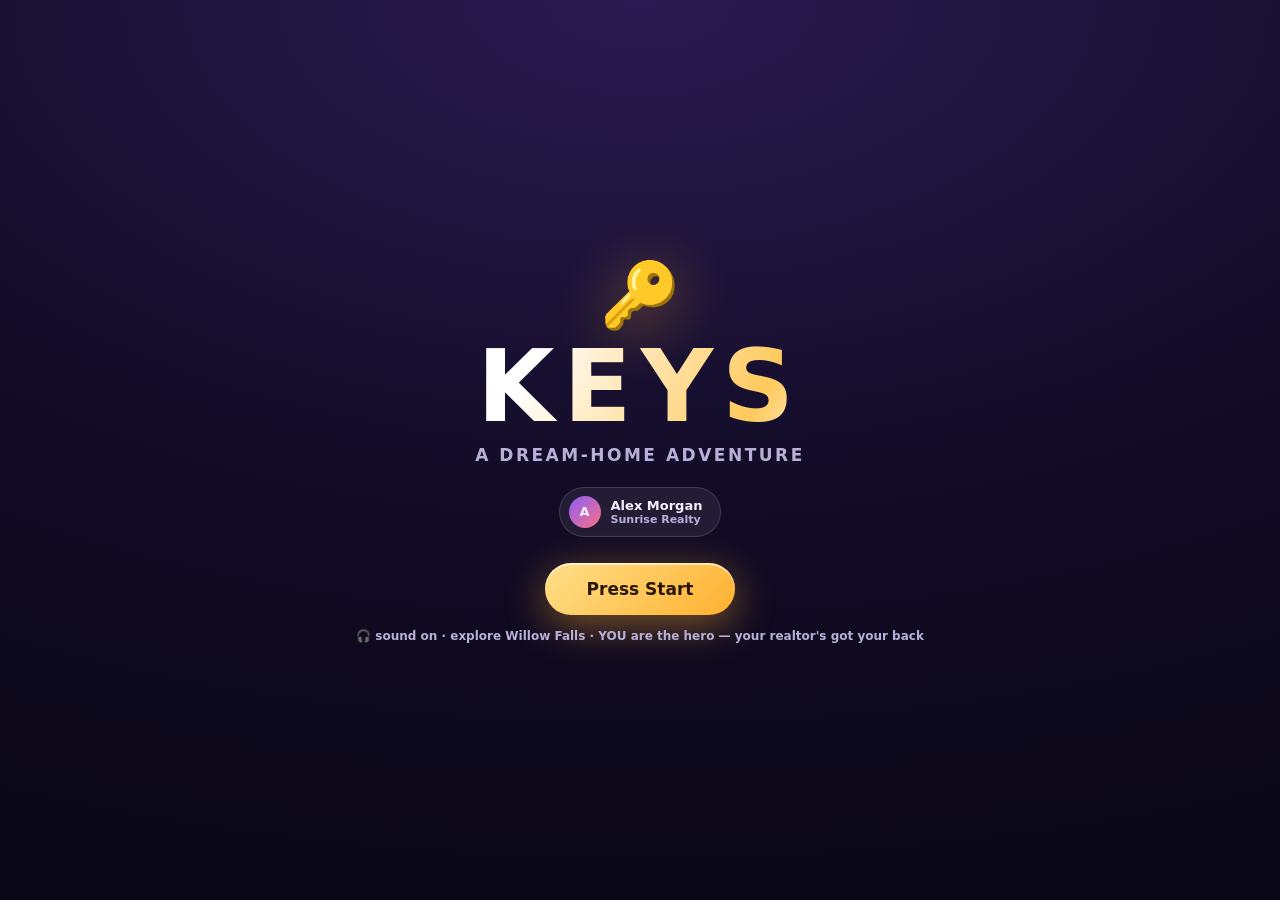
<file: games/realtor/keys/index.html>
<!DOCTYPE html>
<html lang="en">
<head>
<meta charset="UTF-8">
<meta name="viewport" content="width=device-width, initial-scale=1.0, maximum-scale=1.0, user-scalable=no, viewport-fit=cover">
<title>KEYS — A Dream-Home Adventure</title>
<link rel="icon" href="data:image/svg+xml,<svg xmlns='http://www.w3.org/2000/svg' viewBox='0 0 100 100'><text y='.9em' font-size='90'>🔑</text></svg>">
<meta name="description" content="KEYS — an open-neighborhood adventure. YOU are the house hunter. Explore Willow Falls, uncover secrets, outrun rival buyers, and win your dream home — with your realtor guiding you along the way.">
<style>
  :root{
    --ink:#0e0b1a; --panel:rgba(14,11,28,.88); --edge:rgba(255,255,255,.14);
    --gold:#ffc95c; --gold-hot:#ffb02e; --violet:#8b5cf6; --rose:#fb7185;
    --sky:#38bdf8; --mint:#34d399; --text:#f5f1ff; --muted:#b9b0d8;
  }
  *{margin:0;padding:0;box-sizing:border-box;-webkit-tap-highlight-color:transparent}
  html,body{height:100%;overflow:hidden}
  body{font-family:ui-rounded,'SF Pro Rounded','Segoe UI',system-ui,sans-serif;background:var(--ink);color:var(--text);user-select:none;-webkit-user-select:none}
  canvas#game{position:fixed;inset:0;width:100vw;height:100vh;display:block;background:#7fb069}

  /* ---------- HUD ---------- */
  .chip{background:var(--panel);border:1px solid var(--edge);backdrop-filter:blur(12px);border-radius:14px;box-shadow:0 6px 24px rgba(0,0,0,.35)}
  #brand{position:fixed;top:calc(10px + env(safe-area-inset-top));left:12px;z-index:20;display:flex;align-items:center;gap:8px;padding:7px 12px 7px 8px;font-size:12px;font-weight:800}
  #brand .av{width:26px;height:26px;border-radius:50%;background:linear-gradient(135deg,var(--violet),var(--rose));display:grid;place-items:center;font-size:12px;font-weight:900}
  #brand span small{display:block;font-size:9.5px;color:var(--muted);font-weight:700}
  #counters{position:fixed;top:calc(10px + env(safe-area-inset-top));right:12px;z-index:20;display:flex;gap:8px}
  .cnt{display:flex;align-items:center;gap:6px;padding:8px 13px;font-size:14px;font-weight:900}
  .cnt .up{animation:cntpop .35s cubic-bezier(.2,1.8,.4,1)}
  @keyframes cntpop{50%{transform:scale(1.45)}}
  #mutebtn{width:37px;height:37px;border-radius:12px;font-size:15px;cursor:pointer;color:var(--text);background:var(--panel);border:1px solid var(--edge)}

  #quest{
    position:fixed;top:calc(10px + env(safe-area-inset-top));left:50%;transform:translateX(-50%);z-index:20;
    padding:9px 20px;font-size:13.5px;font-weight:900;display:flex;align-items:center;gap:9px;max-width:min(560px,80vw);
    white-space:nowrap;overflow:hidden;text-overflow:ellipsis;
  }
  #quest .qi{font-size:16px}
  #quest.bump{animation:qbump .5s cubic-bezier(.2,1.8,.4,1)}
  @keyframes qbump{40%{transform:translateX(-50%) scale(1.08)}}

  #racetimer{position:fixed;top:calc(64px + env(safe-area-inset-top));left:50%;transform:translateX(-50%);z-index:20;padding:8px 20px;font-size:20px;font-weight:900;color:var(--gold);display:none}

  /* quest banner sweep */
  #banner{
    position:fixed;top:32%;left:0;right:0;z-index:40;text-align:center;pointer-events:none;opacity:0;
  }
  #banner.on{animation:bansweep 2.3s cubic-bezier(.2,.9,.3,1) both}
  @keyframes bansweep{0%{opacity:0;transform:translateY(26px) scale(.85)}12%{opacity:1;transform:none}80%{opacity:1}100%{opacity:0;transform:translateY(-18px)}}
  #banner .k{font-size:13px;font-weight:900;letter-spacing:4px;color:var(--gold);text-transform:uppercase}
  #banner .t{font-size:clamp(26px,5vw,42px);font-weight:900;text-shadow:0 4px 24px rgba(0,0,0,.6);background:linear-gradient(120deg,#fff,var(--gold));-webkit-background-clip:text;background-clip:text;color:transparent;filter:drop-shadow(0 4px 18px rgba(255,176,46,.35))}

  /* floating rewards */
  .float{position:fixed;z-index:45;font-weight:900;font-size:16px;pointer-events:none;white-space:nowrap;text-shadow:0 2px 8px rgba(0,0,0,.7);animation:floatUp 1.1s ease-out forwards}
  @keyframes floatUp{0%{transform:translateY(0) scale(.6);opacity:0}18%{opacity:1;transform:translateY(-10px) scale(1.15)}100%{transform:translateY(-58px);opacity:0}}

  /* ---------- dialogue ---------- */
  #dlg{
    position:fixed;left:50%;bottom:calc(86px + env(safe-area-inset-bottom));transform:translateX(-50%) translateY(20px);
    width:min(620px,94vw);z-index:30;background:var(--panel);border:1.5px solid var(--edge);backdrop-filter:blur(16px);
    border-radius:20px;padding:14px 18px;box-shadow:0 16px 50px rgba(0,0,0,.55);opacity:0;pointer-events:none;transition:all .25s cubic-bezier(.2,1.2,.4,1);
  }
  #dlg.on{opacity:1;transform:translateX(-50%);pointer-events:auto}
  #dlg .row{display:flex;gap:12px;align-items:flex-start}
  #dlg .pf{width:44px;height:44px;border-radius:14px;flex:none;display:grid;place-items:center;font-size:22px;font-weight:900;box-shadow:0 4px 14px rgba(0,0,0,.4)}
  #dlg .who{font-size:11px;font-weight:900;letter-spacing:1.5px;text-transform:uppercase;color:var(--gold);margin-bottom:2px}
  #dlg .txt{font-size:14.5px;font-weight:600;line-height:1.5}
  #dlg .cont{margin-top:8px;text-align:right;font-size:11px;color:var(--muted);font-weight:800}
  #dlgchoices{display:flex;flex-direction:column;gap:7px;margin-top:10px}
  #dlgchoices button{
    font:inherit;font-size:13.5px;font-weight:800;color:var(--text);text-align:left;cursor:pointer;
    background:rgba(255,255,255,.07);border:1.5px solid rgba(255,255,255,.18);border-radius:12px;padding:10px 14px;transition:all .15s;
  }
  #dlgchoices button:hover{border-color:var(--gold);background:rgba(255,201,92,.12);transform:translateY(-1px)}

  /* finding toast */
  #toast{
    position:fixed;left:50%;top:24%;transform:translate(-50%,-50%) scale(.75);z-index:44;width:min(400px,86vw);
    background:linear-gradient(160deg,rgba(30,22,60,.97),rgba(14,10,30,.97));border:1.5px solid rgba(255,201,92,.55);
    border-radius:18px;padding:15px 18px;text-align:center;opacity:0;pointer-events:none;transition:all .3s cubic-bezier(.2,1.5,.4,1);
    box-shadow:0 20px 60px rgba(0,0,0,.6);
  }
  #toast.on{opacity:1;transform:translate(-50%,-50%) scale(1)}
  #toast .tt{font-size:11px;font-weight:900;letter-spacing:2px;color:var(--gold);text-transform:uppercase;margin-bottom:5px}
  #toast .tb{font-size:13.5px;font-weight:700;line-height:1.5}

  /* ---------- touch controls ---------- */
  #joy{position:fixed;left:22px;bottom:calc(22px + env(safe-area-inset-bottom));z-index:25;width:118px;height:118px;border-radius:50%;background:rgba(255,255,255,.07);border:1.5px solid var(--edge);display:none;touch-action:none}
  #joyknob{position:absolute;left:50%;top:50%;width:52px;height:52px;border-radius:50%;background:rgba(255,255,255,.22);border:1.5px solid rgba(255,255,255,.35);transform:translate(-50%,-50%)}
  #abtn{position:fixed;right:26px;bottom:calc(34px + env(safe-area-inset-bottom));z-index:25;width:84px;height:84px;border-radius:50%;display:none;place-items:center;
    background:linear-gradient(135deg,#ffe08a,var(--gold-hot));color:#2b1600;font-size:15px;font-weight:900;border:none;
    box-shadow:0 8px 30px rgba(255,176,46,.45);touch-action:none}
  body.touch #joy{display:block}
  body.touch #abtn{display:grid}

  /* ---------- overlays (title / creator / minigame / end) ---------- */
  .fs{position:fixed;inset:0;z-index:60;display:flex;flex-direction:column;align-items:center;justify-content:center;padding:20px;text-align:center;transition:opacity .7s;overflow-y:auto}
  .fs.gone{opacity:0;pointer-events:none}
  #title{background:radial-gradient(130% 100% at 50% 0%,#2a1b52,#120c26 55%,#0a0716)}
  #titlekey{font-size:64px;animation:keyfloat 3.2s ease-in-out infinite alternate;filter:drop-shadow(0 10px 30px rgba(255,176,46,.45))}
  @keyframes keyfloat{from{transform:translateY(-6px) rotate(-8deg)}to{transform:translateY(8px) rotate(9deg)}}
  #title h1{font-size:clamp(58px,13vw,100px);font-weight:900;letter-spacing:9px;line-height:1;margin:4px 0 8px;
    background:linear-gradient(120deg,#fff 10%,var(--gold) 45%,#fff 60%,var(--gold) 90%);background-size:200% auto;
    -webkit-background-clip:text;background-clip:text;color:transparent;animation:shine 4s linear infinite}
  @keyframes shine{to{background-position:200% center}}
  #title .sub{font-size:clamp(13px,2.6vw,17px);color:var(--muted);font-weight:800;letter-spacing:2.5px;text-transform:uppercase}
  .presented{margin-top:22px;display:inline-flex;align-items:center;gap:10px;background:rgba(255,255,255,.07);border:1px solid var(--edge);border-radius:99px;padding:8px 18px 8px 9px;font-size:13px}
  .bigbtn{margin-top:26px;font:inherit;font-size:17px;font-weight:900;cursor:pointer;color:#2b1600;
    background:linear-gradient(135deg,#ffe08a,var(--gold-hot));border:none;border-radius:99px;padding:16px 42px;
    box-shadow:0 10px 40px rgba(255,176,46,.45),inset 0 2px 0 rgba(255,255,255,.6);transition:transform .18s;animation:breathe 2.6s ease-in-out infinite alternate}
  @keyframes breathe{to{box-shadow:0 10px 60px rgba(255,176,46,.7),inset 0 2px 0 rgba(255,255,255,.6)}}
  .bigbtn:hover{transform:scale(1.05)}
  .hint{margin-top:14px;color:var(--muted);font-size:12px;font-weight:700}

  /* creator */
  #creator{background:radial-gradient(130% 100% at 50% 0%,#241847,#120c26 60%,#0a0716);display:none}
  #creator.show{display:flex}
  #creator h2{font-size:clamp(24px,5vw,34px);font-weight:900;margin-bottom:4px}
  #creator .sub2{color:var(--muted);font-weight:700;font-size:13.5px;margin-bottom:18px}
  #ccard{background:rgba(255,255,255,.05);border:1px solid var(--edge);border-radius:24px;padding:22px 26px;display:flex;gap:30px;align-items:center;flex-wrap:wrap;justify-content:center;max-width:640px}
  #preview{width:170px;height:200px;background:radial-gradient(120% 100% at 50% 20%,#3b2a6e,#1c1440);border-radius:20px;border:1px solid var(--edge)}
  .copts{display:flex;flex-direction:column;gap:13px;text-align:left;min-width:250px}
  .copts label{font-size:11px;font-weight:900;letter-spacing:1.5px;color:var(--muted);text-transform:uppercase}
  #cname{font:inherit;font-size:15px;font-weight:800;color:var(--text);background:rgba(255,255,255,.08);
    border:1.5px solid var(--edge);border-radius:12px;padding:10px 14px;width:100%;outline:none}
  #cname:focus{border-color:var(--gold)}
  .swatches{display:flex;gap:8px;flex-wrap:wrap}
  .sw{width:34px;height:34px;border-radius:12px;cursor:pointer;border:2.5px solid transparent;transition:transform .15s}
  .sw.sel{border-color:#fff;transform:scale(1.12);box-shadow:0 0 14px rgba(255,255,255,.35)}
  .sw.hair{display:grid;place-items:center;font-size:16px;background:rgba(255,255,255,.09)}

  /* offer minigame */
  #offer{background:rgba(8,6,18,.82);backdrop-filter:blur(6px);display:none}
  #offer.show{display:flex}
  #ocard{background:linear-gradient(165deg,rgba(34,24,70,.97),rgba(14,10,30,.98));border:1.5px solid var(--edge);border-radius:24px;padding:28px;width:min(480px,92vw);box-shadow:0 30px 90px rgba(0,0,0,.7)}
  #ocard .k{font-size:11px;font-weight:900;letter-spacing:2.5px;color:var(--gold);text-transform:uppercase}
  #ocard h2{font-size:24px;font-weight:900;margin:6px 0 2px}
  #ocard .coach{min-height:44px;font-size:13.5px;font-weight:700;color:var(--muted);margin:10px 0 18px;line-height:1.5}
  #obar{position:relative;height:38px;border-radius:12px;background:rgba(255,255,255,.08);border:1px solid var(--edge);overflow:hidden;margin-bottom:16px}
  #ozone{position:absolute;top:0;bottom:0;background:linear-gradient(180deg,rgba(52,211,153,.75),rgba(52,211,153,.45));border-left:2px solid #6ee7b7;border-right:2px solid #6ee7b7}
  #ocur{position:absolute;top:-4px;bottom:-4px;width:7px;border-radius:4px;background:#fff;box-shadow:0 0 14px #fff}
  #orounds{display:flex;gap:8px;justify-content:center;margin-bottom:16px}
  .orpip{width:12px;height:12px;border-radius:50%;background:rgba(255,255,255,.15)}
  .orpip.hit{background:var(--mint);box-shadow:0 0 12px var(--mint)}
  .orpip.miss{background:var(--rose)}
  #obtn{width:100%;font:inherit;font-size:16px;font-weight:900;color:#2b1600;cursor:pointer;border:none;border-radius:14px;padding:15px;
    background:linear-gradient(135deg,#ffe08a,var(--gold-hot));box-shadow:0 8px 26px rgba(255,176,46,.4)}

  /* end screen */
  #end{background:rgba(10,7,22,.66);backdrop-filter:blur(4px);display:none}
  #end.show{display:flex}
  #endcard{width:min(540px,94vw);background:linear-gradient(165deg,rgba(34,24,70,.96),rgba(14,10,30,.97));
    border:1.5px solid rgba(255,255,255,.18);border-radius:26px;padding:28px;margin:auto;box-shadow:0 30px 90px rgba(0,0,0,.7)}
  #endcard .k{font-size:11.5px;font-weight:900;letter-spacing:3px;color:var(--gold);text-transform:uppercase}
  #endcard h2{font-size:27px;font-weight:900;margin:6px 0 2px}
  #endcard .fam{color:var(--muted);font-weight:700;font-size:13.5px}
  #mring{position:relative;width:140px;height:140px;margin:16px auto 6px}
  #mring svg{transform:rotate(-90deg)}
  #mnum{position:absolute;inset:0;display:grid;place-items:center;font-size:32px;font-weight:900}
  #mnum span{font-size:11px;color:var(--muted);font-weight:800;letter-spacing:1px}
  #mlabel{font-weight:900;color:var(--gold);font-size:14px}
  #badges{display:flex;justify-content:center;gap:8px;flex-wrap:wrap;margin:15px 0 4px}
  .badge{display:flex;flex-direction:column;align-items:center;gap:3px;width:82px;background:rgba(255,255,255,.06);
    border:1px solid rgba(255,255,255,.14);border-radius:13px;padding:9px 4px}
  .badge .e{font-size:21px}
  .badge .n{font-size:9.5px;font-weight:800;color:var(--muted);text-align:center;line-height:1.25}
  .badge.locked{opacity:.25;filter:grayscale(1)}
  #perk{margin-top:13px;background:linear-gradient(135deg,rgba(255,201,92,.16),rgba(251,113,133,.12));
    border:1.5px dashed rgba(255,201,92,.6);border-radius:16px;padding:13px 16px;text-align:left}
  #perk .pk{font-size:10px;font-weight:900;letter-spacing:2px;color:var(--gold);text-transform:uppercase}
  #perk .pt{font-size:15px;font-weight:900;margin:4px 0 2px}
  #perk .pd{font-size:12px;color:var(--muted);font-weight:600;line-height:1.5}
  #perkcode{display:inline-block;margin-top:7px;background:rgba(0,0,0,.35);border-radius:8px;padding:4px 11px;font-family:ui-monospace,monospace;font-weight:800;font-size:13px;letter-spacing:2px;color:var(--gold)}
  #endbtns{display:flex;gap:9px;margin-top:15px;flex-wrap:wrap}
  #endbtns button{flex:1;min-width:140px;font:inherit;font-weight:900;font-size:13.5px;cursor:pointer;border-radius:13px;padding:13px 8px;transition:transform .15s}
  #endbtns button:hover{transform:translateY(-2px)}
  #sharebtn{background:linear-gradient(135deg,var(--violet),var(--rose));color:#fff;border:none;box-shadow:0 8px 26px rgba(139,92,246,.4)}
  #replaybtn{background:rgba(255,255,255,.08);color:var(--text);border:1.5px solid rgba(255,255,255,.2)}
  #endfoot{margin-top:12px;font-size:11px;color:var(--muted);font-weight:600;line-height:1.5}

  #kbd{position:fixed;bottom:calc(14px + env(safe-area-inset-bottom));left:50%;transform:translateX(-50%);z-index:18;
    font-size:11.5px;font-weight:800;color:var(--muted);background:var(--panel);border:1px solid var(--edge);
    border-radius:99px;padding:7px 16px;white-space:nowrap}
  body.touch #kbd{display:none}
  kbd{background:rgba(255,255,255,.12);border-radius:5px;padding:1px 6px;font-family:inherit;color:var(--text)}
</style>
</head>
<body>
<canvas id="game"></canvas>

<div id="brand" class="chip"><div class="av" id="brandav">A</div><span id="brandname">Alex Morgan<small id="brandco">Sunrise Realty</small></span></div>
<div id="counters">
  <div class="cnt chip">🪙 <span id="c-coins">0</span></div>
  <div class="cnt chip">🔍 <span id="c-finds">0</span></div>
  <button id="mutebtn">🔊</button>
</div>
<div id="quest" class="chip"><span class="qi" id="questi">⭐</span><span id="questt">Meet your realtor</span></div>
<div id="racetimer" class="chip">0.0s</div>
<div id="banner"><div class="k" id="bank">Quest complete</div><div class="t" id="bant">The Hunt Begins</div></div>

<div id="toast"><div class="tt" id="toastt">You spotted something</div><div class="tb" id="toastb"></div></div>

<div id="dlg">
  <div class="row">
    <div class="pf" id="dlgpf">🧑</div>
    <div style="flex:1"><div class="who" id="dlgwho">ALEX</div><div class="txt" id="dlgtxt"></div>
      <div id="dlgchoices"></div>
      <div class="cont" id="dlgcont">E / tap to continue ▸</div>
    </div>
  </div>
</div>

<div id="joy"><div id="joyknob"></div></div>
<button id="abtn">ACT</button>
<div id="kbd"><kbd>WASD</kbd>/<kbd>←↑↓→</kbd> move &nbsp;·&nbsp; <kbd>E</kbd>/<kbd>Space</kbd> interact</div>

<!-- title -->
<div class="fs" id="title">
  <div id="titlekey">🔑</div>
  <h1>KEYS</h1>
  <div class="sub">A Dream-Home Adventure</div>
  <div class="presented"><div class="av" style="width:32px;height:32px;border-radius:50%;background:linear-gradient(135deg,var(--violet),var(--rose));display:grid;place-items:center;font-weight:900" id="titleav">A</div>
    <div style="text-align:left"><div style="font-weight:900;font-size:13px" id="titleagent">Alex Morgan</div><div style="color:var(--muted);font-size:11px;font-weight:700" id="titleco">Sunrise Realty</div></div></div>
  <button class="bigbtn" id="startbtn">Press Start</button>
  <div class="hint">🎧 sound on · explore Willow Falls · YOU are the hero — your realtor's got your back</div>
</div>

<!-- character creator -->
<div class="fs" id="creator">
  <h2>Create your hero</h2>
  <div class="sub2">This is <b>your</b> house hunt. Make it look like you.</div>
  <div id="ccard">
    <canvas id="preview" width="340" height="400"></canvas>
    <div class="copts">
      <div><label>Your name</label><input id="cname" maxlength="14" placeholder="Your name" value=""></div>
      <div><label>Skin</label><div class="swatches" id="swskin"></div></div>
      <div><label>Hair</label><div class="swatches" id="swhair"></div></div>
      <div><label>Hair color</label><div class="swatches" id="swhairc"></div></div>
      <div><label>Outfit</label><div class="swatches" id="swoutfit"></div></div>
    </div>
  </div>
  <button class="bigbtn" id="gobtn">Start the Adventure</button>
</div>

<!-- offer minigame -->
<div class="fs" id="offer">
  <div id="ocard">
    <div class="k">Final showdown · Make your offer</div>
    <h2 id="otitle">Lock in the price</h2>
    <div class="coach" id="ocoach">Alex: "Steady… stop the slider in the green. I'll handle the paperwork — you bring the nerve."</div>
    <div id="orounds"><div class="orpip"></div><div class="orpip"></div><div class="orpip"></div></div>
    <div id="obar"><div id="ozone"></div><div id="ocur"></div></div>
    <button id="obtn">🔒 LOCK IT IN</button>
  </div>
</div>

<!-- end -->
<div class="fs" id="end">
  <div id="endcard">
    <div class="k">Adventure complete</div>
    <h2 id="endtitle">You're home.</h2>
    <div class="fam" id="endsub"></div>
    <div id="mring">
      <svg width="140" height="140" viewBox="0 0 140 140">
        <circle cx="70" cy="70" r="59" fill="none" stroke="rgba(255,255,255,.1)" stroke-width="10"/>
        <circle id="marc" cx="70" cy="70" r="59" fill="none" stroke="url(#mg)" stroke-width="10" stroke-linecap="round" stroke-dasharray="371" stroke-dashoffset="371"/>
        <defs><linearGradient id="mg" x1="0" y1="0" x2="1" y2="1"><stop offset="0" stop-color="#ffc95c"/><stop offset="1" stop-color="#fb7185"/></linearGradient></defs>
      </svg>
      <div id="mnum">0<span>DREAM MATCH</span></div>
    </div>
    <div id="mlabel"></div>
    <div id="badges"></div>
    <div id="perk">
      <div class="pk">🎁 Real-life perk unlocked</div>
      <div class="pt">Housewarming Gift Box + Free Pro Photo Session</div>
      <div class="pd">You finished the adventure — that's worth celebrating. Show this code to <b id="perkagent">Alex Morgan</b> to claim your perk. Every client gets one.</div>
      <span id="perkcode">KEYS-HERO-2026</span>
    </div>
    <div id="endbtns">
      <button id="sharebtn">💌 Challenge a friend</button>
      <button id="replaybtn">↻ Play again</button>
    </div>
    <div id="endfoot">Send this to a friend who's house hunting — when they finish, <b>you both unlock a closing-day dinner on <span id="referagent">Alex</span></b>. ✨</div>
  </div>
</div>

<script>
'use strict';
/* =====================================================================
   KEYS — A Dream-Home Adventure
   Top-down open-neighborhood action-adventure. YOU are the client-hero;
   your realtor is the in-game guide. Self-contained; no dependencies.
   Brand via URL: ?agent=Jane+Doe&brokerage=Acme+Realty
===================================================================== */
const qs = new URLSearchParams(location.search);
const AGENT = qs.get('agent') || 'Alex Morgan';
const BROKER = qs.get('brokerage') || 'Sunrise Realty';
const AFIRST = AGENT.split(' ')[0];
for (const [id,v] of [['brandname',null],['titleagent',AGENT],['titleco',BROKER],['perkagent',AGENT],['referagent',AFIRST]]){
  if (v) document.getElementById(id).textContent = v;
}
document.getElementById('brandname').childNodes[0].textContent = AGENT;
document.getElementById('brandco').textContent = BROKER;
document.getElementById('brandav').textContent = AGENT[0];
document.getElementById('titleav').textContent = AGENT[0];

/* ---------------- audio ---------------- */
let AC=null, muted=false;
const ac=()=> (AC ||= new (window.AudioContext||window.webkitAudioContext)());
function tone(f,t,d,type='sine',v=.11){
  if(muted)return;
  try{
    const c=ac(),o=c.createOscillator(),g=c.createGain();
    o.type=type;o.frequency.value=f;
    g.gain.setValueAtTime(0,c.currentTime+t);
    g.gain.linearRampToValueAtTime(v,c.currentTime+t+.012);
    g.gain.exponentialRampToValueAtTime(.0001,c.currentTime+t+d);
    o.connect(g);g.connect(c.destination);o.start(c.currentTime+t);o.stop(c.currentTime+t+d+.05);
  }catch(e){}
}
const S={
  coin:()=>{tone(988,0,.09,'square',.05);tone(1319,.06,.16,'square',.055)},
  find:()=>[1047,1319,1568].forEach((f,i)=>tone(f,i*.05,.2,'sine',.08)),
  blip:()=>tone(600,0,.05,'square',.03),
  good:()=>[523,659,784].forEach((f,i)=>tone(f,i*.07,.22,'sine',.09)),
  fanfare:()=>[392,523,659,784,1047].forEach((f,i)=>tone(f,i*.09,.4,'sine',.11)),
  win:()=>[523,659,784,1047,1319,1568].forEach((f,i)=>tone(f,i*.11,.5,'sine',.11)),
  bad:()=>{tone(196,0,.22,'triangle',.09);tone(180,.08,.28,'triangle',.07)},
  dash:()=>tone(300,0,.1,'sawtooth',.04),
  bark:()=>{tone(340,0,.08,'square',.07);tone(300,.09,.07,'square',.06)},
  lock:()=>{tone(880,0,.08,'square',.06);tone(1175,.07,.2,'square',.06)},
  tick:()=>tone(900,0,.04,'square',.03),
};
document.getElementById('mutebtn').onclick=e=>{muted=!muted;e.target.textContent=muted?'🔇':'🔊'};

/* ---------------- input ---------------- */
const keys={};
let interactQueued=false;
addEventListener('keydown',e=>{
  if(e.target&&e.target.tagName==='INPUT')return;
  keys[e.key.toLowerCase()]=true;
  if(['e',' ','enter'].includes(e.key.toLowerCase())){interactQueued=true;e.preventDefault();}
  if(['arrowup','arrowdown','arrowleft','arrowright',' '].includes(e.key.toLowerCase()))e.preventDefault();
});
addEventListener('keyup',e=>keys[e.key.toLowerCase()]=false);
// touch
const joy={active:false,dx:0,dy:0,id:null};
const joyEl=document.getElementById('joy'),knob=document.getElementById('joyknob');
function joyPos(t){
  const r=joyEl.getBoundingClientRect(),cx=r.left+r.width/2,cy=r.top+r.height/2;
  let dx=t.clientX-cx,dy=t.clientY-cy;const m=Math.hypot(dx,dy),max=44;
  if(m>max){dx=dx/m*max;dy=dy/m*max}
  joy.dx=dx/max;joy.dy=dy/max;
  knob.style.transform=`translate(calc(-50% + ${dx}px),calc(-50% + ${dy}px))`;
}
joyEl.addEventListener('touchstart',e=>{joy.active=true;joy.id=e.changedTouches[0].identifier;joyPos(e.changedTouches[0]);e.preventDefault()},{passive:false});
joyEl.addEventListener('touchmove',e=>{for(const t of e.changedTouches)if(t.identifier===joy.id)joyPos(t);e.preventDefault()},{passive:false});
const joyEnd=e=>{for(const t of e.changedTouches)if(t.identifier===joy.id){joy.active=false;joy.dx=joy.dy=0;knob.style.transform='translate(-50%,-50%)'}};
joyEl.addEventListener('touchend',joyEnd);joyEl.addEventListener('touchcancel',joyEnd);
document.getElementById('abtn').addEventListener('touchstart',e=>{interactQueued=true;e.preventDefault()},{passive:false});
addEventListener('touchstart',()=>document.body.classList.add('touch'),{once:true});

/* ---------------- character ---------------- */
const SKINS=['#f2c9a4','#e0a878','#a9714b','#6f4a2f'];
const HAIRCS=['#2b2118','#6b4a2c','#b9823f','#d9534f','#7c5cd6','#e8e2d8'];
const OUTFITS=['#e0475b','#3b82f6','#34d399','#f59e0b','#8b5cf6','#475569'];
const HAIRSTYLES=['short','long','curly','cap'];
const hero={name:'You',skin:SKINS[0],hair:'short',hairc:HAIRCS[0],outfit:OUTFITS[1]};

function drawChar(c,x,y,o){
  // o: {dir,phase,moving,skin,hairc,hair,outfit,scale,guide,rival,glasses}
  const s=o.scale||1, dir=o.dir||'down', ph=o.phase||0;
  const bob=o.moving?Math.sin(ph*2)*1.6*s:0;
  const lsw=o.moving?Math.sin(ph)*5*s:0;
  c.save();c.translate(x,y);
  // shadow
  c.fillStyle='rgba(0,0,0,.25)';c.beginPath();c.ellipse(0,2*s,11*s,4.5*s,0,0,7);c.fill();
  // legs
  c.fillStyle='#2f2a3e';
  c.beginPath();c.roundRect(-6.5*s,-10*s+Math.max(0,lsw)*.4,5*s,10*s-Math.max(0,lsw)*.4,2.5*s);c.fill();
  c.beginPath();c.roundRect(1.5*s,-10*s+Math.max(0,-lsw)*.4,5*s,10*s-Math.max(0,-lsw)*.4,2.5*s);c.fill();
  // body
  c.fillStyle=o.outfit;
  c.beginPath();c.roundRect(-9*s,-26*s+bob,18*s,18*s,6*s);c.fill();
  if(o.guide){ // blazer lapels + badge
    c.fillStyle='rgba(255,255,255,.85)';c.beginPath();c.moveTo(0,-26*s+bob);c.lineTo(-4*s,-18*s+bob);c.lineTo(0,-14*s+bob);c.lineTo(4*s,-18*s+bob);c.closePath();c.fill();
    c.fillStyle='#ffc95c';c.beginPath();c.arc(5.5*s,-21*s+bob,2.2*s,0,7);c.fill();
  }
  if(o.rival){ c.fillStyle='#1e293b';c.fillRect(-9*s,-26*s+bob,18*s,4*s); }
  // arms
  c.fillStyle=o.outfit;
  c.beginPath();c.roundRect(-12.5*s,-24*s+bob-lsw*.3,4*s,12*s,2.5*s);c.fill();
  c.beginPath();c.roundRect(8.5*s,-24*s+bob+lsw*.3,4*s,12*s,2.5*s);c.fill();
  // head
  c.fillStyle=o.skin;c.beginPath();c.arc(0,-34*s+bob,10.5*s,0,7);c.fill();
  // hair
  c.fillStyle=o.hairc;
  const hy=-34*s+bob;
  if(o.hair==='short'){c.beginPath();c.arc(0,hy-1.5*s,10.5*s,Math.PI,0);c.fill();c.fillRect(-10.5*s,hy-2*s,21*s,3.5*s);}
  else if(o.hair==='long'){c.beginPath();c.arc(0,hy-1.5*s,10.7*s,Math.PI,0);c.fill();c.fillRect(-10.7*s,hy-2*s,21.4*s,3*s);
    c.beginPath();c.roundRect(-11.5*s,hy-3*s,5*s,16*s,2.5*s);c.fill();c.beginPath();c.roundRect(6.5*s,hy-3*s,5*s,16*s,2.5*s);c.fill();}
  else if(o.hair==='curly'){for(let i=-2;i<=2;i++){c.beginPath();c.arc(i*4.2*s,hy-7*s-(Math.abs(i)<2?2.2*s:0),4*s,0,7);c.fill();}}
  else if(o.hair==='cap'){c.fillStyle=o.hairc;c.beginPath();c.arc(0,hy-2*s,10.8*s,Math.PI,0);c.fill();
    if(dir!=='up'){c.beginPath();c.roundRect(dir==='left'?-16*s:(dir==='right'?2*s:-8*s),hy-3.5*s,14*s,3.5*s,2*s);c.fill();}}
  // face
  if(dir!=='up'){
    const fx=dir==='left'?-3.5*s:dir==='right'?3.5*s:0;
    c.fillStyle='#241a12';
    if(dir==='down'){c.beginPath();c.arc(-3.5*s,hy+1*s,1.5*s,0,7);c.arc(3.5*s,hy+1*s,1.5*s,0,7);c.fill();}
    else{c.beginPath();c.arc(fx+1.5*Math.sign(fx)*s,hy+1*s,1.5*s,0,7);c.fill();}
    if(o.glasses){c.strokeStyle='#111';c.lineWidth=1.4*s;c.strokeRect(-6*s+ (dir==='down'?0:fx*.5),hy-1*s,5*s,3.5*s);c.strokeRect(1*s+(dir==='down'?0:fx*.5),hy-1*s,5*s,3.5*s);}
    c.strokeStyle='rgba(120,60,30,.8)';c.lineWidth=1.1*s;
    c.beginPath();c.arc(fx*.6,hy+4.5*s,2.6*s,.2,Math.PI-.2);c.stroke();
  }
  c.restore();
}
function drawDog(c,x,y,o){
  const s=(o.scale||1)*.9, ph=o.phase||0, bob=o.moving?Math.sin(ph*2)*1.2:0;
  c.save();c.translate(x,y);
  c.fillStyle='rgba(0,0,0,.22)';c.beginPath();c.ellipse(0,1,12*s,4*s,0,0,7);c.fill();
  c.fillStyle='#d9a05b';
  c.beginPath();c.ellipse(0,-8*s+bob,12*s,7.5*s,0,0,7);c.fill(); // body
  const hx=o.dir==='left'?-11:11;
  c.beginPath();c.arc(hx*s,-13*s+bob,6.5*s,0,7);c.fill(); // head
  c.beginPath();c.ellipse(hx*1.35*s,-11.5*s+bob,3.5*s,2.6*s,0,0,7);c.fill(); // snout
  c.fillStyle='#b9823f';c.beginPath();c.ellipse(hx*.72*s,-17*s+bob,2.2*s,3.6*s,hx>0?.5:-.5,0,7);c.fill(); // ear
  c.fillStyle='#241a12';c.beginPath();c.arc(hx*1.12*s,-14*s+bob,1.3*s,0,7);c.fill(); // eye
  c.beginPath();c.arc(hx*1.62*s,-12*s+bob,1.2*s,0,7);c.fill(); // nose
  // tail wag
  c.strokeStyle='#d9a05b';c.lineWidth=3.5*s;c.lineCap='round';
  const wag=Math.sin(performance.now()/90)* .6;
  c.beginPath();c.moveTo(-hx*.95*s,-10*s+bob);c.quadraticCurveTo(-hx*1.5*s,-16*s+bob+wag*4,-hx*1.7*s,-20*s+bob+wag*6);c.stroke();
  // legs
  c.fillStyle='#d9a05b';
  const l=o.moving?Math.sin(ph)*2.5:0;
  c.beginPath();c.roundRect(-8*s,-4*s+Math.max(0,l)*.3,3.5*s,5*s,1.5*s);c.fill();
  c.beginPath();c.roundRect(4.5*s,-4*s+Math.max(0,-l)*.3,3.5*s,5*s,1.5*s);c.fill();
  c.restore();
}

/* ---------------- creator UI ---------------- */
function swRow(id, arr, cur, set, isHair){
  const el=document.getElementById(id); el.innerHTML='';
  arr.forEach(v=>{
    const d=document.createElement('div');
    d.className='sw'+(isHair?' hair':'')+(v===cur?' sel':'');
    if(isHair) d.textContent={short:'💇',long:'👱',curly:'🦱',cap:'🧢'}[v];
    else d.style.background=v;
    d.onclick=()=>{set(v);S.blip();[...el.children].forEach(x=>x.classList.remove('sel'));d.classList.add('sel');drawPreview();};
    el.appendChild(d);
  });
}
const pv=document.getElementById('preview'), pvc=pv.getContext('2d');
function drawPreview(){
  pvc.clearRect(0,0,340,400);
  pvc.save();pvc.translate(170,300);pvc.scale(1,1);
  drawChar(pvc,0,0,{dir:'down',phase:performance.now()/180,moving:true,skin:hero.skin,hairc:hero.hairc,hair:hero.hair,outfit:hero.outfit,scale:4.6});
  pvc.restore();
}
swRow('swskin',SKINS,hero.skin,v=>hero.skin=v);
swRow('swhair',HAIRSTYLES,hero.hair,v=>hero.hair=v,true);
swRow('swhairc',HAIRCS,hero.hairc,v=>hero.hairc=v);
swRow('swoutfit',OUTFITS,hero.outfit,v=>hero.outfit=v);
setInterval(()=>{ if(document.getElementById('creator').classList.contains('show')) drawPreview(); },90);

/* ---------------- world ---------------- */
const TILE=48, WORLD_W=48*TILE, WORLD_H=32*TILE; // 2304 x 1536
// roads (rects in px)
const ROADS=[
  {x:0,y:13*TILE,w:WORLD_W,h:2*TILE},                 // main street
  {x:10*TILE,y:0,w:2*TILE,h:WORLD_H},                 // west ave
  {x:30*TILE,y:0,w:2*TILE,h:WORLD_H},                 // east ave
  {x:10*TILE,y:26*TILE,w:22*TILE,h:2*TILE},           // south lane
];
const BUILDINGS={
  cafe:     {x:3*TILE,  y:5*TILE,  w:5*TILE, h:4*TILE, door:{x:5.5*TILE, y:9*TILE},  name:'Harvest & Bean'},
  office:   {x:3*TILE,  y:19*TILE, w:5*TILE, h:4*TILE, door:{x:5.5*TILE, y:23*TILE}, name:'Listing HQ'},
  loft:     {x:36*TILE, y:3*TILE,  w:6*TILE, h:8*TILE, door:{x:39*TILE,  y:11*TILE}, name:'Marlowe Lofts'},
  bungalow: {x:16*TILE, y:19.5*TILE,w:6*TILE,h:5*TILE, door:{x:19*TILE,  y:24.5*TILE},name:'Willow & 9th'},
  fixer:    {x:36*TILE, y:20*TILE, w:6*TILE, h:4.5*TILE,door:{x:39*TILE, y:24.5*TILE},name:'Pinehurst Ave'},
};
const FOUNTAIN={x:20.5*TILE,y:6.5*TILE,r:70};
const TREES=[[2,2],[8,3],[14,2],[26,2],[33,2],[45,2],[46,6],[2,11],[8,11],[15,10],[27,10],[34,11],[45,11],
  [2,17],[8,17],[14,17],[24,17],[34,17],[44,17],[2,25],[2,30],[8,30],[13,30],[24,30],[34,30],[44,30],[45,24],[26,20],[12,20]]
  .map(([tx,ty])=>({x:tx*TILE,y:ty*TILE}));
const CARS=[
  {x:14*TILE,y:13.2*TILE,c:'#e0475b',flip:false},{x:24*TILE,y:14.1*TILE,c:'#3b82f6',flip:true},
  {x:38*TILE,y:13.2*TILE,c:'#f59e0b',flip:false},{x:5*TILE,y:14.1*TILE,c:'#64748b',flip:true},
];
const COINS=[
  [7,10],[13,7],[18,4],[24,8],[28,5],[13,16],[22,16],[29,16],[35,16],[20,22],
].map(([tx,ty],i)=>({id:i,x:tx*TILE+24,y:ty*TILE+24,got:false}));

// interiors: {w,h in px, palette, furniture draw key, sparkles, exit}
const INTERIORS={
  loft:{name:'Marlowe Lofts 7B',floor:'#8d8798',wall:'#3f3247',
    sparkles:[
      {x:560,y:120,tt:'West-facing glass',tb:'Golden-hour light for days — and July afternoons that will cook this room. Check that AC.'},
      {x:180,y:300,tt:'📋 HOA notice on the counter',tb:'Buried in the stack: HOA dues rising to <b>$610/month</b>. That changes the math!',big:'hoa'},
      {x:340,y:430,tt:'Floor vent',tb:'A bass line hums up from the bar below. Fun at 7 PM… less fun at 1 AM.'},
    ]},
  bungalow:{name:'Willow & 9th',floor:'#c9a878',wall:'#7a5a3c',
    sparkles:[
      {x:150,y:150,tt:'🔥 Original brick fireplace',tb:'1938 craftsmanship, perfectly kept. This house has been loved.'},
      {x:600,y:420,tt:'⚠️ Hairline crack, back corner',tb:'A step-crack by the crawlspace. Could be settling… could be <b>$18k</b>. An inspector decides — good catch!',big:'crack'},
      {x:520,y:150,tt:'🐾 The backyard',tb:'Fenced quarter-acre with a giant oak. Somewhere, a golden retriever\'s tail just started wagging.'},
    ]},
  fixer:{name:'Pinehurst Ave',floor:'#a9a094',wall:'#5c5248',
    sparkles:[
      {x:330,y:110,tt:'⚠️ Ceiling stain',tb:'That water mark means the roof is at end-of-life. Price a new one <b>before</b> falling in love: ~$14k.',big:'roof'},
      {x:140,y:420,tt:'✨ Under the carpet',tb:'You peel back a corner: <b>original oak hardwood</b> hiding in plain sight. Free equity!'},
      {x:620,y:300,tt:'🌹 The rose garden',tb:'Through the back window: wild roses someone planted with love, decades ago. Good bones, good soul.'},
    ]},
};

/* ---------------- game state ---------------- */
const G={
  stage:-1, coins:0, finds:0, bigFinds:{}, raceWon:false, raceTime:0, offerHits:0,
  home:null, started:false, inside:null, foundIn:{loft:0,bungalow:0,fixer:0},
  raceActive:false, rival:null, freeze:true, endShown:false,
};
const player={x:5.5*TILE,y:11*TILE,dir:'down',phase:0,moving:false,speed:230};
const alex={x:5.5*TILE,y:10*TILE,dir:'down',phase:0,moving:false,visible:true,bubble:null,bubbleT:0};
const dog={x:0,y:0,dir:'left',phase:0,moving:false,active:false};
let camX=0,camY=0,shake=0;

/* quests */
const QUESTS=[
  {i:'☕',t:()=>`Meet ${AFIRST} at the café`,target:()=>BUILDINGS.cafe.door},
  {i:'🪙',t:()=>`Collect your moving fund — ${G.coins}/6 coins`,target:()=>{const c=COINS.find(c=>!c.got);return c||BUILDINGS.loft.door}},
  {i:'🏙️',t:()=>`Tour the Marlowe Loft — find 3 clues inside`,target:()=>BUILDINGS.loft.door},
  {i:'🏡',t:()=>`Tour Willow & 9th — find 3 clues inside`,target:()=>BUILDINGS.bungalow.door},
  {i:'🔨',t:()=>`Tour the Pinehurst fixer — find 3 clues inside`,target:()=>BUILDINGS.fixer.door},
  {i:'⛲',t:()=>`Meet ${AFIRST} at the fountain — pick your home!`,target:()=>({x:FOUNTAIN.x,y:FOUNTAIN.y+90})},
  {i:'🏁',t:()=>`RACE! Beat the rival buyer to Listing HQ!`,target:()=>BUILDINGS.office.door},
  {i:'✍️',t:()=>`Make your offer!`,target:()=>BUILDINGS.office.door},
  {i:'🔑',t:()=>`Go claim your keys!`,target:()=>G.home?BUILDINGS[G.home].door:BUILDINGS.bungalow.door},
];
function setStage(n){
  G.stage=n;
  const q=document.getElementById('quest');
  document.getElementById('questi').textContent=QUESTS[n]?.i||'⭐';
  q.classList.remove('bump');void q.offsetWidth;q.classList.add('bump');
  refreshQuest();
}
function refreshQuest(){
  const Q=QUESTS[G.stage];
  if(Q)document.getElementById('questt').textContent=Q.t();
}
function banner(k,t,snd){
  document.getElementById('bank').textContent=k;
  document.getElementById('bant').textContent=t;
  const b=document.getElementById('banner');
  b.classList.remove('on');void b.offsetWidth;b.classList.add('on');
  (snd||S.fanfare)();
}
function floatText(txt,color,sx,sy){
  const el=document.createElement('div');
  el.className='float';el.textContent=txt;el.style.color=color;
  el.style.left=sx+'px';el.style.top=sy+'px';
  document.body.appendChild(el);setTimeout(()=>el.remove(),1200);
}
function bumpCnt(id){const el=document.getElementById(id);el.classList.remove('up');void el.offsetWidth;el.classList.add('up')}

/* ---------------- dialogue ---------------- */
const dlg={open:false,queue:[],onDone:null};
const dlgEl=document.getElementById('dlg');
function say(lines,onDone){
  dlg.queue=lines.slice();dlg.onDone=onDone||null;dlg.open=true;G.freeze=true;
  nextLine();
  dlgEl.classList.add('on');
}
function nextLine(){
  const L=dlg.queue.shift();
  if(!L){closeDlg();return}
  const isAlex=L.who==='alex';
  document.getElementById('dlgpf').style.background=isAlex?'linear-gradient(135deg,#8b5cf6,#fb7185)':L.who==='rival'?'#334155':'linear-gradient(135deg,#f59e0b,#fb7185)';
  document.getElementById('dlgpf').textContent=isAlex?AGENT[0]:L.who==='rival'?'🕶️':L.who==='dog'?'🐕':'🧑';
  document.getElementById('dlgwho').textContent=isAlex?AGENT.toUpperCase():L.who==='rival'?'RIVAL BUYER':L.who==='dog'?'BISCUIT':hero.name.toUpperCase();
  document.getElementById('dlgtxt').innerHTML=L.text;
  document.getElementById('dlgchoices').innerHTML='';
  document.getElementById('dlgcont').style.display=L.choices?'none':'block';
  if(L.choices){
    for(const ch of L.choices){
      const b=document.createElement('button');
      b.innerHTML=ch.label;
      b.onclick=()=>{S.good();ch.pick();};
      document.getElementById('dlgchoices').appendChild(b);
    }
  }
  S.blip();
}
function closeDlg(){
  dlg.open=false;dlgEl.classList.remove('on');G.freeze=false;
  const f=dlg.onDone;dlg.onDone=null;
  if(f)f();
}
dlgEl.addEventListener('click',()=>{ if(dlg.open && !document.getElementById('dlgchoices').children.length) nextLine(); });

/* toast */
let toastT=null;
function showToast(tt,tb){
  document.getElementById('toastt').textContent=tt;
  document.getElementById('toastb').innerHTML=tb;
  const t=document.getElementById('toast');
  t.classList.add('on');
  clearTimeout(toastT);toastT=setTimeout(()=>t.classList.remove('on'),3400);
}

/* ---------------- collision ---------------- */
function solids(){
  const s=[];
  for(const k in BUILDINGS){const b=BUILDINGS[k];s.push({x:b.x,y:b.y,w:b.w,h:b.h-10});}
  for(const t of TREES)s.push({x:t.x+8,y:t.y+18,w:32,h:20});
  for(const c of CARS)s.push({x:c.x,y:c.y,w:84,h:36});
  s.push({x:FOUNTAIN.x-46,y:FOUNTAIN.y-32,w:92,h:60});
  return s;
}
const SOLIDS=solids();
function collide(x,y){
  if(x<20||x>WORLD_W-20||y<40||y>WORLD_H-16)return true;
  for(const r of SOLIDS)if(x>r.x-14&&x<r.x+r.w+14&&y>r.y&&y<r.y+r.h+8)return true;
  return false;
}

/* ---------------- particles ---------------- */
let parts=[];
const FXC=['#ffc95c','#fb7185','#8b5cf6','#38bdf8','#34d399','#ffe08a'];
function burst(wx,wy,n=16,sp=4){
  for(let i=0;i<n;i++){const a=Math.random()*7,v=1+Math.random()*sp;
    parts.push({x:wx,y:wy,vx:Math.cos(a)*v,vy:Math.sin(a)*v-2,g:.13,life:1,d:.02+Math.random()*.02,r:2+Math.random()*3.5,c:FXC[i%6]});}
}
function confetti(n=150){
  for(let i=0;i<n;i++)parts.push({scr:true,x:Math.random()*innerWidth,y:-20-Math.random()*300,vx:(Math.random()-.5)*1.4,
    vy:1.5+Math.random()*2.4,g:.02,life:1,d:.002,r:3+Math.random()*4,c:FXC[i%6],sway:Math.random()*7});
}

/* ---------------- drawing the world ---------------- */
const cv=document.getElementById('game'),cx=cv.getContext('2d');
let VW=0,VH=0,DPR=1;
function resize(){DPR=Math.min(devicePixelRatio||1,2);VW=innerWidth;VH=innerHeight;cv.width=VW*DPR;cv.height=VH*DPR;cx.setTransform(DPR,0,0,DPR,0,0);cx.imageSmoothingEnabled=true;}
resize();addEventListener('resize',resize);

function rr(x,y,w,h,r,fill){cx.fillStyle=fill;cx.beginPath();cx.roundRect(x,y,w,h,r);cx.fill();}

function drawGround(){
  // grass base w/ subtle checker
  cx.fillStyle='#7fb069';cx.fillRect(0,0,VW,VH);
  const t0x=Math.floor(camX/TILE),t0y=Math.floor(camY/TILE);
  for(let ty=t0y;ty<=t0y+VH/TILE+1;ty++)for(let tx=t0x;tx<=t0x+VW/TILE+1;tx++){
    if((tx+ty)%2===0){cx.fillStyle='rgba(255,255,255,.03)';cx.fillRect(tx*TILE-camX,ty*TILE-camY,TILE,TILE);}
  }
  // park
  cx.fillStyle='#8bc177';cx.beginPath();cx.roundRect(13*TILE-camX,2.5*TILE-camY,15*TILE,9*TILE,40);cx.fill();
  // sidewalks + roads
  for(const r of ROADS){
    cx.fillStyle='#c9c2b2';cx.fillRect(r.x-camX-14,r.y-camY-14,r.w+28,r.h+28);
  }
  for(const r of ROADS){
    cx.fillStyle='#5b5766';cx.fillRect(r.x-camX,r.y-camY,r.w,r.h);
  }
  // lane dashes
  cx.strokeStyle='rgba(255,225,138,.75)';cx.lineWidth=4;cx.setLineDash([26,26]);
  cx.beginPath();cx.moveTo(0-camX,14*TILE-camY);cx.lineTo(WORLD_W-camX,14*TILE-camY);cx.stroke();
  cx.beginPath();cx.moveTo(11*TILE-camX,0-camY);cx.lineTo(11*TILE-camX,WORLD_H-camY);cx.stroke();
  cx.beginPath();cx.moveTo(31*TILE-camX,0-camY);cx.lineTo(31*TILE-camX,WORLD_H-camY);cx.stroke();
  cx.beginPath();cx.moveTo(11*TILE-camX,27*TILE-camY);cx.lineTo(31*TILE-camX,27*TILE-camY);cx.stroke();
  cx.setLineDash([]);
  // flower patches
  for(let i=0;i<24;i++){
    const fx=((i*613)%WORLD_W), fy=((i*389)%WORLD_H);
    if(onRoad(fx,fy))continue;
    const sx=fx-camX,sy=fy-camY;
    if(sx<-20||sx>VW+20||sy<-20||sy>VH+20)continue;
    cx.fillStyle=['#fb7185','#ffc95c','#c084fc'][i%3];cx.beginPath();cx.arc(sx,sy,4,0,7);cx.fill();
    cx.fillStyle='#fff';cx.beginPath();cx.arc(sx,sy,1.6,0,7);cx.fill();
  }
}
function onRoad(x,y){for(const r of ROADS)if(x>r.x&&x<r.x+r.w&&y>r.y&&y<r.y+r.h)return true;return false}

function drawBuilding(key){
  const b=BUILDINGS[key],x=b.x-camX,y=b.y-camY;
  if(x>VW+50||y>VH+50||x+b.w<-50||y+b.h<-100)return;
  const sold=G.stage>=8&&G.home===key;
  if(key==='cafe'){
    rr(x,y+18,b.w,b.h-18,8,'#f7e6cf');
    rr(x-6,y,b.w+12,26,8,'#e0475b'); // roof band
    for(let i=0;i<6;i++){cx.fillStyle=i%2?'#e0475b':'#fff6ea';cx.beginPath();cx.arc(x+20+i*((b.w-40)/5),y+62,20,0,Math.PI);cx.fill();}
    rr(x+14,y+34,b.w-28,22,6,'#e0475b');
    cx.fillStyle='#fff';cx.font='900 15px system-ui';cx.textAlign='center';cx.fillText('☕ HARVEST & BEAN',x+b.w/2,y+50);
    rr(x+24,y+80,86,60,6,'#8a5a3c');rr(x+30,y+86,74,48,4,'#ffe3a0');
    rr(x+b.w-70,y+86,44,b.h-104,5,'#8a5a3c');rr(x+b.w-64,y+92,32,34,3,'#ffe3a0');
  }else if(key==='office'){
    rr(x,y+16,b.w,b.h-16,8,'#dfe7ee');
    rr(x-6,y,b.w+12,24,8,'#3b82f6');
    cx.fillStyle='#fff';cx.font='900 14px system-ui';cx.textAlign='center';cx.fillText('🏢 LISTING HQ',x+b.w/2,y+17);
    for(let i=0;i<3;i++){rr(x+20+i*74,y+50,52,44,5,'#3f4a63');rr(x+24+i*74,y+54,44,36,3,'#bcd8ff');}
    rr(x+b.w/2-24,y+b.h-58,48,58,5,'#3f4a63');rr(x+b.w/2-18,y+b.h-52,36,30,3,'#bcd8ff');
  }else if(key==='loft'){
    rr(x,y,b.w,b.h,10,'#42345a');
    rr(x,y,b.w,18,10,'#584a72');
    for(let r=0;r<6;r++)for(let c2=0;c2<4;c2++){
      cx.fillStyle=(r*3+c2)%4?'#ffd98a':'#2c2240';
      cx.globalAlpha=(r*3+c2)%4?.55+.45*Math.abs(Math.sin(performance.now()/1700+r+c2)):1;
      cx.fillRect(x+18+c2*((b.w-36)/4)+4,y+30+r*((b.h-70)/6),((b.w-36)/4)-12,((b.h-70)/6)-12);
      cx.globalAlpha=1;
    }
    rr(x+b.w/2-26,y+b.h-46,52,46,6,'#241a36');rr(x+b.w/2-19,y+b.h-40,38,28,3,'#ffe3a0');
    cx.fillStyle='#cbb7ff';cx.font='900 13px system-ui';cx.textAlign='center';cx.fillText('MARLOWE LOFTS',x+b.w/2,y-8);
  }else if(key==='bungalow'){
    cx.fillStyle='#a85a44';cx.beginPath();cx.moveTo(x-14,y+34);cx.lineTo(x+b.w/2,y-26);cx.lineTo(x+b.w+14,y+34);cx.closePath();cx.fill();
    rr(x,y+34,b.w,b.h-34,6,'#e8d9b0');
    rr(x-8,y+b.h-26,b.w+16,14,6,'#8a5a3c'); // porch
    for(const px of [x+14,x+b.w-26]){rr(px,y+b.h-70,12,50,4,'#a8734b');}
    rr(x+b.w/2-24,y+b.h-78,48,66,5,'#5a7a52');
    cx.fillStyle='#ffc95c';cx.beginPath();cx.arc(x+b.w/2+14,y+b.h-44,3.5,0,7);cx.fill();
    rr(x+28,y+58,62,48,5,'#5a3b22');rr(x+33,y+63,52,38,3,'#ffedb8');
    rr(x+b.w-90,y+58,62,48,5,'#5a3b22');rr(x+b.w-85,y+63,52,38,3,'#ffe3a0');
    cx.fillStyle='#5a3b22';cx.beginPath();cx.arc(x+b.w/2,y+16,15,0,7);cx.fill();
    cx.fillStyle='#ffe3a0';cx.beginPath();cx.arc(x+b.w/2,y+16,10,0,7);cx.fill();
  }else if(key==='fixer'){
    cx.fillStyle='#635648';cx.beginPath();cx.moveTo(x-12,y+30);cx.lineTo(x+b.w/2,y-20);cx.lineTo(x+b.w+12,y+30);cx.closePath();cx.fill();
    cx.fillStyle='#8d8272';cx.beginPath();cx.moveTo(x+b.w*.28,y+2);cx.quadraticCurveTo(x+b.w*.5,y+14,x+b.w*.72,y+0);cx.lineTo(x+b.w*.72,y+8);cx.quadraticCurveTo(x+b.w*.5,y+20,x+b.w*.28,y+10);cx.closePath();cx.fill();
    rr(x,y+30,b.w,b.h-30,6,'#b8c4c9');
    for(let i=0;i<5;i++){cx.fillStyle='#9aa8ae';cx.fillRect(x,y+44+i*((b.h-44)/5),b.w,3);}
    rr(x+22,y+52,58,46,4,'#3d3428'); // boarded window
    cx.save();cx.translate(x+51,y+75);cx.rotate(-.12);rr(-34,-8,68,12,3,'#8a6f4d');cx.rotate(.24);rr(-34,-2,68,12,3,'#7a6143');cx.restore();
    rr(x+b.w-80,y+52,58,46,4,'#4a4032');rr(x+b.w-75,y+57,48,36,3,'#cfe4ea');
    rr(x+b.w/2-22,y+b.h-70,44,58,5,'#6e5a40');
    // roses
    for(let i=0;i<6;i++){cx.fillStyle=['#e0475b','#fb7185','#f9a8d4'][i%3];cx.beginPath();cx.arc(x+b.w+16,y+b.h-14-i*16,6,0,7);cx.fill();}
    cx.fillStyle='#d9d2c5';cx.font='900 12px system-ui';cx.textAlign='center';cx.fillText('FOR SALE · $60K UNDER',x+b.w/2,y-6);
  }
  // door glow marker when this is the target
  const Q=QUESTS[G.stage];
  if(Q){const t=Q.target();
    if(Math.abs(t.x-b.door.x)<2&&Math.abs(t.y-b.door.y)<2){
      const dy=Math.sin(performance.now()/300)*5;
      cx.fillStyle='#ffc95c';cx.font='900 24px system-ui';cx.textAlign='center';
      cx.fillText('▼',b.door.x-camX,b.door.y-58-camY+dy);
    }}
  if(sold){
    cx.save();cx.translate(x+b.w+34,y+b.h-40);cx.rotate(-.06);
    rr(-4,-56,8,66,3,'#7a4b22');rr(-42,-92,84,44,6,'#fff');
    cx.fillStyle='#e0475b';cx.font='900 20px system-ui';cx.textAlign='center';cx.fillText('SOLD',0,-64);
    cx.fillStyle='#6b6357';cx.font='800 8.5px system-ui';cx.fillText(AGENT.toUpperCase(),0,-53);
    cx.restore();
  }
}
function drawTree(t){
  const x=t.x-camX,y=t.y-camY;
  if(x<-80||x>VW+80||y<-100||y>VH+60)return;
  cx.fillStyle='rgba(0,0,0,.18)';cx.beginPath();cx.ellipse(x+24,y+42,20,7,0,0,7);cx.fill();
  cx.fillStyle='#6a4a2c';cx.fillRect(x+19,y+16,10,26);
  const sw=Math.sin(performance.now()/900+t.x)*2;
  cx.fillStyle='#4e8a3f';cx.beginPath();cx.arc(x+24+sw,y+2,22,0,7);cx.fill();
  cx.fillStyle='#5e9e4c';cx.beginPath();cx.arc(x+13+sw,y+10,15,0,7);cx.arc(x+36+sw,y+10,15,0,7);cx.fill();
  cx.fillStyle='#6dae59';cx.beginPath();cx.arc(x+24+sw*1.3,y-6,13,0,7);cx.fill();
}
function drawCar(cr){
  const x=cr.x-camX,y=cr.y-camY;
  if(x<-100||x>VW+100||y<-60||y>VH+60)return;
  cx.save();cx.translate(x+42,y+18);if(cr.flip)cx.scale(-1,1);
  cx.fillStyle='rgba(0,0,0,.2)';cx.beginPath();cx.ellipse(0,16,44,8,0,0,7);cx.fill();
  rr(-42,-6,84,22,9,cr.c);
  rr(-24,-18,42,18,7,cr.c);
  rr(-20,-14,15,12,3,'#cfe8ff');rr(0,-14,14,12,3,'#cfe8ff');
  cx.fillStyle='#1e1b28';cx.beginPath();cx.arc(-24,17,8,0,7);cx.arc(22,17,8,0,7);cx.fill();
  cx.fillStyle='#8892a8';cx.beginPath();cx.arc(-24,17,3.5,0,7);cx.arc(22,17,3.5,0,7);cx.fill();
  cx.restore();
}
function drawFountain(){
  const x=FOUNTAIN.x-camX,y=FOUNTAIN.y-camY;
  cx.fillStyle='rgba(0,0,0,.15)';cx.beginPath();cx.ellipse(x,y+22,52,12,0,0,7);cx.fill();
  cx.fillStyle='#b9c4cc';cx.beginPath();cx.ellipse(x,y+10,50,26,0,0,7);cx.fill();
  cx.fillStyle='#5aa7d6';cx.beginPath();cx.ellipse(x,y+8,40,19,0,0,7);cx.fill();
  cx.fillStyle='#b9c4cc';cx.fillRect(x-6,y-26,12,32);
  const ph=performance.now()/240;
  for(let i=0;i<7;i++){
    const a=i/7*7+ph*.3, r=10+((ph*30+i*17)%26);
    cx.fillStyle='rgba(255,255,255,'+(0.8-r/34)+')';
    cx.beginPath();cx.arc(x+Math.cos(a)*r*.9,y-30+Math.sin(a)*4+((ph*40+i*23)%30),2.6,0,7);cx.fill();
  }
  cx.fillStyle='#8ecae6';cx.beginPath();cx.ellipse(x,y-28,9,4.5,0,0,7);cx.fill();
}
function drawCoin(cn){
  if(cn.got)return;
  const x=cn.x-camX,y=cn.y-camY;
  if(x<-30||x>VW+30||y<-30||y>VH+30)return;
  const ph=performance.now()/300+cn.id, sq=Math.abs(Math.sin(ph)), by=Math.sin(ph*1.7)*4;
  cx.fillStyle='rgba(0,0,0,.18)';cx.beginPath();cx.ellipse(x,y+10,8,3,0,0,7);cx.fill();
  cx.save();cx.translate(x,y-6+by);cx.scale(.5+.5*sq,1);
  cx.fillStyle='#ffb02e';cx.beginPath();cx.arc(0,0,10,0,7);cx.fill();
  cx.fillStyle='#ffe08a';cx.beginPath();cx.arc(0,0,7,0,7);cx.fill();
  cx.fillStyle='#c77c0e';cx.font='900 10px system-ui';cx.textAlign='center';cx.fillText('$',0,3.5);
  cx.restore();
  // sparkle
  cx.fillStyle='rgba(255,255,255,'+(.4+.6*sq)+')';cx.beginPath();cx.arc(x+8,y-14+by,1.8,0,7);cx.fill();
}

/* ---------------- interiors ---------------- */
const ROOM={w:760,h:520};
function enterInterior(key){
  G.inside=key;G.freeze=false;
  player.ix=ROOM.w/2;player.iy=ROOM.h-60;player.dir='up';
  alex.ix=ROOM.w/2-70;alex.iy=ROOM.h-70;
  S.good();
}
function drawInterior(){
  const I=INTERIORS[G.inside];
  const ox=(VW-ROOM.w)/2, oy=(VH-ROOM.h)/2;
  cx.fillStyle='rgba(6,4,14,.9)';cx.fillRect(0,0,VW,VH);
  // room
  rr(ox-14,oy-40,ROOM.w+28,ROOM.h+54,18,I.wall);
  rr(ox,oy,ROOM.w,ROOM.h,10,I.floor);
  // floor boards
  cx.strokeStyle='rgba(0,0,0,.08)';cx.lineWidth=2;
  for(let i=1;i<8;i++){cx.beginPath();cx.moveTo(ox,oy+i*ROOM.h/8);cx.lineTo(ox+ROOM.w,oy+i*ROOM.h/8);cx.stroke();}
  cx.fillStyle='rgba(255,255,255,.9)';cx.font='900 15px system-ui';cx.textAlign='center';
  cx.fillText('🏠 '+I.name+' — walk into the ✦ sparkles!',ox+ROOM.w/2,oy-16);
  // furniture (generic, per palette)
  rr(ox+40,oy+60,150,64,10,'#00000022');rr(ox+40,oy+50,150,60,10,G.inside==='loft'?'#6a5a80':'#9a6a4a'); // sofa
  rr(ox+ROOM.w-200,oy+60,160,70,8,'#00000022');rr(ox+ROOM.w-200,oy+52,160,64,8,G.inside==='fixer'?'#7a6a58':'#d9c9a8'); // cabinet
  rr(ox+ROOM.w/2-70,oy+220,140,80,10,'#00000018');rr(ox+ROOM.w/2-70,oy+212,140,74,10,G.inside==='loft'?'#d8cfc4':'#b98a5c'); // table
  if(G.inside==='fixer'){rr(ox+90,oy+380,120,60,6,'#8d7f6a');cx.fillStyle='#5c5248';cx.font='800 11px system-ui';cx.fillText('📦 boxes',ox+150,oy+415);}
  // window band
  rr(ox+ROOM.w-190,oy-34,150,28,6,'#bcd8ff');
  // exit mat
  rr(ox+ROOM.w/2-46,oy+ROOM.h-26,92,22,6,'#e0475b');
  cx.fillStyle='#fff';cx.font='900 12px system-ui';cx.fillText('EXIT ⬇',ox+ROOM.w/2,oy+ROOM.h-10);
  // sparkles
  const found=G.foundIn[G.inside];
  I.sparkles.forEach((sp,i)=>{
    if(sp.found)return;
    const ph=performance.now()/260+i*2;
    const x=ox+sp.x,y=oy+sp.y,r=13+Math.sin(ph)*3;
    cx.fillStyle='rgba(255,201,92,.25)';cx.beginPath();cx.arc(x,y,r+9,0,7);cx.fill();
    cx.fillStyle='#ffc95c';cx.font='900 '+ (18+Math.sin(ph)*3) +'px system-ui';cx.textAlign='center';cx.fillText('✦',x,y+7);
  });
  // alex inside near door
  drawChar(cx,ox+alex.ix,oy+alex.iy,{dir:'up',phase:0,moving:false,skin:'#e8b48c',hairc:'#4a3826',hair:'long',outfit:'#f4c33f',scale:1.25,guide:true});
  drawTag(ox+alex.ix,oy+alex.iy-72,'⭐ '+AFIRST);
  // hero
  drawChar(cx,ox+player.ix,oy+player.iy,{dir:player.dir,phase:player.phase,moving:player.moving,skin:hero.skin,hairc:hero.hairc,hair:hero.hair,outfit:hero.outfit,scale:1.3});
  drawTag(ox+player.ix,oy+player.iy-74,hero.name);
  // progress
  cx.fillStyle='rgba(255,255,255,.85)';cx.font='900 13px system-ui';
  cx.fillText(`clues found: ${found}/3`,ox+ROOM.w/2,oy+ROOM.h+34);
}
function updateInterior(dt){
  const I=INTERIORS[G.inside];
  let dx=0,dy=0;
  if(keys['a']||keys['arrowleft'])dx-=1;
  if(keys['d']||keys['arrowright'])dx+=1;
  if(keys['w']||keys['arrowup'])dy-=1;
  if(keys['s']||keys['arrowdown'])dy+=1;
  dx+=joy.dx;dy+=joy.dy;
  const m=Math.hypot(dx,dy);
  player.moving=m>.15;
  if(player.moving){
    dx/=Math.max(m,1);dy/=Math.max(m,1);
    player.ix=Math.max(24,Math.min(ROOM.w-24,player.ix+dx*220*dt));
    player.iy=Math.max(40,Math.min(ROOM.h-16,player.iy+dy*220*dt));
    player.phase+=dt*11;
    player.dir=Math.abs(dx)>Math.abs(dy)?(dx>0?'right':'left'):(dy>0?'down':'up');
  }
  // sparkle pickup
  I.sparkles.forEach(sp=>{
    if(sp.found)return;
    if(Math.hypot(player.ix-sp.x,player.iy-sp.y)<34){
      sp.found=true;G.finds++;G.foundIn[G.inside]++;
      if(sp.big)G.bigFinds[sp.big]=true;
      document.getElementById('c-finds').textContent=G.finds;bumpCnt('c-finds');
      S.find();showToast(sp.tt,sp.tb);
      const ox=(VW-ROOM.w)/2,oy=(VH-ROOM.h)/2;
      burstScreen(ox+sp.x,oy+sp.y,20);
      floatText('+1 🔍','#38bdf8',ox+sp.x,oy+sp.y-20);
      if(G.foundIn[G.inside]===3){
        setTimeout(()=>{banner('All clues found!',INTERIORS[G.inside].name+' ✓');},600);
      }
    }
  });
  // exit
  if(player.iy>ROOM.h-30&&Math.abs(player.ix-ROOM.w/2)<50&&player.dir==='down'){
    exitInterior();
  }
}
function exitInterior(){
  const key=G.inside;G.inside=null;
  const b=BUILDINGS[key];
  player.x=b.door.x;player.y=b.door.y+26;player.dir='down';
  if(G.foundIn[key]>=3&&G.stage>=2&&G.stage<=4&&QUESTS[G.stage].target().x===b.door.x){
    // stage complete
    if(G.stage===4){
      setStage(5);
      say([
        {who:'alex',text:`Three homes, nine clues — you've got a better eye than half the inspectors in this town. Meet me at the <b>park fountain</b> and let's pick your home! ⛲`},
      ]);
      alexGoto(FOUNTAIN.x-60,FOUNTAIN.y+90);
    }else{
      const nxt=G.stage+1;
      setStage(nxt);
      const nm=nxt===3?'Willow & 9th':'the Pinehurst fixer';
      say([{who:'alex',text:`Nice work in there. Next stop: <b>${nm}</b> — follow me! 🏃`}]);
      alexGoto(QUESTS[nxt].target().x-50,QUESTS[nxt].target().y+10);
    }
  }
  refreshQuest();
}

/* ---------------- entities ---------------- */
function alexGoto(x,y){alex.tx=x;alex.ty=y;}
function updateAlex(dt){
  if(alex.tx!==undefined){
    const dx=alex.tx-alex.x,dy=alex.ty-alex.y,m=Math.hypot(dx,dy);
    if(m>6){
      const sp=340; // guide moves fast (she knows shortcuts)
      alex.x+=dx/m*sp*dt;alex.y+=dy/m*sp*dt;alex.moving=true;alex.phase+=dt*11;
      alex.dir=Math.abs(dx)>Math.abs(dy)?(dx>0?'right':'left'):(dy>0?'down':'up');
    }else alex.moving=false;
  }
}
function updateDog(dt){
  if(!dog.active)return;
  const tx=player.x-(player.dir==='left'?-34:34),ty=player.y+6;
  const dx=(player.x+(player.dir==='right'?-40:player.dir==='left'?40:28))-dog.x, dy=player.y+4-dog.y;
  const m=Math.hypot(dx,dy);
  if(m>46){dog.x+=dx/m*Math.min(260,m*3)*dt;dog.y+=dy/m*Math.min(260,m*3)*dt;dog.moving=true;dog.phase+=dt*12;dog.dir=dx>0?'right':'left';}
  else dog.moving=false;
}
function updateRival(dt){
  const r=G.rival;if(!r||!G.raceActive)return;
  G.raceTime+=dt;
  document.getElementById('racetimer').textContent=G.raceTime.toFixed(1)+'s';
  const wp=r.path[r.wi];
  if(!wp)return;
  const dx=wp.x-r.x,dy=wp.y-r.y,m=Math.hypot(dx,dy);
  if(m<8){r.wi++;return}
  r.x+=dx/m*r.speed*dt;r.y+=dy/m*r.speed*dt;r.phase+=dt*12;
  r.dir=Math.abs(dx)>Math.abs(dy)?(dx>0?'right':'left'):(dy>0?'down':'up');
  // rival reaches office first?
  const od=BUILDINGS.office.door;
  if(Math.hypot(r.x-od.x,r.y-od.y)<30) raceLost();
}
function startRace(){
  G.raceActive=true;G.raceTime=0;
  document.getElementById('racetimer').style.display='block';
  G.rival={x:FOUNTAIN.x+80,y:FOUNTAIN.y+90,dir:'down',phase:0,wi:0,speed:238,
    path:[{x:31*TILE+24,y:FOUNTAIN.y+90},{x:31*TILE+24,y:14*TILE},{x:11*TILE+24,y:14*TILE},{x:11*TILE+24,y:23.5*TILE},{x:BUILDINGS.office.door.x,y:BUILDINGS.office.door.y+6}]};
  banner('RACE!','Beat them to Listing HQ! 🏁',S.dash);
  S.fanfare();
}
function raceLost(){
  G.raceActive=false;document.getElementById('racetimer').style.display='none';
  S.bad();shake=14;
  say([
    {who:'rival',text:`"Too slow, kid. This one's mine."`},
    {who:'alex',text:`Ignore them — I know the seller, and money isn't everything. Catch your breath. On my mark we go <b>again</b> — and this time cut across the park! 🏁`},
  ],()=>{
    player.x=FOUNTAIN.x-60;player.y=FOUNTAIN.y+90;
    startRace();G.rival.speed=200; // second chance, winnable
  });
}
function raceWon(){
  G.raceActive=false;G.raceWon=G.raceWon||G.rival.speed>210;G.raceWonAny=true;
  document.getElementById('racetimer').style.display='none';
  banner('You made it!','First in line 🏁');shake=8;confetti(60);
  setStage(7);
  setTimeout(()=>{
    say([
      {who:'rival',text:`*wheezing in the parking lot* "…who <i>runs</i> to a listing office?!"`},
      {who:'alex',text:`Winners do. Now — the sellers want <b>best and final</b>. Deep breath, ${hero.name}. Let's make them an offer with heart. I'll guide you.`},
    ],openOffer);
  },900);
}

/* ---------------- offer minigame ---------------- */
const offer={t:0,dir:1,speed:.9,zone:[.38,.62],round:0,hits:0,active:false,raf:null};
const OROUNDS=[
  {title:'Lock in the price',coach:`"Steady… stop the slider in the green. Strong number, still inside your ceiling."`,zone:.24,speed:.9},
  {title:'Lock in the terms',coach:`"Clean terms — flexible close, no silly contingencies. The green zone's smaller. You've got this."`,zone:.17,speed:1.15},
  {title:'The letter with heart',coach:`"Last one: your letter about Biscuit's yard. Aim true — this is the one sellers remember."`,zone:.12,speed:1.4},
];
function openOffer(){
  document.getElementById('offer').classList.add('show');
  offer.round=0;offer.hits=0;
  [...document.querySelectorAll('.orpip')].forEach(p=>p.className='orpip');
  setupRound();
  offerLoop();
}
function setupRound(){
  const R=OROUNDS[offer.round];
  document.getElementById('otitle').textContent=R.title;
  document.getElementById('ocoach').innerHTML=`<b>${AFIRST}:</b> ${R.coach}`;
  const z0=.5-R.zone/2;
  const zone=document.getElementById('ozone');
  const zx=(.18+Math.random()*.5);
  offer.zone=[zx,zx+R.zone];
  zone.style.left=(offer.zone[0]*100)+'%';zone.style.width=(R.zone*100)+'%';
  offer.speed=R.speed;offer.t=0;offer.dir=1;offer.active=true;
}
function offerLoop(){
  if(!document.getElementById('offer').classList.contains('show'))return;
  offer.t+=offer.dir*offer.speed*.016;
  if(offer.t>1){offer.t=1;offer.dir=-1}if(offer.t<0){offer.t=0;offer.dir=1}
  document.getElementById('ocur').style.left=`calc(${offer.t*100}% - 3px)`;
  offer.raf=requestAnimationFrame(offerLoop);
}
document.getElementById('obtn').onclick=()=>{
  if(!offer.active)return;
  offer.active=false;
  const hit=offer.t>=offer.zone[0]&&offer.t<=offer.zone[1];
  const pip=document.querySelectorAll('.orpip')[offer.round];
  if(hit){offer.hits++;G.offerHits++;pip.classList.add('hit');S.lock();confetti(30);}
  else{pip.classList.add('miss');S.bad();shake=10;}
  offer.round++;
  if(offer.round<3){
    document.getElementById('ocoach').innerHTML=hit?`<b>${AFIRST}:</b> "YES. Perfect. Next—"`:`<b>${AFIRST}:</b> "Ooh, wide — but we recover. Focus up."`;
    setTimeout(()=>{setupRound();},900);
  }else{
    setTimeout(closeOffer,900);
  }
};
function closeOffer(){
  cancelAnimationFrame(offer.raf);
  document.getElementById('offer').classList.remove('show');
  const good=offer.hits>=2;
  banner(good?'OFFER ACCEPTED!':'Offer accepted… barely',good?'They loved the letter 💌':'Phew. That was close 😅',S.win);
  confetti(120);
  setStage(8);
  say([
    {who:'alex',text:good?`ACCEPTED! ${offer.hits===3?'A <b>perfect</b> offer — the listing agent said it made them tear up. ':''}The keys are waiting at <b>${BUILDINGS[G.home].name}</b>. GO! 🔑`
      :`They accepted! It got wobbly, but your letter saved it. The keys are waiting at <b>${BUILDINGS[G.home].name}</b> — go get 'em! 🔑`},
  ]);
}

/* ---------------- main update ---------------- */
let last=0, prompt=null;
function nearest(){
  // returns interactable near player: {type,key}
  for(const k in BUILDINGS){
    const d=BUILDINGS[k].door;
    if(Math.hypot(player.x-d.x,player.y-d.y)<44)return {type:'door',key:k};
  }
  if(Math.hypot(player.x-alex.x,player.y-alex.y)<64)return {type:'alex'};
  return null;
}
function interact(){
  const n=nearest();if(!n)return;
  if(n.type==='door'){
    const k=n.key;
    if(k==='cafe'){
      if(G.stage===0)meetAlex();
      else say([{who:'me',text:`Mmm. Smells like croissants. <i>Focus, ${hero.name}. Dream home first.</i> ☕`}]);
    }
    else if(k==='office'){
      if(G.stage===6)raceWon();
      else if(G.stage===7)openOffer();
      else say([{who:'me',text:`Listing HQ. Nothing to sign here — <i>yet.</i>`}]);
    }
    else if(['loft','bungalow','fixer'].includes(k)){
      const stageFor={loft:2,bungalow:3,fixer:4}[k];
      if(G.stage===stageFor)enterInterior(k);
      else if(G.stage>=8&&G.home===k)finale();
      else if(G.stage<stageFor)say([{who:'alex',text:`🔒 Not yet! ${QUESTS[G.stage].t().replace(/ —.*/,'')} first.`}]);
      else say([{who:'me',text:`Already toured this one. ✓`}]);
    }
  }else if(n.type==='alex'){
    if(G.stage===5)chooseHome();
    else if(G.stage===0)meetAlex();
    else say([{who:'alex',text:tips[Math.min(G.stage,tips.length-1)]}]);
  }
}
const tips=[
  `Head to the café — I'm buying. ☕`,
  `Coins first! A down payment doesn't collect itself. 🪙`,
  `The loft tour is open — head northeast and walk in! I'll meet you inside.`,
  `Willow & 9th next — the craftsman down south. Biscuit approves already.`,
  `Last one: the fixer on Pinehurst, southeast. Bring skepticism.`,
  `Meet me at the fountain — big decision time! ⛲`,
  `RUN! The rival is halfway there!`,
  `Get in here and make your offer!`,
  `The keys are waiting — go, go, go! 🔑`,
];
function meetAlex(){
  setStage(1);
  dog.active=true;dog.x=player.x-50;dog.y=player.y+10;S.bark();
  say([
    {who:'alex',text:`${hero.name}! Right on time. Big day — we find <b>your</b> home today. This is Biscuit, my co-pilot. He's the best judge of backyards in the county. 🐕`},
    {who:'dog',text:`BORF! <i>(Biscuit has joined your party!)</i>`},
    {who:'alex',text:`First things first: your moving fund is <i>literally</i> scattered around the neighborhood — grab <b>6 coins</b>, then meet me at the <b>Marlowe Lofts</b>, northeast. I'll head over and set up the tour! 🪙`},
  ],()=>{alexGoto(BUILDINGS.loft.door.x-50,BUILDINGS.loft.door.y+10);});
  banner('Chapter 1','The Hunt Begins');
}
function chooseHome(){
  say([
    {who:'alex',text:`Nine clues. Three homes. You know what the photos never show. So tell me, ${hero.name} — <b>which one is yours?</b>`,
     choices:[
      {label:`🏡 Willow & 9th — the craftsman. The porch, the yard… it's the one.`,pick:()=>pickHome('bungalow')},
      {label:`🏙️ The Marlowe loft — that light, that skyline.`,pick:()=>pickHome('loft')},
      {label:`🔨 The Pinehurst fixer — good bones, smart money.`,pick:()=>pickHome('fixer')},
     ]},
  ]);
}
function pickHome(k){
  G.home=k;
  const bigMap={bungalow:'crack',loft:'hoa',fixer:'roof'};
  const caught=G.bigFinds[bigMap[k]];
  dlg.queue=[
    {who:'alex',text:caught?`Great choice — and because you caught <b>that clue</b> inside, we'll write protection right into the offer. That's how pros buy houses.`
      :`Great choice! We'll get a thorough inspection — there's always something the photos hide.`},
    {who:'rival',text:`*a stranger in sunglasses slams their car door* "Cute dog. Shame about the house — I'm buying it. TODAY."`},
    {who:'alex',text:`…That's Sterling Vance. Cash buyer, zero soul. If they file first at <b>Listing HQ</b>, we lose our shot. <b>RUN, ${hero.name}!</b> Cut through the park — GO!`},
  ];
  nextLine();
  dlg.onDone=()=>{ setStage(6); startRace(); };
}
function finale(){
  if(G.endShown)return;G.endShown=true;
  banner('🔑','Welcome home.',S.win);
  confetti(200);setTimeout(()=>confetti(120),1100);
  setTimeout(showEnd,1400);
}

function update(dt){
  refreshQuest();
  if(G.inside){updateInterior(dt);if(interactQueued){interactQueued=false;if(dlg.open)nextLine();}return}
  // dialogue advance
  if(interactQueued){
    interactQueued=false;
    if(dlg.open){if(!document.getElementById('dlgchoices').children.length)nextLine();}
    else interact();
  }
  if(!G.freeze){
    let dx=0,dy=0;
    if(keys['a']||keys['arrowleft'])dx-=1;
    if(keys['d']||keys['arrowright'])dx+=1;
    if(keys['w']||keys['arrowup'])dy-=1;
    if(keys['s']||keys['arrowdown'])dy+=1;
    dx+=joy.dx;dy+=joy.dy;
    const m=Math.hypot(dx,dy);
    player.moving=m>.15;
    if(player.moving){
      dx/=Math.max(m,1);dy/=Math.max(m,1);
      const nx=player.x+dx*player.speed*dt, ny=player.y+dy*player.speed*dt;
      if(!collide(nx,player.y))player.x=nx;
      if(!collide(player.x,ny))player.y=ny;
      player.phase+=dt*11;
      player.dir=Math.abs(dx)>Math.abs(dy)?(dx>0?'right':'left'):(dy>0?'down':'up');
    }
  }else player.moving=false;
  // coins
  if(G.stage>=1)for(const cn of COINS){
    if(cn.got)continue;
    if(Math.hypot(player.x-cn.x,player.y-cn.y)<30){
      cn.got=true;G.coins++;S.coin();
      document.getElementById('c-coins').textContent=G.coins;bumpCnt('c-coins');
      burst(cn.x,cn.y-10,12,3);
      floatText('+1 🪙','#ffc95c',cn.x-camX,cn.y-camY-30);
      if(G.coins===6&&G.stage===1){
        setStage(2);
        banner('Moving fund secured!','Now — tour the Marlowe Loft 🏙️');
      }
      refreshQuest();
    }
  }
  updateAlex(dt);updateDog(dt);updateRival(dt);
  // race win check at office door
  if(G.raceActive){
    const od=BUILDINGS.office.door;
    if(Math.hypot(player.x-od.x,player.y-od.y)<40)raceWon();
  }
  // camera
  camX=Math.max(0,Math.min(WORLD_W-VW,player.x-VW/2));
  camY=Math.max(0,Math.min(WORLD_H-VH,player.y-VH/2));
  if(shake>0){camX+=(Math.random()-.5)*shake;camY+=(Math.random()-.5)*shake;shake*=.86;if(shake<.5)shake=0;}
}

/* ---------------- render ---------------- */
function drawTag(sx,sy,txt){
  cx.font='900 11px system-ui';const w=cx.measureText(txt).width+14;
  cx.fillStyle='rgba(10,8,20,.72)';cx.beginPath();cx.roundRect(sx-w/2,sy,w,17,8);cx.fill();
  cx.fillStyle='#fff';cx.textAlign='center';cx.fillText(txt,sx,sy+12.5);
}
function burstScreen(sx,sy,n){for(let i=0;i<n;i++){const a=Math.random()*7,v=1+Math.random()*4;
  parts.push({scr:true,x:sx,y:sy,vx:Math.cos(a)*v,vy:Math.sin(a)*v-2,g:.12,life:1,d:.03,r:2+Math.random()*3,c:FXC[i%6]});}}

function render(){
  if(G.inside){drawInterior();drawParts();return}
  drawGround();
  for(const cn of COINS)drawCoin(cn);
  drawFountain();
  // y-sorted drawables
  const items=[];
  for(const k in BUILDINGS)items.push({y:BUILDINGS[k].y+BUILDINGS[k].h,f:()=>drawBuilding(k)});
  for(const t of TREES)items.push({y:t.y+44,f:()=>drawTree(t)});
  for(const cr of CARS)items.push({y:cr.y+38,f:()=>drawCar(cr)});
  if(alex.visible)items.push({y:alex.y,f:()=>{
    drawChar(cx,alex.x-camX,alex.y-camY,{dir:alex.dir,phase:alex.phase,moving:alex.moving,skin:'#e8b48c',hairc:'#4a3826',hair:'long',outfit:'#f4c33f',scale:1.15,guide:true});
    drawTag(alex.x-camX,alex.y-camY-70,'⭐ '+AFIRST);
    if(!alex.moving){const dy2=Math.sin(performance.now()/300)*4;
      cx.fillStyle='#ffc95c';cx.font='900 19px system-ui';cx.textAlign='center';cx.fillText('!',alex.x-camX,alex.y-camY-80+dy2);}
  }});
  if(dog.active)items.push({y:dog.y,f:()=>drawDog(cx,dog.x-camX,dog.y-camY,{dir:dog.dir,phase:dog.phase,moving:dog.moving,scale:1})});
  if(G.rival&&G.raceActive)items.push({y:G.rival.y,f:()=>{
    drawChar(cx,G.rival.x-camX,G.rival.y-camY,{dir:G.rival.dir,phase:G.rival.phase,moving:true,skin:'#e0a878',hairc:'#1e293b',hair:'short',outfit:'#475569',scale:1.15,rival:true,glasses:true});
    drawTag(G.rival.x-camX,G.rival.y-camY-70,'🕶️ RIVAL');
  }});
  items.push({y:player.y,f:()=>{
    drawChar(cx,player.x-camX,player.y-camY,{dir:player.dir,phase:player.phase,moving:player.moving,skin:hero.skin,hairc:hero.hairc,hair:hero.hair,outfit:hero.outfit,scale:1.2});
    drawTag(player.x-camX,player.y-camY-72,hero.name);
  }});
  items.sort((a,b)=>a.y-b.y);
  for(const it of items)it.f();
  // interact prompt
  const n=nearest();
  if(n&&!dlg.open){
    const dy2=Math.sin(performance.now()/260)*3;
    cx.fillStyle='#ffe08a';cx.font='900 13px system-ui';cx.textAlign='center';
    const label=n.type==='door'?'E · '+(BUILDINGS[n.key].name):'E · talk to '+AFIRST;
    drawTag(player.x-camX,player.y-camY-96+dy2,label);
  }
  // objective arrow
  const Q=QUESTS[G.stage];
  if(Q&&!dlg.open){
    const t=Q.target(),sx=t.x-camX,sy=t.y-camY;
    if(sx<40||sx>VW-40||sy<60||sy>VH-40){
      const cxm=VW/2,cym=VH/2,ang=Math.atan2(sy-cym,sx-cxm);
      const ex=cxm+Math.cos(ang)*(Math.min(VW,VH)*.38),ey=cym+Math.sin(ang)*(Math.min(VW,VH)*.38);
      cx.save();cx.translate(ex,ey);cx.rotate(ang);
      cx.fillStyle='rgba(255,201,92,.95)';
      cx.beginPath();cx.moveTo(16,0);cx.lineTo(-8,-11);cx.lineTo(-3,0);cx.lineTo(-8,11);cx.closePath();cx.fill();
      cx.restore();
    }
  }
  drawParts();
  // vignette
  const g=cx.createRadialGradient(VW/2,VH/2,Math.min(VW,VH)*.42,VW/2,VH/2,Math.max(VW,VH)*.72);
  g.addColorStop(0,'rgba(0,0,0,0)');g.addColorStop(1,'rgba(8,4,18,.34)');
  cx.fillStyle=g;cx.fillRect(0,0,VW,VH);
}
function drawParts(){
  parts=parts.filter(p=>p.life>0&&p.y<Math.max(WORLD_H,innerHeight)+40);
  for(const p of parts){
    p.x+=p.vx+(p.sway!==undefined?Math.sin(p.sway+=.05):0);p.y+=p.vy;p.vy+=p.g;p.life-=p.d;
    const sx=p.scr?p.x:p.x-camX, sy=p.scr?p.y:p.y-camY;
    cx.globalAlpha=Math.max(0,Math.min(1,p.life*1.3));
    cx.fillStyle=p.c;cx.beginPath();cx.arc(sx,sy,p.r,0,7);cx.fill();
  }
  cx.globalAlpha=1;
}

/* ---------------- end screen ---------------- */
const BADGES=[
  {e:'🦅',n:'Eagle Eye',f:()=>G.finds>=9},
  {e:'🧲',n:'Money Magnet',f:()=>G.coins>=10},
  {e:'⚡',n:'Fast Mover',f:()=>G.raceWon},
  {e:'🎯',n:'Deal Closer',f:()=>G.offerHits>=3},
  {e:'🔑',n:'Key Master',f:()=>true},
];
function calcMatch(){
  let m=40+G.finds*4+Math.round(G.coins*1.5)+(G.raceWon?5:2)+G.offerHits*3;
  const bigMap={bungalow:'crack',loft:'hoa',fixer:'roof'};
  if(G.bigFinds[bigMap[G.home]])m+=4;
  return Math.max(45,Math.min(99,m));
}
function showEnd(){
  const names={bungalow:'Willow & 9th — the craftsman under the oak',loft:'Marlowe Lofts 7B — glass, light, skyline',fixer:'Pinehurst Ave — good bones, wild roses'};
  document.getElementById('endsub').textContent=names[G.home]||'';
  document.getElementById('endtitle').textContent=`${hero.name}, you're home.`;
  const match=calcMatch();
  document.getElementById('mlabel').textContent=
    match>=90?'★ Legendary hunt — you found The One':match>=75?'A home you\'ll grow into for years':match>=60?'Home sweet (hard-won) home':'Closed — barely, but closed!';
  const be=document.getElementById('badges');be.innerHTML='';
  BADGES.forEach((b,i)=>{
    const d=document.createElement('div');d.className='badge'+(b.f()?'':' locked');
    d.innerHTML=`<span class="e">${b.e}</span><span class="n">${b.n}</span>`;be.appendChild(d);
  });
  document.getElementById('end').classList.add('show');
  const arc=document.getElementById('marc'),num=document.getElementById('mnum');
  let cur=0;const C=371;
  setTimeout(()=>{const iv=setInterval(()=>{
    cur=Math.min(match,cur+2);
    arc.style.strokeDashoffset=C*(1-cur/100);
    num.firstChild.textContent=cur+'%';
    if(cur%10===0)S.tick();
    if(cur>=match){clearInterval(iv);if(match>=85)S.good();}
  },30);},500);
}
document.getElementById('replaybtn').onclick=()=>location.reload();
document.getElementById('sharebtn').onclick=async()=>{
  const url=location.href.split('#')[0];
  const text=`I just won my dream home in KEYS 🔑 — a mini adventure game from ${AGENT}. ${calcMatch()}% Dream Match. Think you can beat me?`;
  try{
    if(navigator.share)await navigator.share({title:'KEYS — A Dream-Home Adventure',text,url});
    else{await navigator.clipboard.writeText(text+' '+url);floatText('Link copied! 💌','#34d399',innerWidth/2-50,innerHeight/2);}
  }catch(e){}
};

/* ---------------- boot & loop ---------------- */
document.getElementById('startbtn').onclick=()=>{
  ac();S.good();
  document.getElementById('title').classList.add('gone');
  setTimeout(()=>document.getElementById('title').style.display='none',800);
  document.getElementById('creator').classList.add('show');
  drawPreview();
  document.getElementById('cname').focus();
};
document.getElementById('gobtn').onclick=()=>{
  hero.name=(document.getElementById('cname').value.trim()||'You').slice(0,14);
  S.fanfare();
  const c=document.getElementById('creator');
  c.classList.add('gone');setTimeout(()=>c.classList.remove('show'),750);
  interactQueued=false;
  G.started=true;G.freeze=false;
  setStage(0);
  banner('Willow Falls','Find your dream home!');
  setTimeout(()=>{
    say([{who:'alex',text:`${hero.name}! Over here — I grabbed us a table at <b>Harvest & Bean</b>. Come say hi and let's start the hunt! ☕ <i>(follow the gold arrow)</i>`}]);
  },1800);
};
function loop(ts){
  const dt=Math.min(.05,(ts-last)/1000)||.016;last=ts;
  if(G.started&&!G.endShown)update(dt);
  render();
  requestAnimationFrame(loop);
}
requestAnimationFrame(loop);

/* debug/test hooks */
window.KEYS_DEBUG={G,player,alex,hero,setStage,teleport:(x,y)=>{player.x=x;player.y=y},interact,COINS,INTERIORS,pickHome,raceWon,meetAlex,openOffer,closeOffer,offer,showEnd,enterInterior,exitInterior,say,nextLine,dlg,BUILDINGS,FOUNTAIN};
</script>
</body>
</html>
</file>
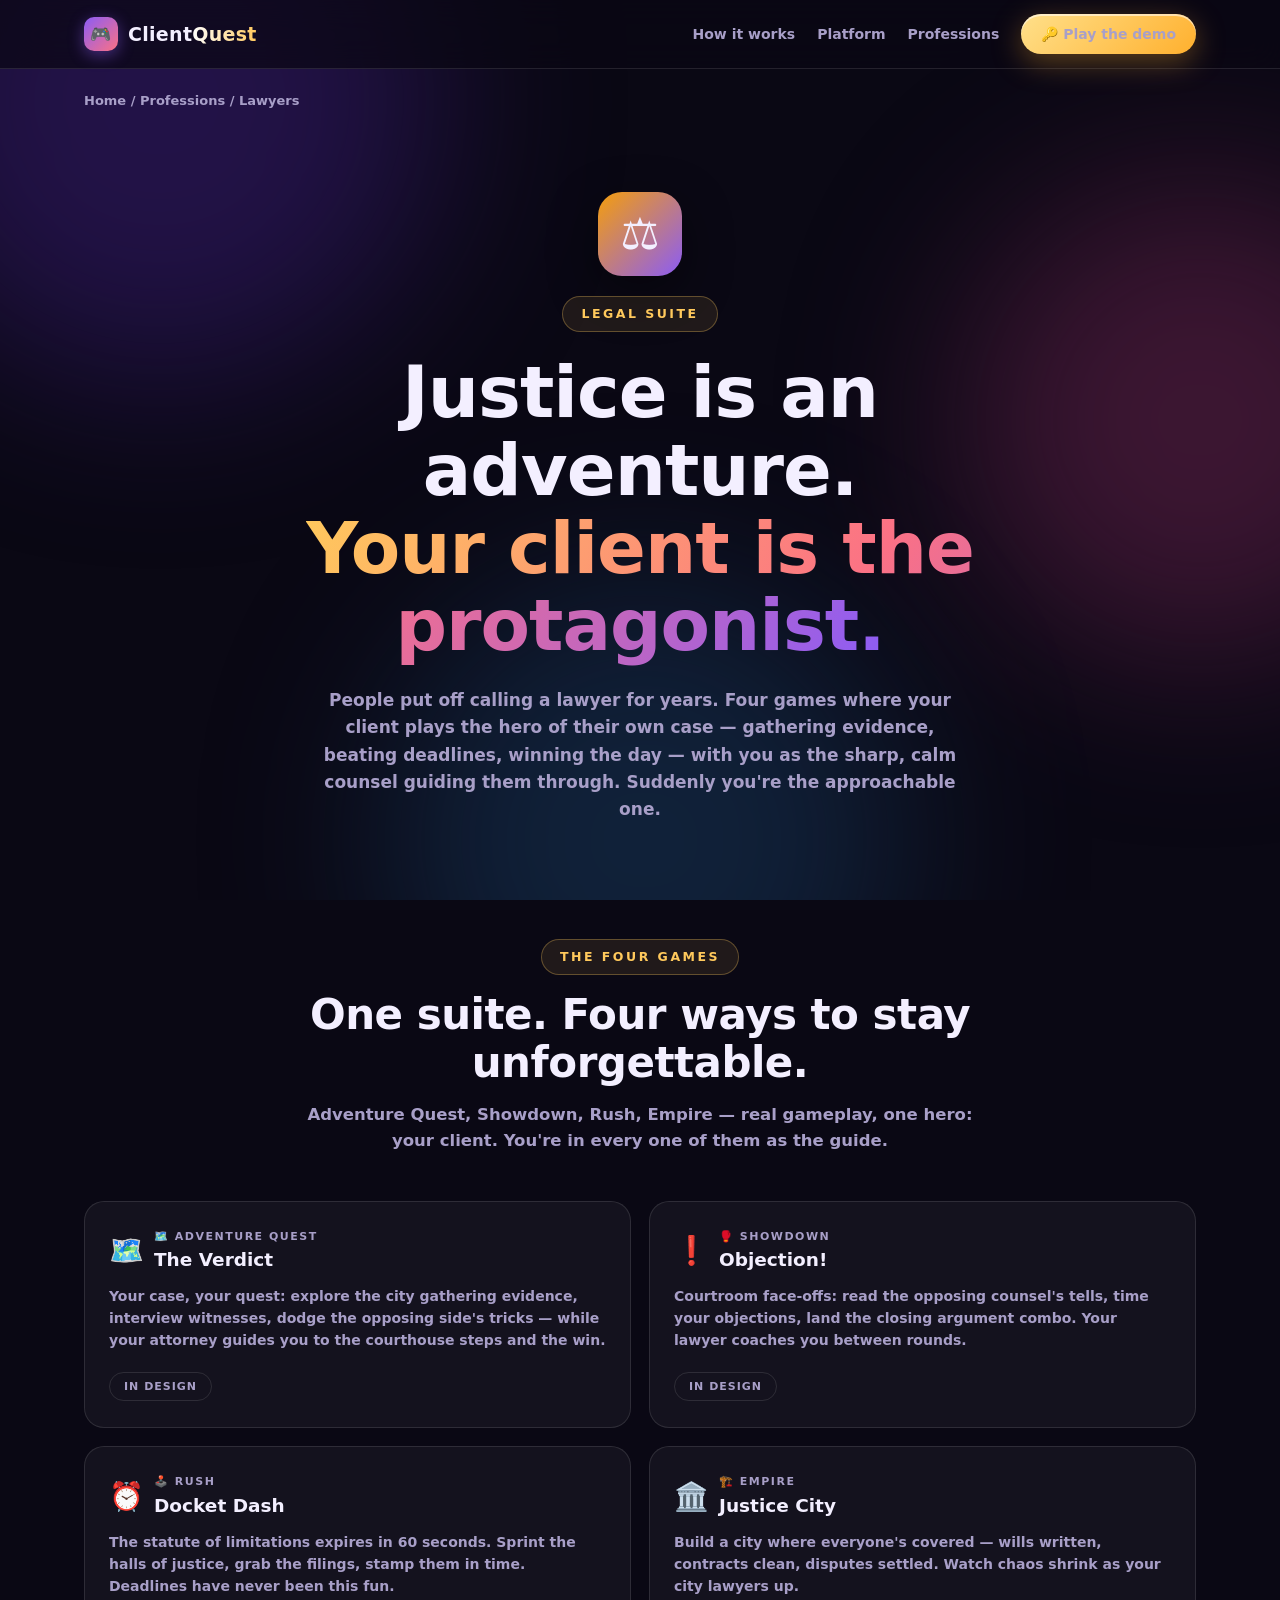
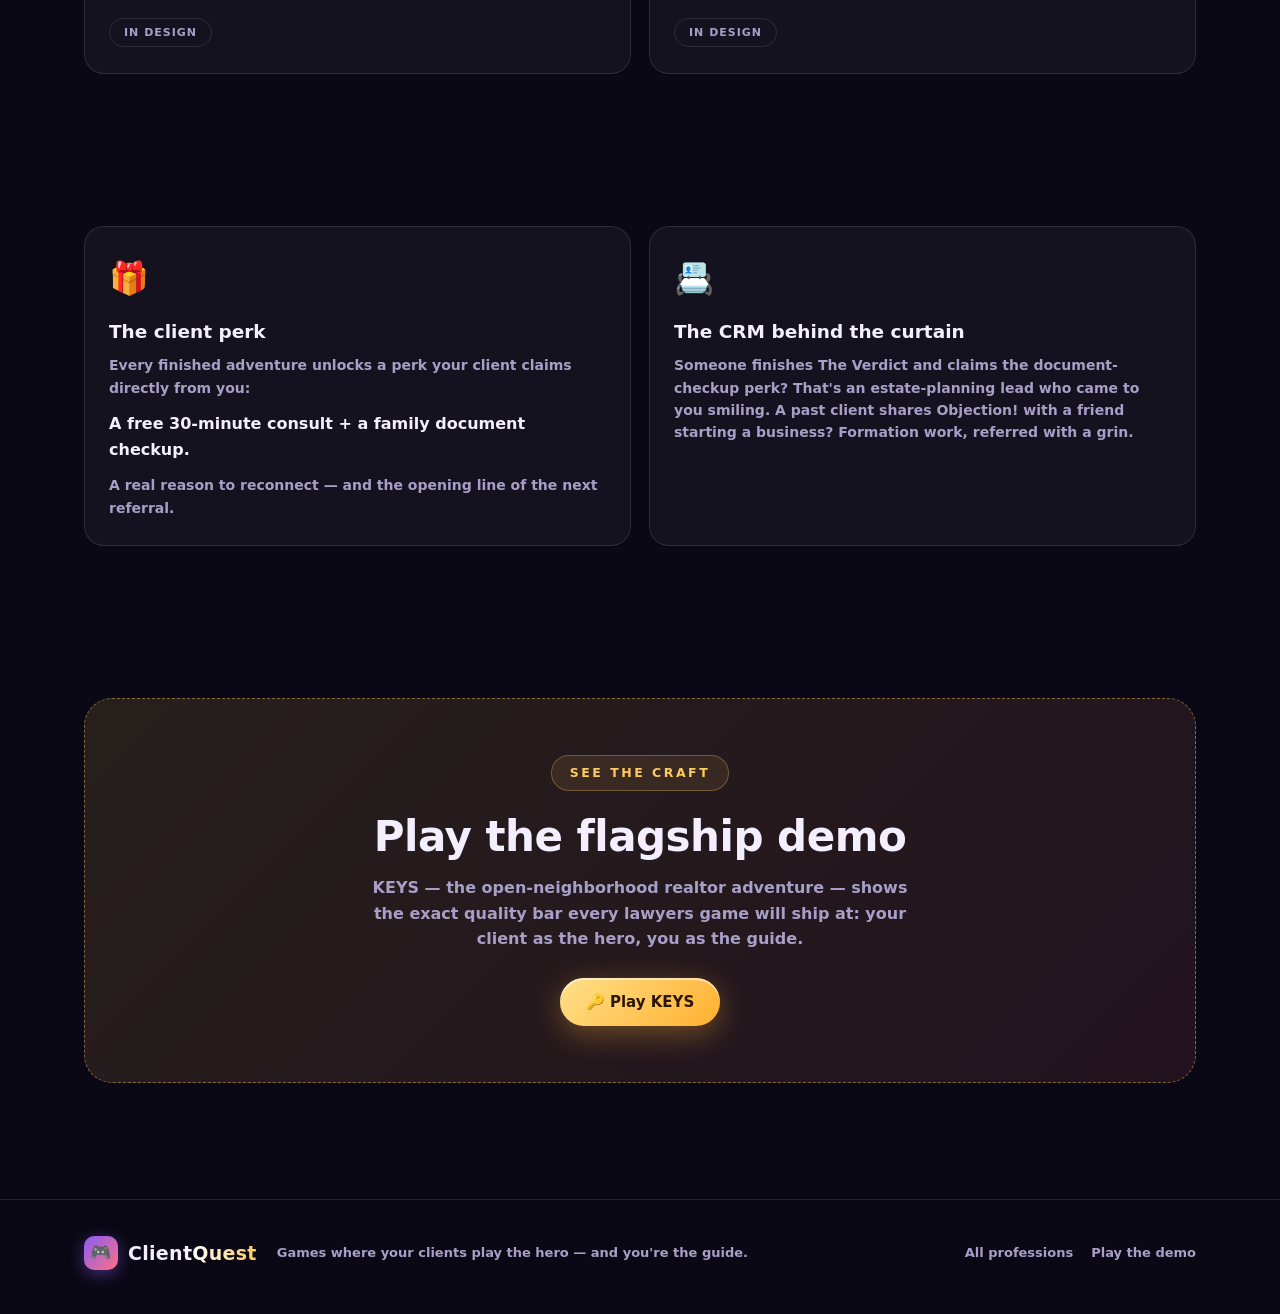
<file: professions/attorneys.html>
<!DOCTYPE html>
<html lang="en">
<head>
<meta charset="UTF-8">
<meta name="viewport" content="width=device-width, initial-scale=1.0">
<title>Lawyers — ClientQuest</title>
<meta name="description" content="ClientQuest for Lawyers: four real games where your client plays the hero and you guide them in-game — plus a referral engine, follow-up CRM, and a client perk: A free 30-minute consult + a family document checkup.">
<link rel="icon" href="data:image/svg+xml,<svg xmlns='http://www.w3.org/2000/svg' viewBox='0 0 100 100'><text y='.9em' font-size='90'>⚖️</text></svg>">
<link rel="stylesheet" href="../css/site.css">
</head>
<body>
<div class="bg-blobs"><div class="blob b1"></div><div class="blob b2"></div><div class="blob b3"></div></div>

<nav>
  <div class="nav-inner">
    <a class="logo" href="../index.html"><span class="mark">🎮</span><span>Client<b>Quest</b></span></a>
    <div class="nav-links">
      <a href="../index.html#how">How it works</a>
      <a href="../index.html#platform">Platform</a>
      <a href="../index.html#professions">Professions</a>
      <a class="btn btn-gold btn-sm" href="../games/realtor/keys/index.html">🔑 Play the demo</a>
    </div>
  </div>
</nav>

<div class="wrap breadcrumb"><a href="../index.html">Home</a> / <a href="../index.html#professions">Professions</a> / Lawyers</div>

<header class="prof-hero wrap" style="--pa:#f59e0b;--pb:#8b5cf6">
  <div class="pe-big">⚖️</div>
  <div class="kicker">Legal suite</div>
  <h1>Justice is an adventure.<br><span class="grad">Your client is the protagonist.</span></h1>
  <p class="sub" style="max-width:660px;margin:22px auto 0;color:var(--muted);font-weight:600;font-size:17px">People put off calling a lawyer for years. Four games where your client plays the hero of their own case — gathering evidence, beating deadlines, winning the day — with you as the sharp, calm counsel guiding them through. Suddenly you're the approachable one.</p>
</header>

<section>
  <div class="wrap">
    <div class="sec-head reveal">
      <div class="kicker">The four games</div>
      <h2>One suite. Four ways to stay unforgettable.</h2>
      <p>Adventure Quest, Showdown, Rush, Empire — real gameplay, one hero: your client. You're in every one of them as the guide.</p>
    </div>
    <div class="grid cols2">
      <div class="card game-card reveal">
        <div class="gtop"><span class="ge">🗺️</span><div><div class="arch">🗺️ Adventure Quest</div><h3>The Verdict</h3></div></div>
        <p>Your case, your quest: explore the city gathering evidence, interview witnesses, dodge the opposing side's tricks — while your attorney guides you to the courthouse steps and the win.</p>
        <div class="status"><span class="pill-soon">IN DESIGN</span></div>
      </div>
      <div class="card game-card reveal">
        <div class="gtop"><span class="ge">❗</span><div><div class="arch">🥊 Showdown</div><h3>Objection!</h3></div></div>
        <p>Courtroom face-offs: read the opposing counsel's tells, time your objections, land the closing argument combo. Your lawyer coaches you between rounds.</p>
        <div class="status"><span class="pill-soon">IN DESIGN</span></div>
      </div>
      <div class="card game-card reveal">
        <div class="gtop"><span class="ge">⏰</span><div><div class="arch">🕹️ Rush</div><h3>Docket Dash</h3></div></div>
        <p>The statute of limitations expires in 60 seconds. Sprint the halls of justice, grab the filings, stamp them in time. Deadlines have never been this fun.</p>
        <div class="status"><span class="pill-soon">IN DESIGN</span></div>
      </div>
      <div class="card game-card reveal">
        <div class="gtop"><span class="ge">🏛️</span><div><div class="arch">🏗️ Empire</div><h3>Justice City</h3></div></div>
        <p>Build a city where everyone's covered — wills written, contracts clean, disputes settled. Watch chaos shrink as your city lawyers up.</p>
        <div class="status"><span class="pill-soon">IN DESIGN</span></div>
      </div>
    </div>
  </div>
</section>

<section>
  <div class="wrap">
    <div class="grid cols2">
      <div class="card reveal">
        <span class="e">🎁</span>
        <h3>The client perk</h3>
        <p>Every finished adventure unlocks a perk your client claims directly from you:</p>
        <p style="margin-top:12px;font-size:16px;color:var(--text)"><b>A free 30-minute consult + a family document checkup.</b></p>
        <p style="margin-top:12px">A real reason to reconnect — and the opening line of the next referral.</p>
      </div>
      <div class="card reveal">
        <span class="e">📇</span>
        <h3>The CRM behind the curtain</h3>
        <p>Someone finishes The Verdict and claims the document-checkup perk? That's an estate-planning lead who came to you smiling. A past client shares Objection! with a friend starting a business? Formation work, referred with a grin.</p>
      </div>
    </div>
  </div>
</section>

<section>
  <div class="wrap">
    <div class="cta-band reveal">
      <div class="kicker">See the craft</div>
      <h2>Play the flagship demo</h2>
      <p style="color:var(--muted);font-weight:600;margin:14px auto 26px;max-width:540px">KEYS — the open-neighborhood realtor adventure — shows the exact quality bar every lawyers game will ship at: your client as the hero, you as the guide.</p>
      <a class="btn btn-gold" href="../games/realtor/keys/index.html">🔑 Play KEYS</a>
    </div>
  </div>
</section>

<footer>
  <div class="wrap foot-inner">
    <a class="logo" href="../index.html"><span class="mark">🎮</span><span>Client<b>Quest</b></span></a>
    <span class="muted">Games where your clients play the hero — and you're the guide.</span>
    <div class="right">
      <a href="../index.html#professions">All professions</a>
      <a href="../games/realtor/keys/index.html">Play the demo</a>
    </div>
  </div>
</footer>

<script src="../js/site.js"></script>
</body>
</html>
</file>
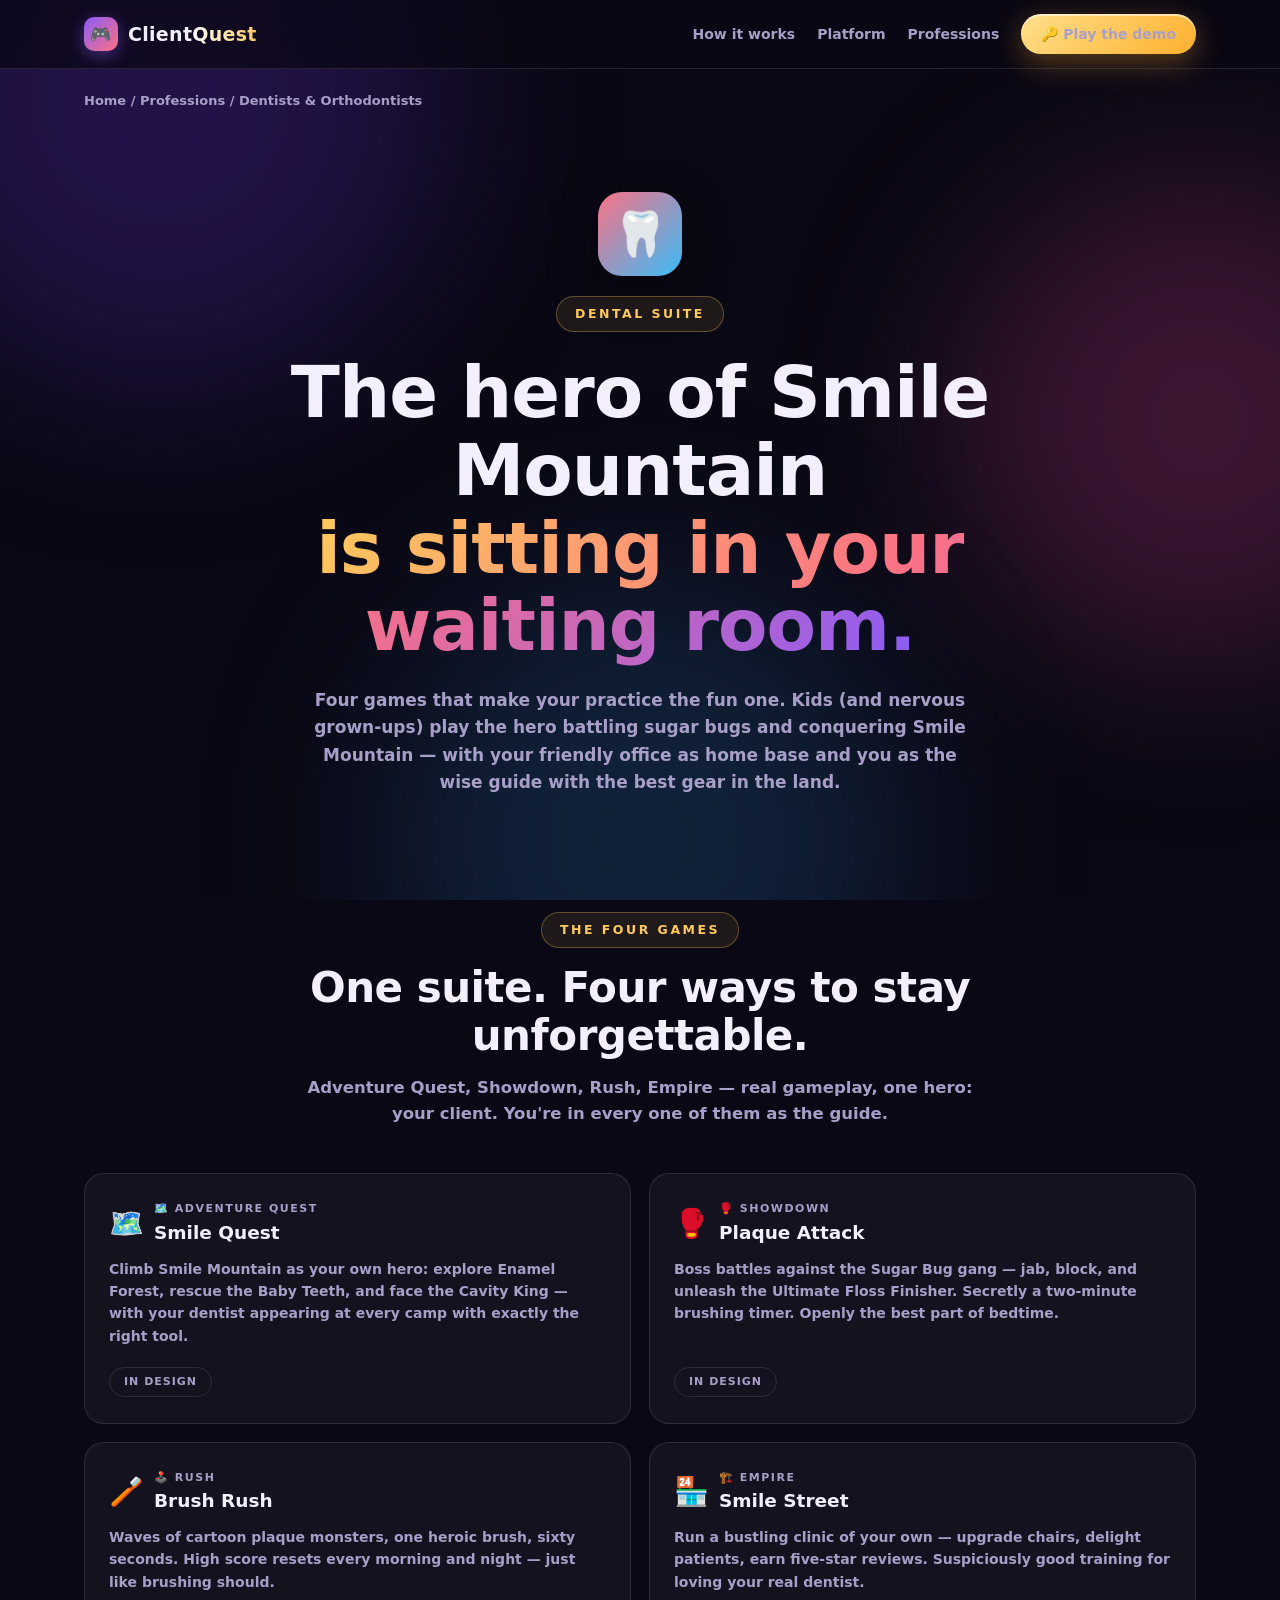
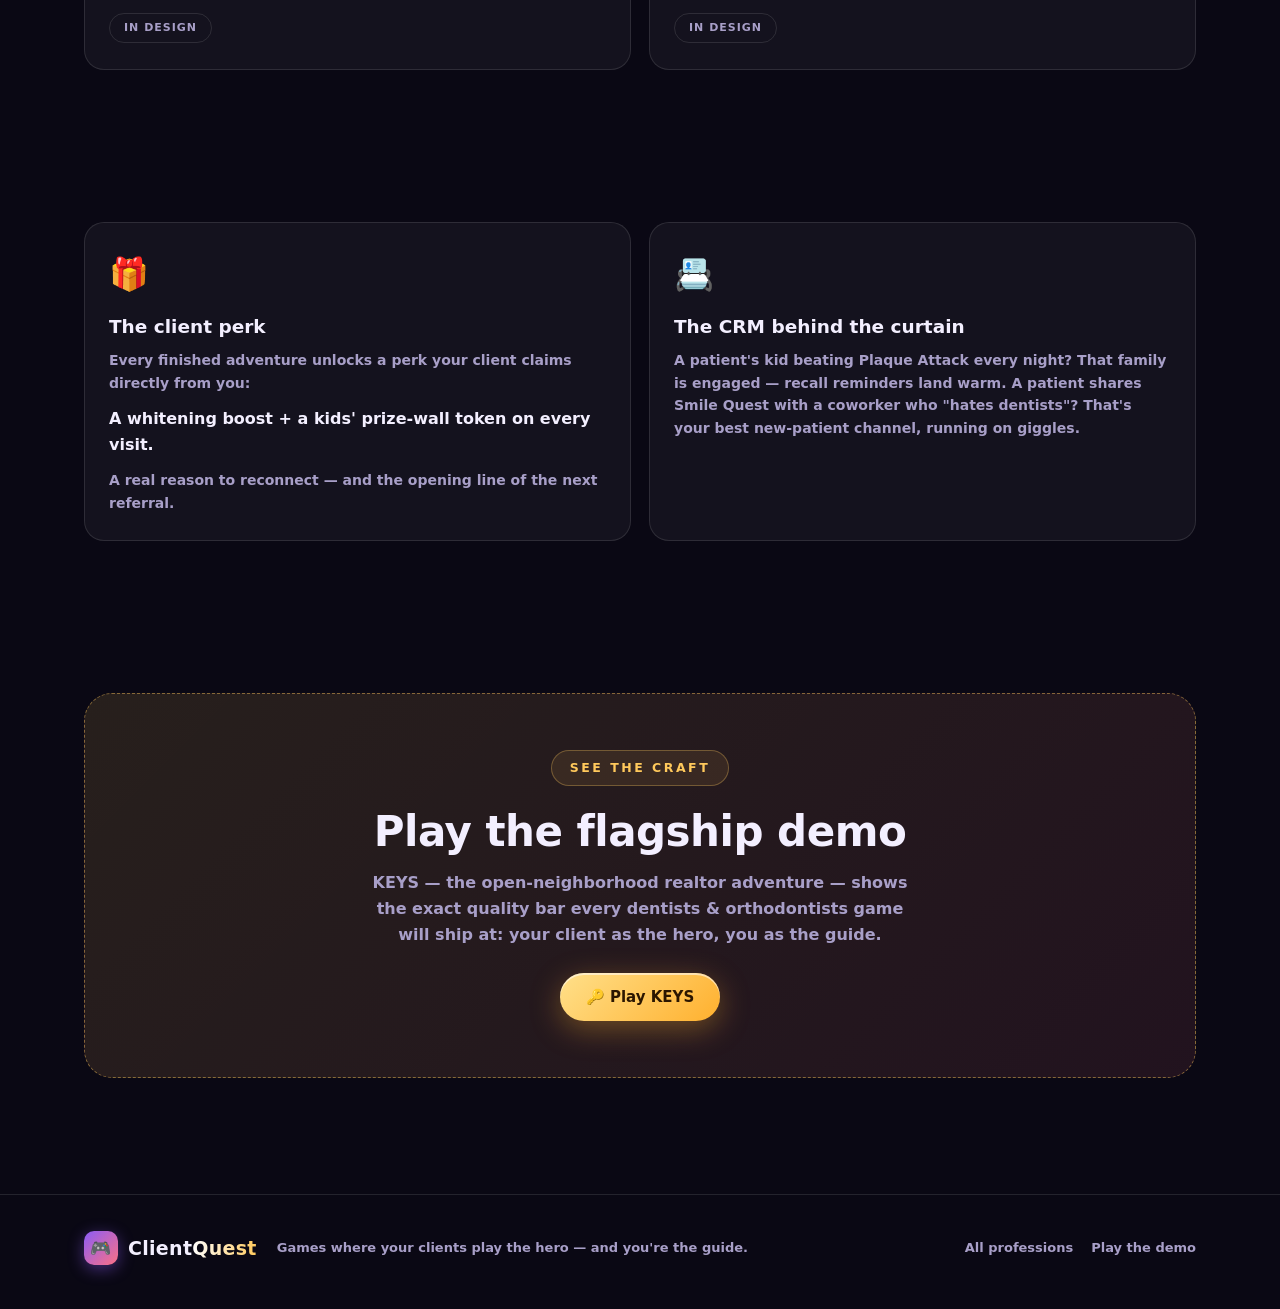
<file: professions/dentists.html>
<!DOCTYPE html>
<html lang="en">
<head>
<meta charset="UTF-8">
<meta name="viewport" content="width=device-width, initial-scale=1.0">
<title>Dentists & Orthodontists — ClientQuest</title>
<meta name="description" content="ClientQuest for Dentists & Orthodontists: four real games where your client plays the hero and you guide them in-game — plus a referral engine, follow-up CRM, and a client perk: A whitening boost + a kids&#x27; prize-wall token on every visit.">
<link rel="icon" href="data:image/svg+xml,<svg xmlns='http://www.w3.org/2000/svg' viewBox='0 0 100 100'><text y='.9em' font-size='90'>🦷</text></svg>">
<link rel="stylesheet" href="../css/site.css">
</head>
<body>
<div class="bg-blobs"><div class="blob b1"></div><div class="blob b2"></div><div class="blob b3"></div></div>

<nav>
  <div class="nav-inner">
    <a class="logo" href="../index.html"><span class="mark">🎮</span><span>Client<b>Quest</b></span></a>
    <div class="nav-links">
      <a href="../index.html#how">How it works</a>
      <a href="../index.html#platform">Platform</a>
      <a href="../index.html#professions">Professions</a>
      <a class="btn btn-gold btn-sm" href="../games/realtor/keys/index.html">🔑 Play the demo</a>
    </div>
  </div>
</nav>

<div class="wrap breadcrumb"><a href="../index.html">Home</a> / <a href="../index.html#professions">Professions</a> / Dentists & Orthodontists</div>

<header class="prof-hero wrap" style="--pa:#fb7185;--pb:#38bdf8">
  <div class="pe-big">🦷</div>
  <div class="kicker">Dental suite</div>
  <h1>The hero of Smile Mountain<br><span class="grad">is sitting in your waiting room.</span></h1>
  <p class="sub" style="max-width:660px;margin:22px auto 0;color:var(--muted);font-weight:600;font-size:17px">Four games that make your practice the fun one. Kids (and nervous grown-ups) play the hero battling sugar bugs and conquering Smile Mountain — with your friendly office as home base and you as the wise guide with the best gear in the land.</p>
</header>

<section>
  <div class="wrap">
    <div class="sec-head reveal">
      <div class="kicker">The four games</div>
      <h2>One suite. Four ways to stay unforgettable.</h2>
      <p>Adventure Quest, Showdown, Rush, Empire — real gameplay, one hero: your client. You're in every one of them as the guide.</p>
    </div>
    <div class="grid cols2">
      <div class="card game-card reveal">
        <div class="gtop"><span class="ge">🗺️</span><div><div class="arch">🗺️ Adventure Quest</div><h3>Smile Quest</h3></div></div>
        <p>Climb Smile Mountain as your own hero: explore Enamel Forest, rescue the Baby Teeth, and face the Cavity King — with your dentist appearing at every camp with exactly the right tool.</p>
        <div class="status"><span class="pill-soon">IN DESIGN</span></div>
      </div>
      <div class="card game-card reveal">
        <div class="gtop"><span class="ge">🥊</span><div><div class="arch">🥊 Showdown</div><h3>Plaque Attack</h3></div></div>
        <p>Boss battles against the Sugar Bug gang — jab, block, and unleash the Ultimate Floss Finisher. Secretly a two-minute brushing timer. Openly the best part of bedtime.</p>
        <div class="status"><span class="pill-soon">IN DESIGN</span></div>
      </div>
      <div class="card game-card reveal">
        <div class="gtop"><span class="ge">🪥</span><div><div class="arch">🕹️ Rush</div><h3>Brush Rush</h3></div></div>
        <p>Waves of cartoon plaque monsters, one heroic brush, sixty seconds. High score resets every morning and night — just like brushing should.</p>
        <div class="status"><span class="pill-soon">IN DESIGN</span></div>
      </div>
      <div class="card game-card reveal">
        <div class="gtop"><span class="ge">🏪</span><div><div class="arch">🏗️ Empire</div><h3>Smile Street</h3></div></div>
        <p>Run a bustling clinic of your own — upgrade chairs, delight patients, earn five-star reviews. Suspiciously good training for loving your real dentist.</p>
        <div class="status"><span class="pill-soon">IN DESIGN</span></div>
      </div>
    </div>
  </div>
</section>

<section>
  <div class="wrap">
    <div class="grid cols2">
      <div class="card reveal">
        <span class="e">🎁</span>
        <h3>The client perk</h3>
        <p>Every finished adventure unlocks a perk your client claims directly from you:</p>
        <p style="margin-top:12px;font-size:16px;color:var(--text)"><b>A whitening boost + a kids' prize-wall token on every visit.</b></p>
        <p style="margin-top:12px">A real reason to reconnect — and the opening line of the next referral.</p>
      </div>
      <div class="card reveal">
        <span class="e">📇</span>
        <h3>The CRM behind the curtain</h3>
        <p>A patient's kid beating Plaque Attack every night? That family is engaged — recall reminders land warm. A patient shares Smile Quest with a coworker who "hates dentists"? That's your best new-patient channel, running on giggles.</p>
      </div>
    </div>
  </div>
</section>

<section>
  <div class="wrap">
    <div class="cta-band reveal">
      <div class="kicker">See the craft</div>
      <h2>Play the flagship demo</h2>
      <p style="color:var(--muted);font-weight:600;margin:14px auto 26px;max-width:540px">KEYS — the open-neighborhood realtor adventure — shows the exact quality bar every dentists & orthodontists game will ship at: your client as the hero, you as the guide.</p>
      <a class="btn btn-gold" href="../games/realtor/keys/index.html">🔑 Play KEYS</a>
    </div>
  </div>
</section>

<footer>
  <div class="wrap foot-inner">
    <a class="logo" href="../index.html"><span class="mark">🎮</span><span>Client<b>Quest</b></span></a>
    <span class="muted">Games where your clients play the hero — and you're the guide.</span>
    <div class="right">
      <a href="../index.html#professions">All professions</a>
      <a href="../games/realtor/keys/index.html">Play the demo</a>
    </div>
  </div>
</footer>

<script src="../js/site.js"></script>
</body>
</html>
</file>
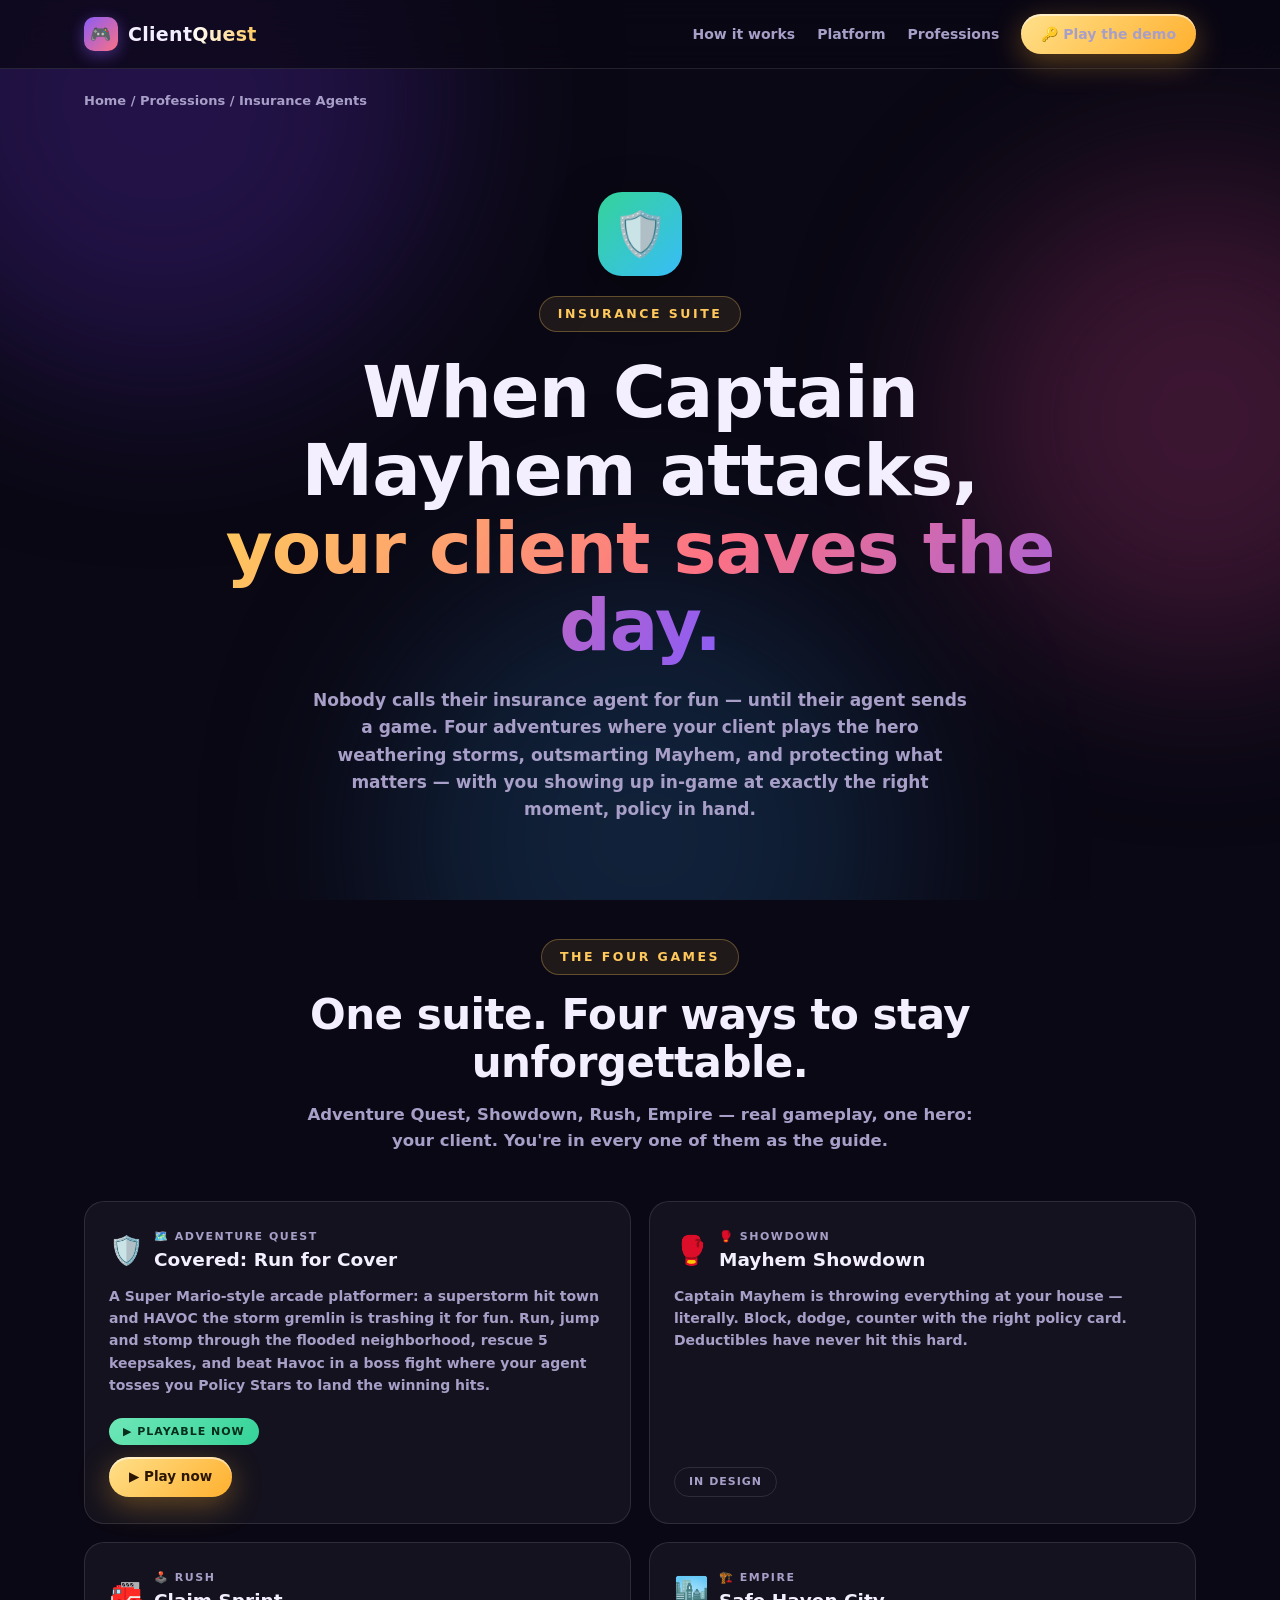
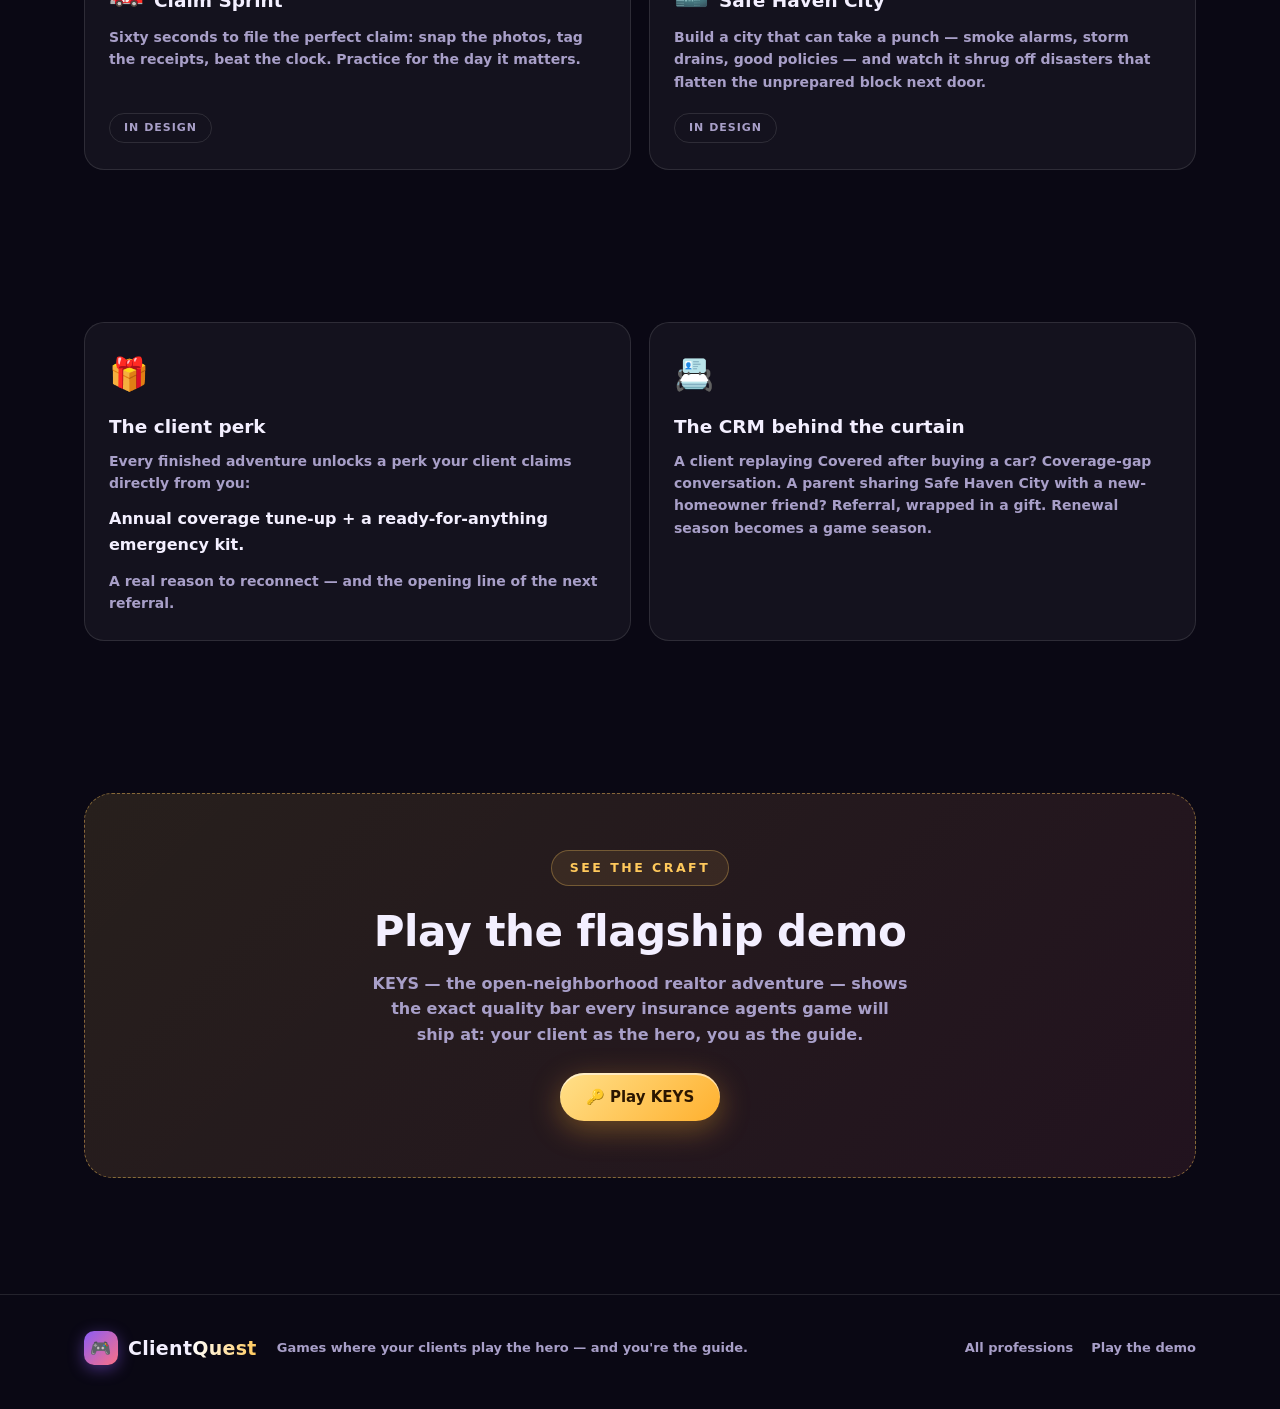
<file: professions/insurance-agents.html>
<!DOCTYPE html>
<html lang="en">
<head>
<meta charset="UTF-8">
<meta name="viewport" content="width=device-width, initial-scale=1.0">
<title>Insurance Agents — ClientQuest</title>
<meta name="description" content="ClientQuest for Insurance Agents: four real games where your client plays the hero and you guide them in-game — plus a referral engine, follow-up CRM, and a client perk: Annual coverage tune-up + a ready-for-anything emergency kit.">
<link rel="icon" href="data:image/svg+xml,<svg xmlns='http://www.w3.org/2000/svg' viewBox='0 0 100 100'><text y='.9em' font-size='90'>🛡️</text></svg>">
<link rel="stylesheet" href="../css/site.css">
</head>
<body>
<div class="bg-blobs"><div class="blob b1"></div><div class="blob b2"></div><div class="blob b3"></div></div>

<nav>
  <div class="nav-inner">
    <a class="logo" href="../index.html"><span class="mark">🎮</span><span>Client<b>Quest</b></span></a>
    <div class="nav-links">
      <a href="../index.html#how">How it works</a>
      <a href="../index.html#platform">Platform</a>
      <a href="../index.html#professions">Professions</a>
      <a class="btn btn-gold btn-sm" href="../games/realtor/keys/index.html">🔑 Play the demo</a>
    </div>
  </div>
</nav>

<div class="wrap breadcrumb"><a href="../index.html">Home</a> / <a href="../index.html#professions">Professions</a> / Insurance Agents</div>

<header class="prof-hero wrap" style="--pa:#34d399;--pb:#38bdf8">
  <div class="pe-big">🛡️</div>
  <div class="kicker">Insurance suite</div>
  <h1>When Captain Mayhem attacks,<br><span class="grad">your client saves the day.</span></h1>
  <p class="sub" style="max-width:660px;margin:22px auto 0;color:var(--muted);font-weight:600;font-size:17px">Nobody calls their insurance agent for fun — until their agent sends a game. Four adventures where your client plays the hero weathering storms, outsmarting Mayhem, and protecting what matters — with you showing up in-game at exactly the right moment, policy in hand.</p>
</header>

<section>
  <div class="wrap">
    <div class="sec-head reveal">
      <div class="kicker">The four games</div>
      <h2>One suite. Four ways to stay unforgettable.</h2>
      <p>Adventure Quest, Showdown, Rush, Empire — real gameplay, one hero: your client. You're in every one of them as the guide.</p>
    </div>
    <div class="grid cols2">
      <div class="card game-card reveal">
        <div class="gtop"><span class="ge">🛡️</span><div><div class="arch">🗺️ Adventure Quest</div><h3>Covered: Run for Cover</h3></div></div>
        <p>A Super Mario-style arcade platformer: a superstorm hit town and HAVOC the storm gremlin is trashing it for fun. Run, jump and stomp through the flooded neighborhood, rescue 5 keepsakes, and beat Havoc in a boss fight where your agent tosses you Policy Stars to land the winning hits.</p>
        <div class="status"><span class="pill-live">▶ PLAYABLE NOW</span>
        <div style="margin-top:12px"><a class="btn btn-gold btn-sm" href="../games/insurance/covered/index.html">▶ Play now</a></div></div>
      </div>
      <div class="card game-card reveal">
        <div class="gtop"><span class="ge">🥊</span><div><div class="arch">🥊 Showdown</div><h3>Mayhem Showdown</h3></div></div>
        <p>Captain Mayhem is throwing everything at your house — literally. Block, dodge, counter with the right policy card. Deductibles have never hit this hard.</p>
        <div class="status"><span class="pill-soon">IN DESIGN</span></div>
      </div>
      <div class="card game-card reveal">
        <div class="gtop"><span class="ge">🚒</span><div><div class="arch">🕹️ Rush</div><h3>Claim Sprint</h3></div></div>
        <p>Sixty seconds to file the perfect claim: snap the photos, tag the receipts, beat the clock. Practice for the day it matters.</p>
        <div class="status"><span class="pill-soon">IN DESIGN</span></div>
      </div>
      <div class="card game-card reveal">
        <div class="gtop"><span class="ge">🏙️</span><div><div class="arch">🏗️ Empire</div><h3>Safe Haven City</h3></div></div>
        <p>Build a city that can take a punch — smoke alarms, storm drains, good policies — and watch it shrug off disasters that flatten the unprepared block next door.</p>
        <div class="status"><span class="pill-soon">IN DESIGN</span></div>
      </div>
    </div>
  </div>
</section>

<section>
  <div class="wrap">
    <div class="grid cols2">
      <div class="card reveal">
        <span class="e">🎁</span>
        <h3>The client perk</h3>
        <p>Every finished adventure unlocks a perk your client claims directly from you:</p>
        <p style="margin-top:12px;font-size:16px;color:var(--text)"><b>Annual coverage tune-up + a ready-for-anything emergency kit.</b></p>
        <p style="margin-top:12px">A real reason to reconnect — and the opening line of the next referral.</p>
      </div>
      <div class="card reveal">
        <span class="e">📇</span>
        <h3>The CRM behind the curtain</h3>
        <p>A client replaying Covered after buying a car? Coverage-gap conversation. A parent sharing Safe Haven City with a new-homeowner friend? Referral, wrapped in a gift. Renewal season becomes a game season.</p>
      </div>
    </div>
  </div>
</section>

<section>
  <div class="wrap">
    <div class="cta-band reveal">
      <div class="kicker">See the craft</div>
      <h2>Play the flagship demo</h2>
      <p style="color:var(--muted);font-weight:600;margin:14px auto 26px;max-width:540px">KEYS — the open-neighborhood realtor adventure — shows the exact quality bar every insurance agents game will ship at: your client as the hero, you as the guide.</p>
      <a class="btn btn-gold" href="../games/realtor/keys/index.html">🔑 Play KEYS</a>
    </div>
  </div>
</section>

<footer>
  <div class="wrap foot-inner">
    <a class="logo" href="../index.html"><span class="mark">🎮</span><span>Client<b>Quest</b></span></a>
    <span class="muted">Games where your clients play the hero — and you're the guide.</span>
    <div class="right">
      <a href="../index.html#professions">All professions</a>
      <a href="../games/realtor/keys/index.html">Play the demo</a>
    </div>
  </div>
</footer>

<script src="../js/site.js"></script>
</body>
</html>
</file>
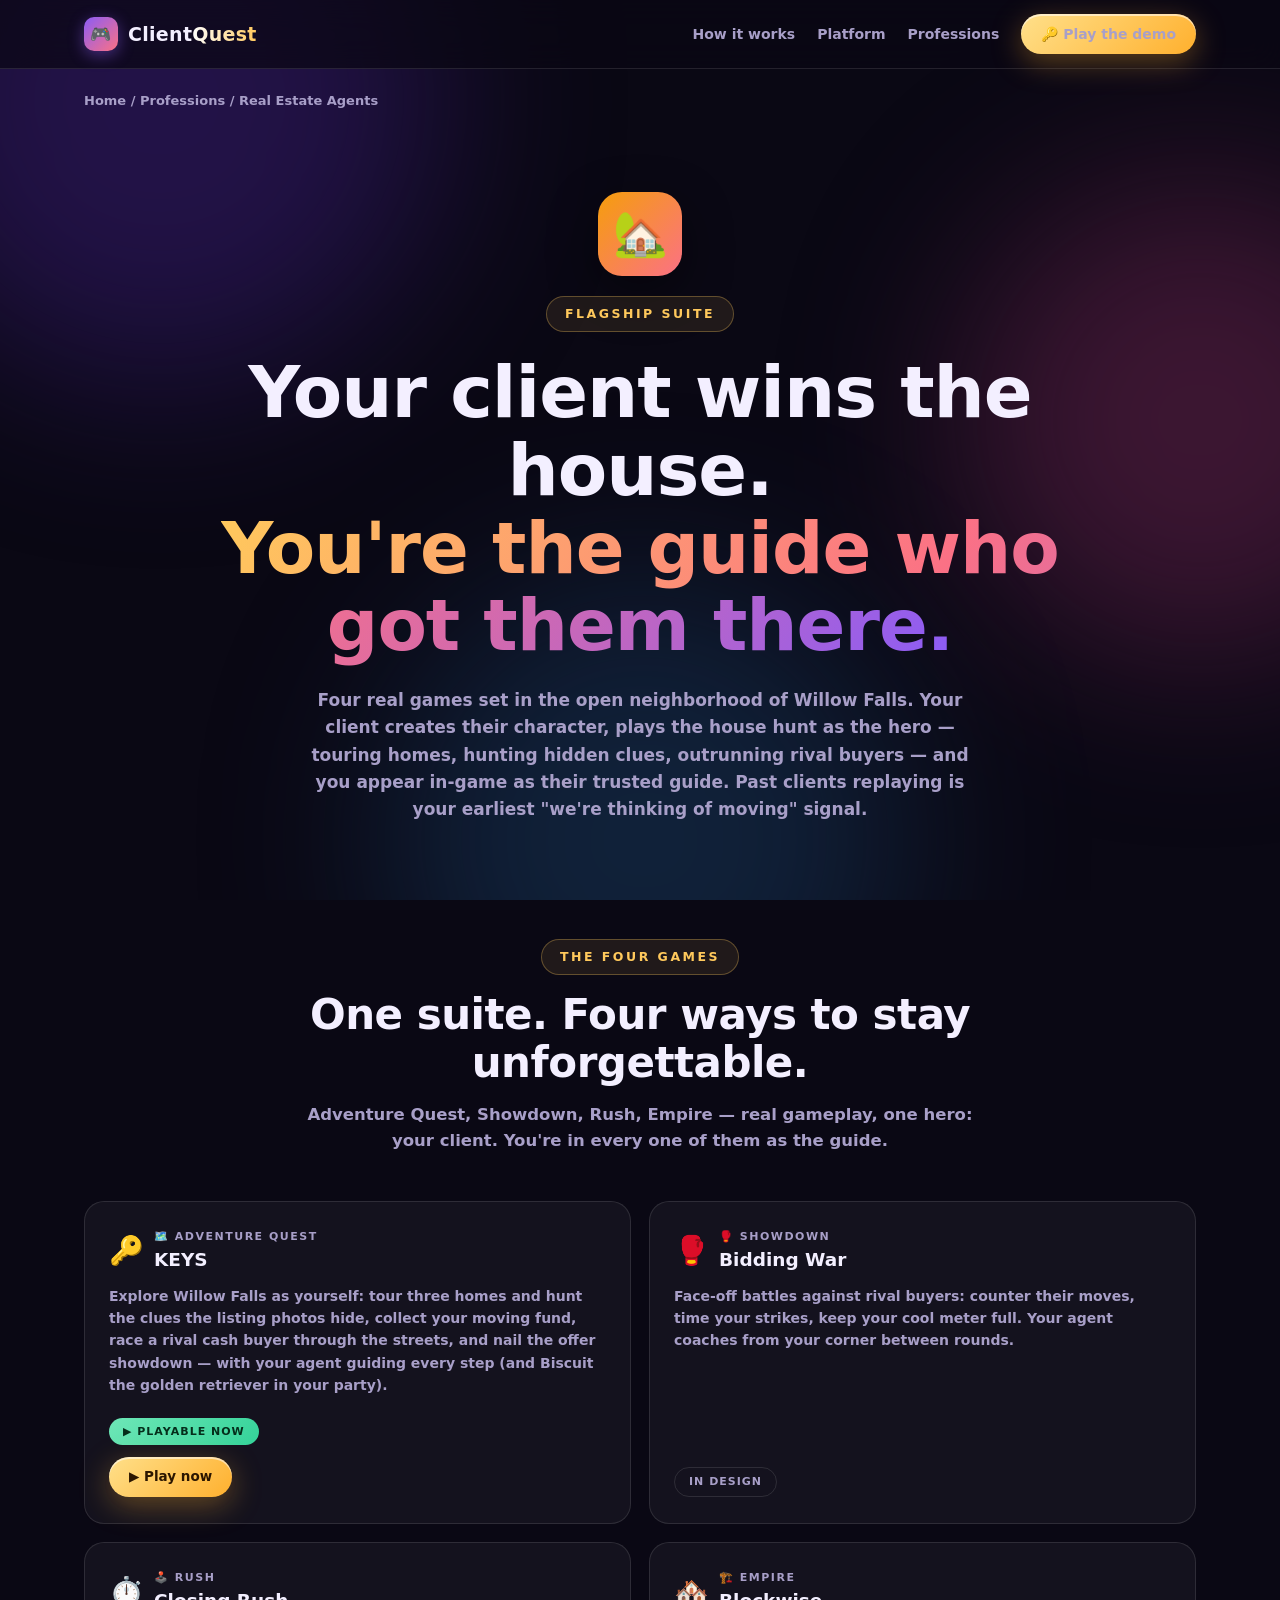
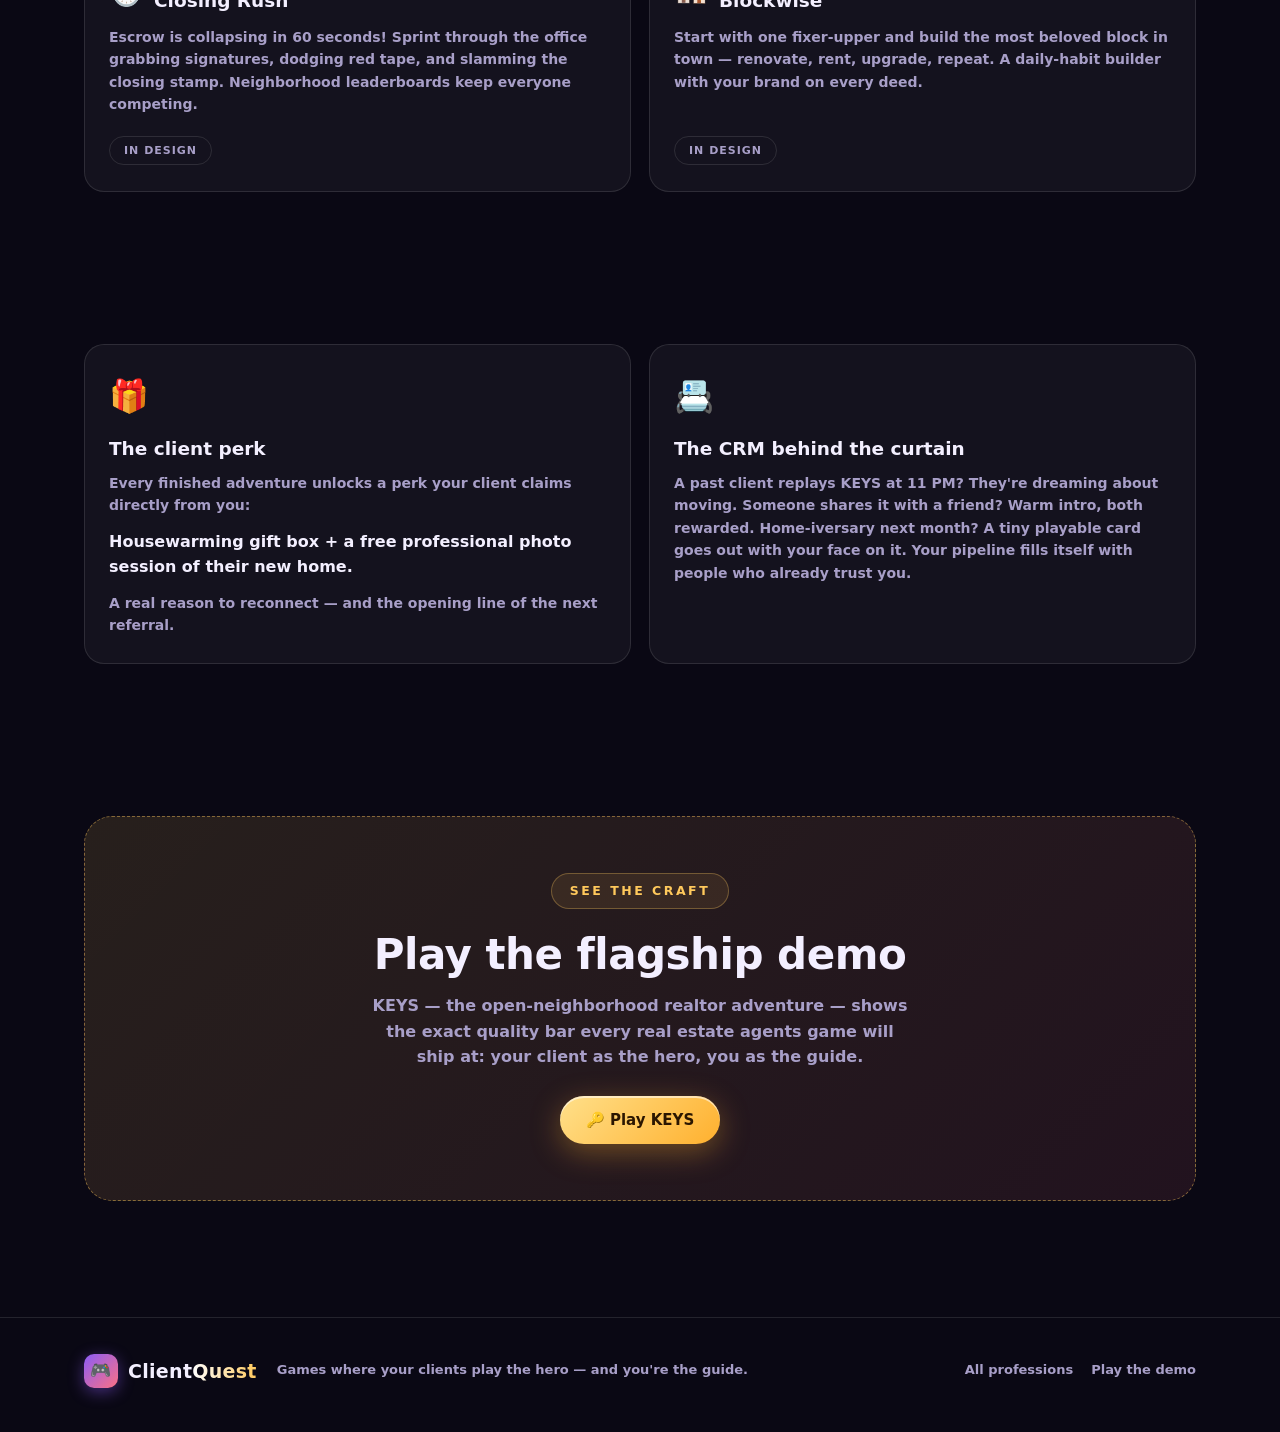
<file: professions/real-estate.html>
<!DOCTYPE html>
<html lang="en">
<head>
<meta charset="UTF-8">
<meta name="viewport" content="width=device-width, initial-scale=1.0">
<title>Real Estate Agents — ClientQuest</title>
<meta name="description" content="ClientQuest for Real Estate Agents: four real games where your client plays the hero and you guide them in-game — plus a referral engine, follow-up CRM, and a client perk: Housewarming gift box + a free professional photo session of their new home.">
<link rel="icon" href="data:image/svg+xml,<svg xmlns='http://www.w3.org/2000/svg' viewBox='0 0 100 100'><text y='.9em' font-size='90'>🏡</text></svg>">
<link rel="stylesheet" href="../css/site.css">
</head>
<body>
<div class="bg-blobs"><div class="blob b1"></div><div class="blob b2"></div><div class="blob b3"></div></div>

<nav>
  <div class="nav-inner">
    <a class="logo" href="../index.html"><span class="mark">🎮</span><span>Client<b>Quest</b></span></a>
    <div class="nav-links">
      <a href="../index.html#how">How it works</a>
      <a href="../index.html#platform">Platform</a>
      <a href="../index.html#professions">Professions</a>
      <a class="btn btn-gold btn-sm" href="../games/realtor/keys/index.html">🔑 Play the demo</a>
    </div>
  </div>
</nav>

<div class="wrap breadcrumb"><a href="../index.html">Home</a> / <a href="../index.html#professions">Professions</a> / Real Estate Agents</div>

<header class="prof-hero wrap" style="--pa:#f59e0b;--pb:#fb7185">
  <div class="pe-big">🏡</div>
  <div class="kicker">Flagship suite</div>
  <h1>Your client wins the house.<br><span class="grad">You're the guide who got them there.</span></h1>
  <p class="sub" style="max-width:660px;margin:22px auto 0;color:var(--muted);font-weight:600;font-size:17px">Four real games set in the open neighborhood of Willow Falls. Your client creates their character, plays the house hunt as the hero — touring homes, hunting hidden clues, outrunning rival buyers — and you appear in-game as their trusted guide. Past clients replaying is your earliest "we're thinking of moving" signal.</p>
</header>

<section>
  <div class="wrap">
    <div class="sec-head reveal">
      <div class="kicker">The four games</div>
      <h2>One suite. Four ways to stay unforgettable.</h2>
      <p>Adventure Quest, Showdown, Rush, Empire — real gameplay, one hero: your client. You're in every one of them as the guide.</p>
    </div>
    <div class="grid cols2">
      <div class="card game-card reveal">
        <div class="gtop"><span class="ge">🔑</span><div><div class="arch">🗺️ Adventure Quest</div><h3>KEYS</h3></div></div>
        <p>Explore Willow Falls as yourself: tour three homes and hunt the clues the listing photos hide, collect your moving fund, race a rival cash buyer through the streets, and nail the offer showdown — with your agent guiding every step (and Biscuit the golden retriever in your party).</p>
        <div class="status"><span class="pill-live">▶ PLAYABLE NOW</span>
        <div style="margin-top:12px"><a class="btn btn-gold btn-sm" href="../games/realtor/keys/index.html">▶ Play now</a></div></div>
      </div>
      <div class="card game-card reveal">
        <div class="gtop"><span class="ge">🥊</span><div><div class="arch">🥊 Showdown</div><h3>Bidding War</h3></div></div>
        <p>Face-off battles against rival buyers: counter their moves, time your strikes, keep your cool meter full. Your agent coaches from your corner between rounds.</p>
        <div class="status"><span class="pill-soon">IN DESIGN</span></div>
      </div>
      <div class="card game-card reveal">
        <div class="gtop"><span class="ge">⏱️</span><div><div class="arch">🕹️ Rush</div><h3>Closing Rush</h3></div></div>
        <p>Escrow is collapsing in 60 seconds! Sprint through the office grabbing signatures, dodging red tape, and slamming the closing stamp. Neighborhood leaderboards keep everyone competing.</p>
        <div class="status"><span class="pill-soon">IN DESIGN</span></div>
      </div>
      <div class="card game-card reveal">
        <div class="gtop"><span class="ge">🏘️</span><div><div class="arch">🏗️ Empire</div><h3>Blockwise</h3></div></div>
        <p>Start with one fixer-upper and build the most beloved block in town — renovate, rent, upgrade, repeat. A daily-habit builder with your brand on every deed.</p>
        <div class="status"><span class="pill-soon">IN DESIGN</span></div>
      </div>
    </div>
  </div>
</section>

<section>
  <div class="wrap">
    <div class="grid cols2">
      <div class="card reveal">
        <span class="e">🎁</span>
        <h3>The client perk</h3>
        <p>Every finished adventure unlocks a perk your client claims directly from you:</p>
        <p style="margin-top:12px;font-size:16px;color:var(--text)"><b>Housewarming gift box + a free professional photo session of their new home.</b></p>
        <p style="margin-top:12px">A real reason to reconnect — and the opening line of the next referral.</p>
      </div>
      <div class="card reveal">
        <span class="e">📇</span>
        <h3>The CRM behind the curtain</h3>
        <p>A past client replays KEYS at 11 PM? They're dreaming about moving. Someone shares it with a friend? Warm intro, both rewarded. Home-iversary next month? A tiny playable card goes out with your face on it. Your pipeline fills itself with people who already trust you.</p>
      </div>
    </div>
  </div>
</section>

<section>
  <div class="wrap">
    <div class="cta-band reveal">
      <div class="kicker">See the craft</div>
      <h2>Play the flagship demo</h2>
      <p style="color:var(--muted);font-weight:600;margin:14px auto 26px;max-width:540px">KEYS — the open-neighborhood realtor adventure — shows the exact quality bar every real estate agents game will ship at: your client as the hero, you as the guide.</p>
      <a class="btn btn-gold" href="../games/realtor/keys/index.html">🔑 Play KEYS</a>
    </div>
  </div>
</section>

<footer>
  <div class="wrap foot-inner">
    <a class="logo" href="../index.html"><span class="mark">🎮</span><span>Client<b>Quest</b></span></a>
    <span class="muted">Games where your clients play the hero — and you're the guide.</span>
    <div class="right">
      <a href="../index.html#professions">All professions</a>
      <a href="../games/realtor/keys/index.html">Play the demo</a>
    </div>
  </div>
</footer>

<script src="../js/site.js"></script>
</body>
</html>
</file>
<file: css/site.css>
/* =====================================================
   ClientQuest — shared site styles
===================================================== */
:root{
  --ink:#0a0814;
  --ink2:#110d22;
  --card:rgba(255,255,255,.045);
  --edge:rgba(255,255,255,.11);
  --text:#f3efff;
  --muted:#a89fc8;
  --gold:#ffc95c;
  --gold-hot:#ffb02e;
  --violet:#8b5cf6;
  --rose:#fb7185;
  --sky:#38bdf8;
  --mint:#34d399;
  --radius:20px;
  --maxw:1160px;
}
*{margin:0;padding:0;box-sizing:border-box}
html{scroll-behavior:smooth}
body{
  font-family:ui-rounded,'SF Pro Rounded','Segoe UI',system-ui,-apple-system,sans-serif;
  background:var(--ink);color:var(--text);line-height:1.6;overflow-x:hidden;
}
a{color:inherit;text-decoration:none}
img{max-width:100%;display:block}
.wrap{max-width:var(--maxw);margin:0 auto;padding:0 24px}

/* ---------- background glow ---------- */
.bg-blobs{position:fixed;inset:0;z-index:-1;overflow:hidden;pointer-events:none}
.blob{position:absolute;border-radius:50%;filter:blur(90px);opacity:.5;animation:blobfloat 18s ease-in-out infinite alternate}
.blob.b1{width:560px;height:560px;background:#3b1d7a;top:-180px;left:-120px}
.blob.b2{width:480px;height:480px;background:#6e2450;top:20%;right:-160px;animation-delay:-6s}
.blob.b3{width:520px;height:520px;background:#173a5e;bottom:-200px;left:30%;animation-delay:-12s}
@keyframes blobfloat{from{transform:translate(0,0) scale(1)}to{transform:translate(60px,40px) scale(1.12)}}

/* ---------- nav ---------- */
nav{
  position:sticky;top:0;z-index:100;backdrop-filter:blur(16px);
  background:rgba(10,8,20,.72);border-bottom:1px solid var(--edge);
}
.nav-inner{max-width:var(--maxw);margin:0 auto;padding:14px 24px;display:flex;align-items:center;gap:26px}
.logo{display:flex;align-items:center;gap:10px;font-weight:900;font-size:19px;letter-spacing:.3px}
.logo .mark{
  width:34px;height:34px;border-radius:10px;display:grid;place-items:center;font-size:17px;
  background:linear-gradient(135deg,var(--violet),var(--rose));box-shadow:0 4px 16px rgba(139,92,246,.45);
}
.logo b{background:linear-gradient(90deg,#fff,var(--gold));-webkit-background-clip:text;background-clip:text;color:transparent}
.nav-links{display:flex;gap:22px;margin-left:auto;align-items:center}
.nav-links a{font-size:14px;font-weight:700;color:var(--muted);transition:color .2s}
.nav-links a:hover{color:var(--text)}
.btn{
  display:inline-flex;align-items:center;gap:8px;font-weight:900;cursor:pointer;border:none;font-family:inherit;
  border-radius:99px;transition:transform .18s,box-shadow .18s;white-space:nowrap;
}
.btn-gold{
  background:linear-gradient(135deg,#ffe08a,var(--gold-hot));color:#2b1600;
  padding:12px 26px;font-size:15px;box-shadow:0 8px 30px rgba(255,176,46,.35),inset 0 2px 0 rgba(255,255,255,.55);
}
.btn-gold:hover{transform:translateY(-2px) scale(1.03);box-shadow:0 12px 44px rgba(255,176,46,.5),inset 0 2px 0 rgba(255,255,255,.55)}
.btn-ghost{
  background:rgba(255,255,255,.06);color:var(--text);border:1.5px solid var(--edge);
  padding:12px 26px;font-size:15px;
}
.btn-ghost:hover{transform:translateY(-2px);border-color:rgba(255,255,255,.3)}
.btn-sm{padding:9px 20px;font-size:13.5px}

/* ---------- hero ---------- */
.hero{padding:92px 0 60px;text-align:center;position:relative}
.kicker{
  display:inline-flex;align-items:center;gap:8px;font-size:12.5px;font-weight:900;letter-spacing:2.5px;
  text-transform:uppercase;color:var(--gold);background:rgba(255,201,92,.09);
  border:1px solid rgba(255,201,92,.3);border-radius:99px;padding:7px 18px;margin-bottom:22px;
}
h1{
  font-size:clamp(38px,6.4vw,72px);font-weight:900;line-height:1.08;letter-spacing:-1px;
  max-width:900px;margin:0 auto;
}
h1 .grad{background:linear-gradient(120deg,var(--gold) 0%,var(--rose) 50%,var(--violet) 100%);-webkit-background-clip:text;background-clip:text;color:transparent}
.hero .sub{max-width:640px;margin:22px auto 0;font-size:clamp(16px,2.2vw,19px);color:var(--muted);font-weight:600}
.hero .ctas{display:flex;gap:14px;justify-content:center;margin-top:34px;flex-wrap:wrap}
.hero .tiles{display:flex;gap:14px;justify-content:center;margin-top:56px;flex-wrap:wrap}
.tile{
  display:flex;flex-direction:column;align-items:center;gap:6px;width:118px;
  background:var(--card);border:1px solid var(--edge);border-radius:18px;padding:16px 8px;
  animation:tilefloat 5s ease-in-out infinite alternate;
}
.tile:nth-child(2){animation-delay:-1.2s}.tile:nth-child(3){animation-delay:-2.4s}
.tile:nth-child(4){animation-delay:-3.6s}.tile:nth-child(5){animation-delay:-4.2s}
@keyframes tilefloat{from{transform:translateY(0)}to{transform:translateY(-10px)}}
.tile .e{font-size:30px}
.tile .n{font-size:11.5px;font-weight:800;color:var(--muted);text-align:center;line-height:1.3}

/* ---------- sections ---------- */
section{padding:76px 0}
.sec-head{text-align:center;max-width:680px;margin:0 auto 46px}
.sec-head .kicker{margin-bottom:16px}
h2{font-size:clamp(28px,4.4vw,42px);font-weight:900;line-height:1.15;letter-spacing:-.5px}
.sec-head p{color:var(--muted);font-weight:600;margin-top:14px;font-size:16.5px}

.grid{display:grid;gap:18px}
.grid.cols4{grid-template-columns:repeat(4,1fr)}
.grid.cols3{grid-template-columns:repeat(3,1fr)}
.grid.cols2{grid-template-columns:repeat(2,1fr)}
@media(max-width:960px){.grid.cols4{grid-template-columns:repeat(2,1fr)}.grid.cols3{grid-template-columns:repeat(2,1fr)}}
@media(max-width:600px){.grid.cols4,.grid.cols3,.grid.cols2{grid-template-columns:1fr}}

.card{
  background:var(--card);border:1px solid var(--edge);border-radius:var(--radius);
  padding:26px 24px;transition:transform .25s,border-color .25s,box-shadow .25s;
}
.card:hover{transform:translateY(-4px);border-color:rgba(255,255,255,.24);box-shadow:0 18px 50px rgba(0,0,0,.4)}
.card .e{font-size:32px;margin-bottom:12px;display:inline-block}
.card h3{font-size:18.5px;font-weight:900;margin-bottom:8px}
.card p{font-size:14px;color:var(--muted);font-weight:600;line-height:1.6}
.step-num{
  display:inline-grid;place-items:center;width:34px;height:34px;border-radius:10px;margin-bottom:14px;
  background:linear-gradient(135deg,var(--violet),var(--rose));font-weight:900;font-size:16px;
}

/* ---------- profession cards ---------- */
.prof-card{display:flex;flex-direction:column;gap:12px;position:relative;overflow:hidden}
.prof-card .top{display:flex;align-items:center;gap:12px}
.prof-card .pe{
  width:48px;height:48px;border-radius:14px;display:grid;place-items:center;font-size:25px;
  background:linear-gradient(135deg,var(--pa,#8b5cf6),var(--pb,#fb7185));
}
.prof-card h3{margin:0;font-size:19px}
.prof-card .flag{font-size:11px;font-weight:900;letter-spacing:1.5px;color:var(--gold);text-transform:uppercase}
.gamelist{list-style:none;display:flex;flex-direction:column;gap:7px;margin:4px 0 6px}
.gamelist li{
  display:flex;align-items:center;gap:9px;font-size:13.5px;font-weight:700;color:var(--muted);
  background:rgba(255,255,255,.04);border:1px solid rgba(255,255,255,.07);border-radius:11px;padding:8px 12px;
}
.gamelist .ge{font-size:16px}
.gamelist .live{
  margin-left:auto;font-size:10px;font-weight:900;letter-spacing:1px;color:#052e1b;
  background:linear-gradient(135deg,#6ee7b7,#34d399);border-radius:99px;padding:3px 9px;
}
.gamelist .soon{margin-left:auto;font-size:10px;font-weight:800;letter-spacing:1px;color:var(--muted);border:1px solid var(--edge);border-radius:99px;padding:3px 9px}
.prof-card .more{margin-top:auto;font-size:13.5px;font-weight:900;color:var(--gold)}
.prof-card .more:hover{text-decoration:underline}

/* ---------- demo showcase ---------- */
.demo-panel{
  display:grid;grid-template-columns:1.05fr .95fr;gap:40px;align-items:center;
  background:linear-gradient(150deg,rgba(139,92,246,.14),rgba(251,113,133,.09) 55%,rgba(255,201,92,.1));
  border:1.5px solid rgba(255,255,255,.16);border-radius:28px;padding:44px;
}
@media(max-width:880px){.demo-panel{grid-template-columns:1fr;padding:30px 22px}}
.demo-panel h2{margin-bottom:14px}
.demo-panel p{color:var(--muted);font-weight:600;font-size:15.5px;margin-bottom:12px}
.demo-shots{display:grid;grid-template-columns:1fr 1fr;gap:12px}
.demo-shots img{
  border-radius:16px;border:1px solid rgba(255,255,255,.18);box-shadow:0 16px 46px rgba(0,0,0,.5);
  transition:transform .3s;
}
.demo-shots img:hover{transform:scale(1.04) rotate(-.5deg)}
.demo-shots img.wide{grid-column:1/-1}
.feat-list{list-style:none;display:flex;flex-direction:column;gap:10px;margin:18px 0 26px}
.feat-list li{display:flex;gap:11px;font-size:14.5px;font-weight:700;color:var(--text)}
.feat-list li::before{content:'✦';color:var(--gold);font-size:15px}

/* ---------- perks ---------- */
.perk-row{
  display:flex;align-items:center;gap:16px;background:var(--card);border:1px solid var(--edge);
  border-radius:16px;padding:16px 20px;
}
.perk-row .pe{font-size:26px}
.perk-row b{font-size:14.5px}
.perk-row span{display:block;font-size:12.5px;color:var(--muted);font-weight:600}

/* ---------- CTA band + footer ---------- */
.cta-band{
  text-align:center;background:linear-gradient(135deg,rgba(255,201,92,.12),rgba(251,113,133,.1));
  border:1.5px dashed rgba(255,201,92,.45);border-radius:28px;padding:56px 30px;
}
footer{border-top:1px solid var(--edge);padding:36px 0 44px;margin-top:40px}
.foot-inner{display:flex;align-items:center;gap:20px;flex-wrap:wrap}
.foot-inner .muted{color:var(--muted);font-size:13px;font-weight:600}
.foot-inner .right{margin-left:auto;display:flex;gap:18px}
.foot-inner .right a{color:var(--muted);font-size:13px;font-weight:700}
.foot-inner .right a:hover{color:var(--text)}

/* ---------- reveal on scroll ---------- */
.reveal{opacity:0;transform:translateY(26px);transition:opacity .7s ease,transform .7s cubic-bezier(.2,.8,.3,1)}
.reveal.in{opacity:1;transform:none}

/* ---------- profession page hero ---------- */
.prof-hero{padding:80px 0 40px;text-align:center}
.prof-hero .pe-big{
  width:84px;height:84px;border-radius:24px;display:grid;place-items:center;font-size:44px;margin:0 auto 20px;
  background:linear-gradient(135deg,var(--pa,#8b5cf6),var(--pb,#fb7185));box-shadow:0 16px 50px rgba(0,0,0,.45);
}
.game-card{display:flex;flex-direction:column;gap:10px}
.game-card .gtop{display:flex;align-items:center;gap:10px}
.game-card .ge{font-size:28px}
.game-card .arch{font-size:11px;font-weight:900;letter-spacing:1.5px;text-transform:uppercase;color:var(--muted)}
.game-card h3{margin:0}
.game-card .status{margin-top:auto;padding-top:10px}
.pill-live{
  display:inline-block;font-size:11px;font-weight:900;letter-spacing:1px;color:#052e1b;
  background:linear-gradient(135deg,#6ee7b7,#34d399);border-radius:99px;padding:5px 14px;
}
.pill-soon{
  display:inline-block;font-size:11px;font-weight:900;letter-spacing:1px;color:var(--muted);
  border:1px solid var(--edge);border-radius:99px;padding:5px 14px;
}
.breadcrumb{font-size:13px;font-weight:700;color:var(--muted);padding-top:22px}
.breadcrumb a:hover{color:var(--gold)}

@media(max-width:720px){
  .nav-links a:not(.btn){display:none}
  .hero{padding:64px 0 40px}
}
</file>
